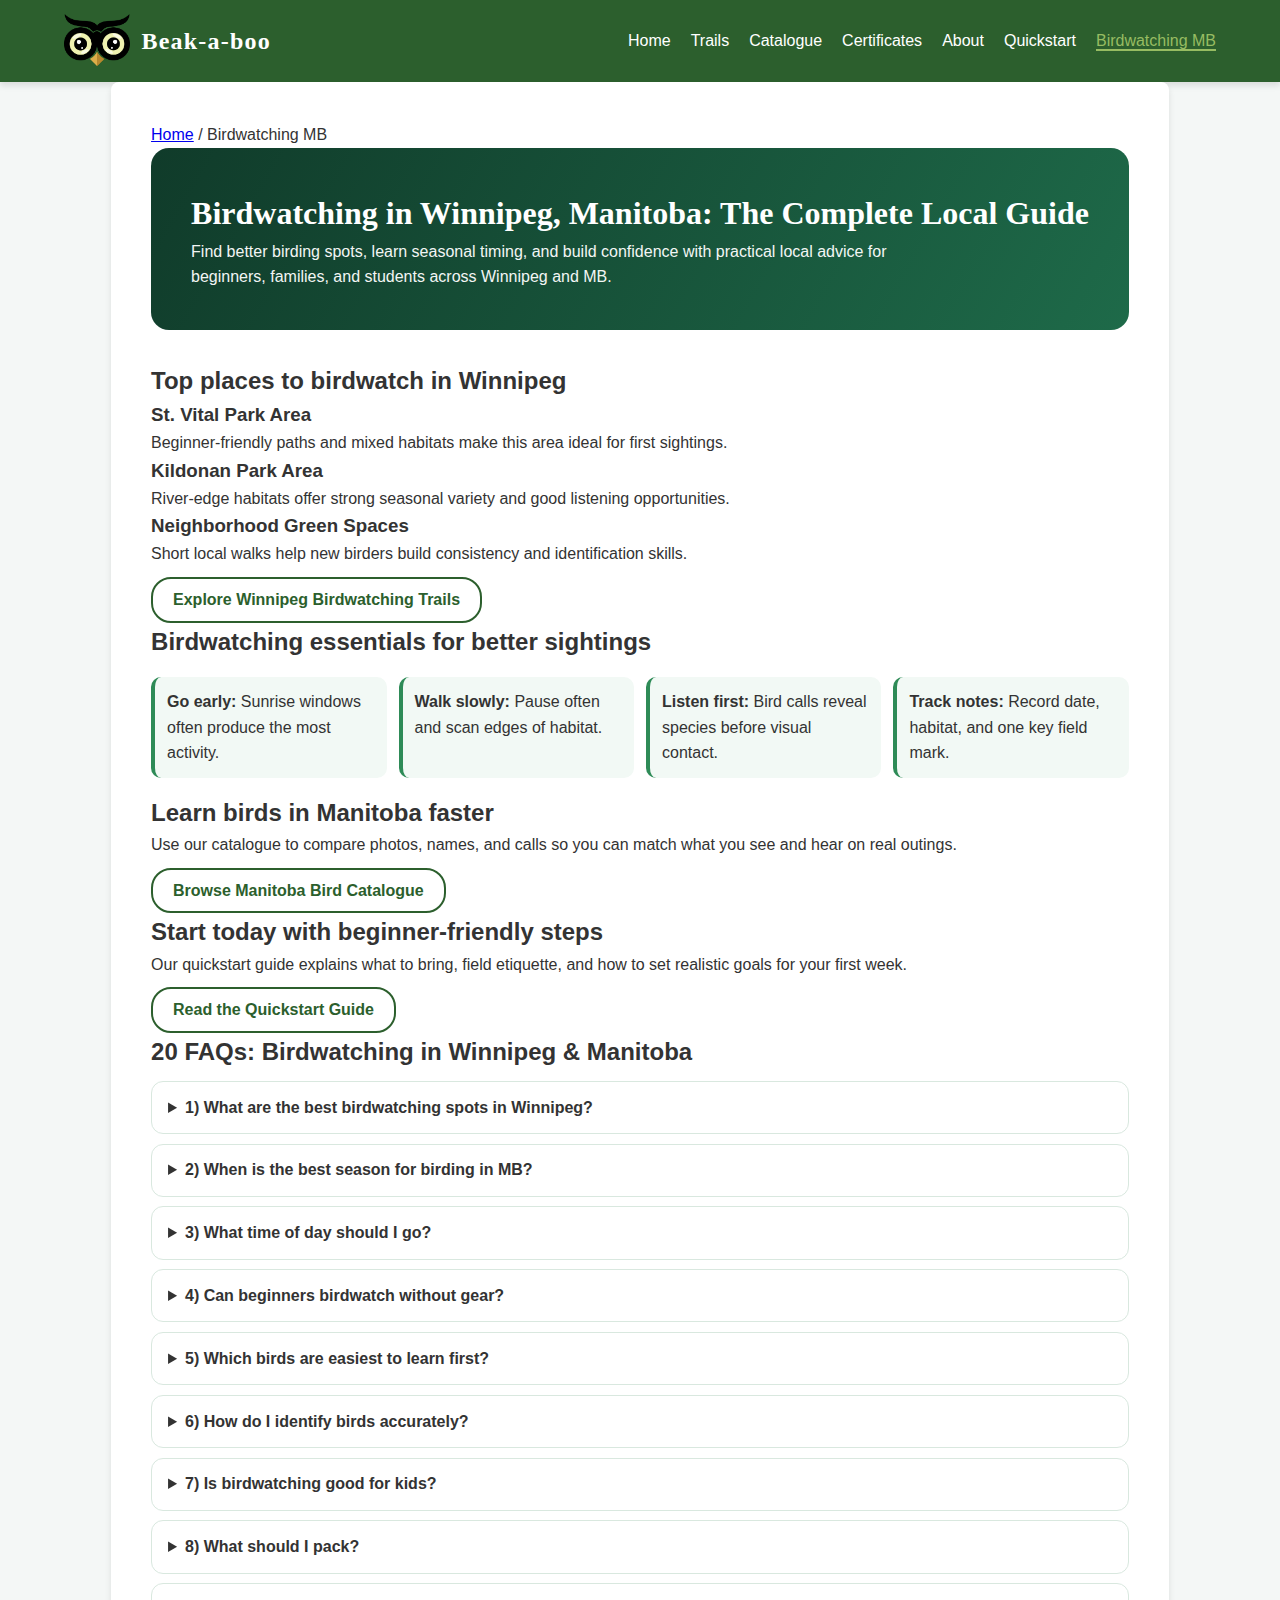
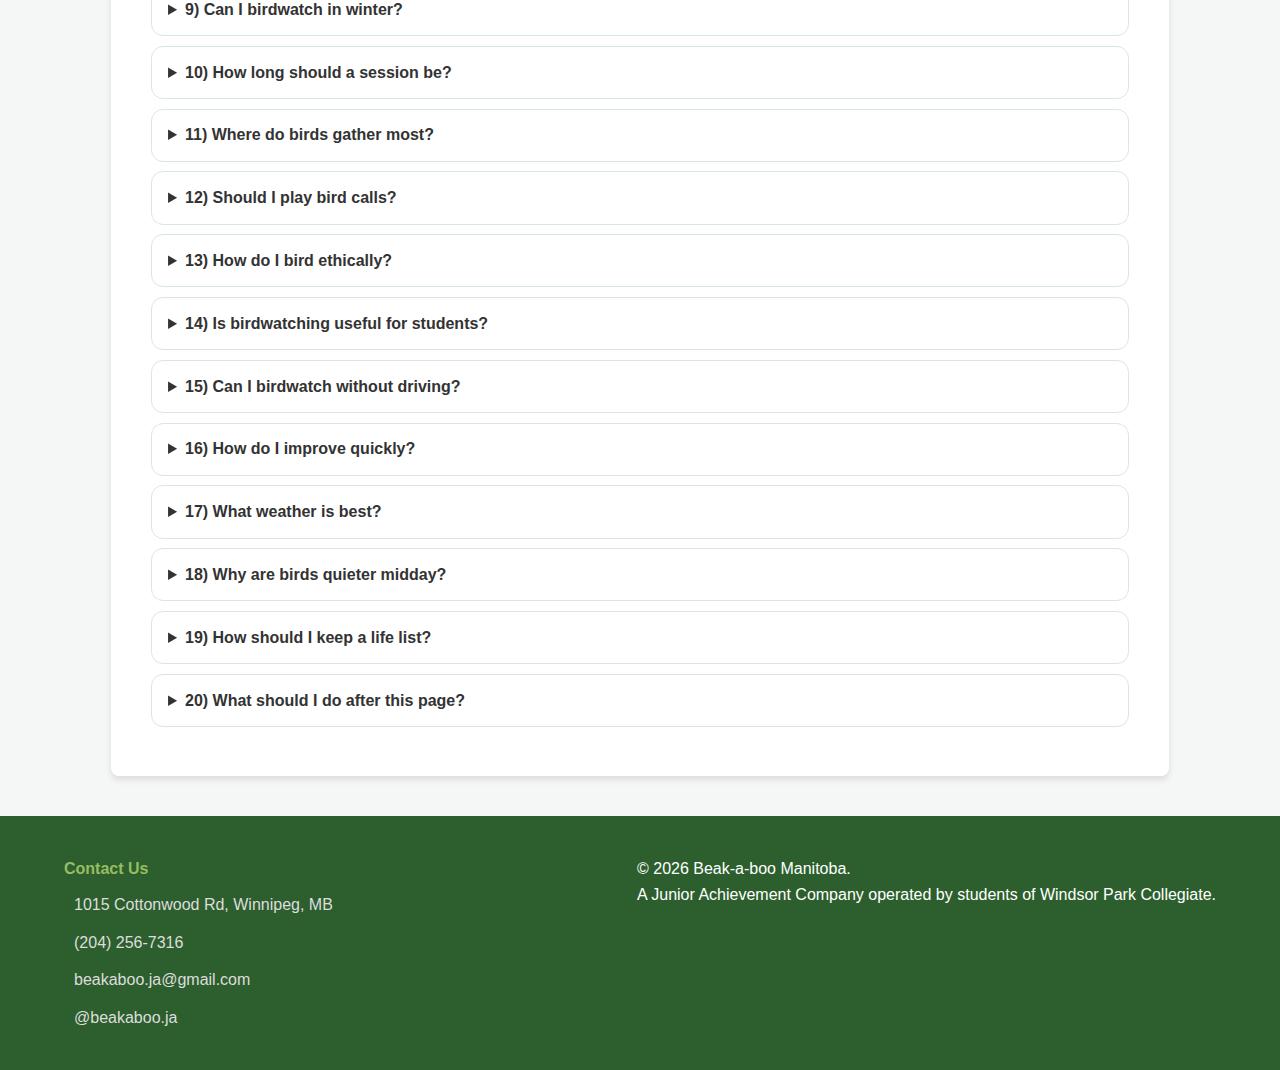
<file: birdwatching-mb/index.html>
<!DOCTYPE html>
<html lang="en">
<head>
    <meta charset="UTF-8">
    <meta name="viewport" content="width=device-width, initial-scale=1.0">
    <title>Birdwatching Winnipeg, Manitoba (MB) Guide | Best Birding Spots, Seasons & Tips</title>
    <meta name="description" content="The ultimate Winnipeg and Manitoba birdwatching guide: top birding spots, seasonal timing, beginner gear checklist, ethics, safety, and 20 expert FAQs to help you find more birds.">
    <link rel="canonical" href="https://beakaboo.ca/birdwatching-mb/">
    <meta name="robots" content="index, follow, max-image-preview:large, max-snippet:-1, max-video-preview:-1">
    <meta name="keywords" content="birdwatching Winnipeg, birdwatching Manitoba, birding MB, Winnipeg birding spots, best birdwatching trails Winnipeg, beginner birdwatching Manitoba, birds in Winnipeg">

    <meta property="og:type" content="website">
    <meta property="og:title" content="Birdwatching Winnipeg & Manitoba: Complete Local Guide">
    <meta property="og:description" content="Explore the best places to birdwatch in Winnipeg, learn what to bring, when to go, and how to spot birds faster with local tips and FAQs.">
    <meta property="og:url" content="https://beakaboo.ca/birdwatching-mb/">
    <meta property="og:image" content="https://beakaboo.ca/assets/images/hero-owl.jpg">

    <meta name="twitter:card" content="summary_large_image">
    <meta name="twitter:title" content="Birdwatching Winnipeg, MB | Complete Beginner-to-Intermediate Guide">
    <meta name="twitter:description" content="Plan better birding days in Winnipeg and Manitoba with local spots, migration timing, and practical field tips.">
    <meta name="twitter:image" content="https://beakaboo.ca/assets/images/hero-owl.jpg">

    <link rel="preconnect" href="https://fonts.googleapis.com">
    <link rel="preconnect" href="https://fonts.gstatic.com" crossorigin>
    <link rel="stylesheet" href="../assets/css/style.css">
    <link href="https://fonts.googleapis.com/css2?family=Roboto:wght@400;500;700&family=Playfair+Display:wght@400;700&display=swap" rel="stylesheet">
    <link rel="stylesheet" href="https://cdnjs.cloudflare.com/ajax/libs/font-awesome/6.0.0/css/all.min.css">
    <link rel="icon" type="image/png" href="../assets/images/logo.png">

    <script type="application/ld+json">{"@context":"https://schema.org","@type":"CollectionPage","name":"Birdwatching Winnipeg & Manitoba Guide","url":"https://beakaboo.ca/birdwatching-mb/","description":"Comprehensive local guide to birdwatching in Winnipeg and Manitoba.","isPartOf":{"@type":"WebSite","name":"Beak-a-boo","url":"https://beakaboo.ca/"},"about":{"@type":"Place","name":"Winnipeg, Manitoba"}}</script>
    <script type="application/ld+json">{"@context":"https://schema.org","@type":"BreadcrumbList","itemListElement":[{"@type":"ListItem","position":1,"name":"Home","item":"https://beakaboo.ca/"},{"@type":"ListItem","position":2,"name":"Birdwatching MB","item":"https://beakaboo.ca/birdwatching-mb/"}]}</script>
    <script type="application/ld+json">{"@context":"https://schema.org","@type":"FAQPage","mainEntity":[
      {"@type":"Question","name":"What are the best birdwatching spots in Winnipeg?","acceptedAnswer":{"@type":"Answer","text":"Popular starting points include St. Vital Park, Kildonan Park, and other riverside or mixed-habitat city green spaces."}},
      {"@type":"Question","name":"When is peak birdwatching season in Manitoba?","acceptedAnswer":{"@type":"Answer","text":"Spring and fall migration typically offer the highest variety of species, while summer is great for learning local residents."}},
      {"@type":"Question","name":"What time of day is best for birdwatching?","acceptedAnswer":{"@type":"Answer","text":"Early morning is usually best because birds are most active and vocal soon after sunrise."}},
      {"@type":"Question","name":"Do I need binoculars to start birdwatching?","acceptedAnswer":{"@type":"Answer","text":"No. You can start with your eyes and ears, then add entry-level binoculars as you build confidence."}},
      {"@type":"Question","name":"Which birds are common for beginners in Winnipeg?","acceptedAnswer":{"@type":"Answer","text":"Beginners often spot robins, sparrows, chickadees, blackbirds, geese, ducks, and gulls depending on habitat and season."}},
      {"@type":"Question","name":"How can I identify birds more accurately?","acceptedAnswer":{"@type":"Answer","text":"Use size, shape, behavior, habitat, and call together rather than relying on color alone."}},
      {"@type":"Question","name":"Is birdwatching family-friendly?","acceptedAnswer":{"@type":"Answer","text":"Yes. Short, quiet park walks with simple goals are ideal for children and new birders."}},
      {"@type":"Question","name":"What should I bring on a birdwatching walk?","acceptedAnswer":{"@type":"Answer","text":"Comfortable shoes, weather-appropriate layers, water, a notebook, and optional binoculars."}},
      {"@type":"Question","name":"Can I birdwatch in winter in Manitoba?","acceptedAnswer":{"@type":"Answer","text":"Yes. Winter birding can be rewarding, with hardy resident species and fewer crowds."}},
      {"@type":"Question","name":"How long should a beginner birding session be?","acceptedAnswer":{"@type":"Answer","text":"Start with 20 to 45 minutes to stay focused and make learning enjoyable."}},
      {"@type":"Question","name":"What habitats should I look for in Winnipeg?","acceptedAnswer":{"@type":"Answer","text":"Look for edges between trees, open grass, and water where species diversity is often higher."}},
      {"@type":"Question","name":"Should I use bird calls to attract birds?","acceptedAnswer":{"@type":"Answer","text":"Use caution and avoid overuse, especially during nesting season, to minimize stress on wildlife."}},
      {"@type":"Question","name":"How do I bird ethically?","acceptedAnswer":{"@type":"Answer","text":"Keep distance from nests, stay on marked paths, minimize noise, and never feed wild birds processed food."}},
      {"@type":"Question","name":"Is birdwatching good for student learning?","acceptedAnswer":{"@type":"Answer","text":"Yes. It supports observation skills, patience, environmental awareness, and field-note practice."}},
      {"@type":"Question","name":"Can I birdwatch without a car in Winnipeg?","acceptedAnswer":{"@type":"Answer","text":"Yes. Many parks and neighborhood green spaces are accessible for short local sessions."}},
      {"@type":"Question","name":"How do I improve at birding quickly?","acceptedAnswer":{"@type":"Answer","text":"Visit the same spots regularly and learn a few common species deeply before adding rarer birds."}},
      {"@type":"Question","name":"What weather is best for birdwatching?","acceptedAnswer":{"@type":"Answer","text":"Calm, mild mornings are typically best; strong winds and heavy rain can reduce visible activity."}},
      {"@type":"Question","name":"Why do birds seem quieter midday?","acceptedAnswer":{"@type":"Answer","text":"Many species reduce activity in brighter, warmer hours and become more active again later."}},
      {"@type":"Question","name":"How do beginners keep a bird list?","acceptedAnswer":{"@type":"Answer","text":"Record date, place, habitat, and one field mark for each sighting to improve retention."}},
      {"@type":"Question","name":"Where can I continue learning after this guide?","acceptedAnswer":{"@type":"Answer","text":"Use Beak-a-boo trails, catalogue, and quickstart pages for practical next steps in Manitoba birding."}}
    ]}</script>
    <style>
      .mb-hero{background:linear-gradient(120deg,#103b2a,#1e6a49);color:#fff;padding:2.5rem;border-radius:18px;margin-bottom:2rem}
      .mb-hero p{opacity:.95;max-width:760px}
      .faq-grid details{background:#fff;border:1px solid #d9e8df;border-radius:12px;padding:.8rem 1rem;margin:.6rem 0}
      .faq-grid summary{font-weight:700;cursor:pointer}
      .pill-grid{display:grid;grid-template-columns:repeat(auto-fit,minmax(210px,1fr));gap:12px;margin:1rem 0}
      .pill{background:#f2f9f5;border-left:4px solid #2e8b57;padding:12px;border-radius:10px}
    </style>
</head>
<body>
    <a class="skip-link" href="#main-content">Skip to main content</a>
    <header>
        <div class="logo"><img src="../assets/images/logo.png" alt="Beak-a-boo Logo" class="logo-img">Beak-a-boo</div>
        <nav aria-label="Primary">
            <ul class="nav-links">
                <li><a href="../">Home</a></li><li><a href="../trails/">Trails</a></li><li><a href="../catalogue/">Catalogue</a></li><li><a href="../certificates/">Certificates</a></li><li><a href="../about/">About</a></li><li><a href="../quickstart/">Quickstart</a></li><li><a href="../birdwatching-mb/" class="active">Birdwatching MB</a></li>
            </ul>
        </nav>
    </header>
    <main id="main-content" class="content-section seo-landing">
        <p class="crumbs"><a href="../">Home</a> / Birdwatching MB</p>
        <section class="mb-hero">
          <h1 class="playfair-font">Birdwatching in Winnipeg, Manitoba: The Complete Local Guide</h1>
          <p>Find better birding spots, learn seasonal timing, and build confidence with practical local advice for beginners, families, and students across Winnipeg and MB.</p>
        </section>

        <section>
          <h2>Top places to birdwatch in Winnipeg</h2>
          <div class="local-grid">
            <article class="local-card"><h3>St. Vital Park Area</h3><p>Beginner-friendly paths and mixed habitats make this area ideal for first sightings.</p></article>
            <article class="local-card"><h3>Kildonan Park Area</h3><p>River-edge habitats offer strong seasonal variety and good listening opportunities.</p></article>
            <article class="local-card"><h3>Neighborhood Green Spaces</h3><p>Short local walks help new birders build consistency and identification skills.</p></article>
          </div>
          <p><a href="../trails/" class="btn-secondary">Explore Winnipeg Birdwatching Trails</a></p>
        </section>

        <section><h2>Birdwatching essentials for better sightings</h2>
          <div class="pill-grid"><div class="pill"><strong>Go early:</strong> Sunrise windows often produce the most activity.</div><div class="pill"><strong>Walk slowly:</strong> Pause often and scan edges of habitat.</div><div class="pill"><strong>Listen first:</strong> Bird calls reveal species before visual contact.</div><div class="pill"><strong>Track notes:</strong> Record date, habitat, and one key field mark.</div></div>
        </section>

        <section><h2>Learn birds in Manitoba faster</h2><p>Use our catalogue to compare photos, names, and calls so you can match what you see and hear on real outings.</p><p><a href="../catalogue/" class="btn-secondary">Browse Manitoba Bird Catalogue</a></p></section>
        <section><h2>Start today with beginner-friendly steps</h2><p>Our quickstart guide explains what to bring, field etiquette, and how to set realistic goals for your first week.</p><p><a href="../quickstart/" class="btn-secondary">Read the Quickstart Guide</a></p></section>

        <section class="faq-grid" aria-label="Birdwatching Winnipeg FAQs">
          <h2>20 FAQs: Birdwatching in Winnipeg & Manitoba</h2>
          <details><summary>1) What are the best birdwatching spots in Winnipeg?</summary><p>St. Vital Park, Kildonan Park, and nearby mixed-habitat green spaces are strong options.</p></details>
          <details><summary>2) When is the best season for birding in MB?</summary><p>Spring and fall migrations are best for variety; summer is excellent for beginners.</p></details>
          <details><summary>3) What time of day should I go?</summary><p>Early morning usually provides the highest activity and most calls.</p></details>
          <details><summary>4) Can beginners birdwatch without gear?</summary><p>Yes—start with eyes and ears, then add binoculars later.</p></details>
          <details><summary>5) Which birds are easiest to learn first?</summary><p>Start with common local birds like robins, sparrows, geese, ducks, and chickadees.</p></details>
          <details><summary>6) How do I identify birds accurately?</summary><p>Use shape, size, habitat, behavior, and voice together.</p></details>
          <details><summary>7) Is birdwatching good for kids?</summary><p>Yes. Keep outings short, quiet, and focused on 3–5 target birds.</p></details>
          <details><summary>8) What should I pack?</summary><p>Comfortable shoes, layers, water, notebook, and optional binoculars.</p></details>
          <details><summary>9) Can I birdwatch in winter?</summary><p>Absolutely. Winter birding can still be very productive in Manitoba.</p></details>
          <details><summary>10) How long should a session be?</summary><p>20 to 45 minutes is ideal for beginners.</p></details>
          <details><summary>11) Where do birds gather most?</summary><p>Edges of water, shrubs, and trees often produce the most sightings.</p></details>
          <details><summary>12) Should I play bird calls?</summary><p>Use sparingly and avoid overuse to reduce stress on birds.</p></details>
          <details><summary>13) How do I bird ethically?</summary><p>Keep distance from nests, stay on paths, and avoid disturbing habitat.</p></details>
          <details><summary>14) Is birdwatching useful for students?</summary><p>It strengthens observation, patience, and field-note skills.</p></details>
          <details><summary>15) Can I birdwatch without driving?</summary><p>Yes. Many local Winnipeg spots are suitable for quick neighborhood visits.</p></details>
          <details><summary>16) How do I improve quickly?</summary><p>Repeat the same trail weekly and master common species first.</p></details>
          <details><summary>17) What weather is best?</summary><p>Calm, mild mornings usually outperform windy or rainy periods.</p></details>
          <details><summary>18) Why are birds quieter midday?</summary><p>Many species reduce activity during brighter, warmer hours.</p></details>
          <details><summary>19) How should I keep a life list?</summary><p>Track date, location, habitat, and one confirming field mark per sighting.</p></details>
          <details><summary>20) What should I do after this page?</summary><p>Use our Trails, Catalogue, and Quickstart sections to keep progressing.</p></details>
        </section>
    </main>
    <footer><div class="footer-content"><div class="footer-section contact"><h4>Contact Us</h4><div class="contact-links"><a href="https://maps.app.goo.gl/Lw7CaeraoMKw8FSv7" target="_blank" rel="noopener"><i class="fa-solid fa-map-marker-alt"></i> 1015 Cottonwood Rd, Winnipeg, MB</a><a href="tel:2042567316"><i class="fa-solid fa-phone"></i> (204) 256-7316</a><a href="mailto:beakaboo.ja@gmail.com"><i class="fa-solid fa-envelope"></i> beakaboo.ja@gmail.com</a><a href="https://www.instagram.com/beakaboo.ja/" target="_blank" rel="noopener"><i class="fa-brands fa-instagram"></i> @beakaboo.ja</a></div></div><div class="footer-section ja-info"><p>© 2026 Beak-a-boo Manitoba.</p><p>A Junior Achievement Company operated by students of Windsor Park Collegiate.</p></div></div></footer>
</body>
</html>
</file>
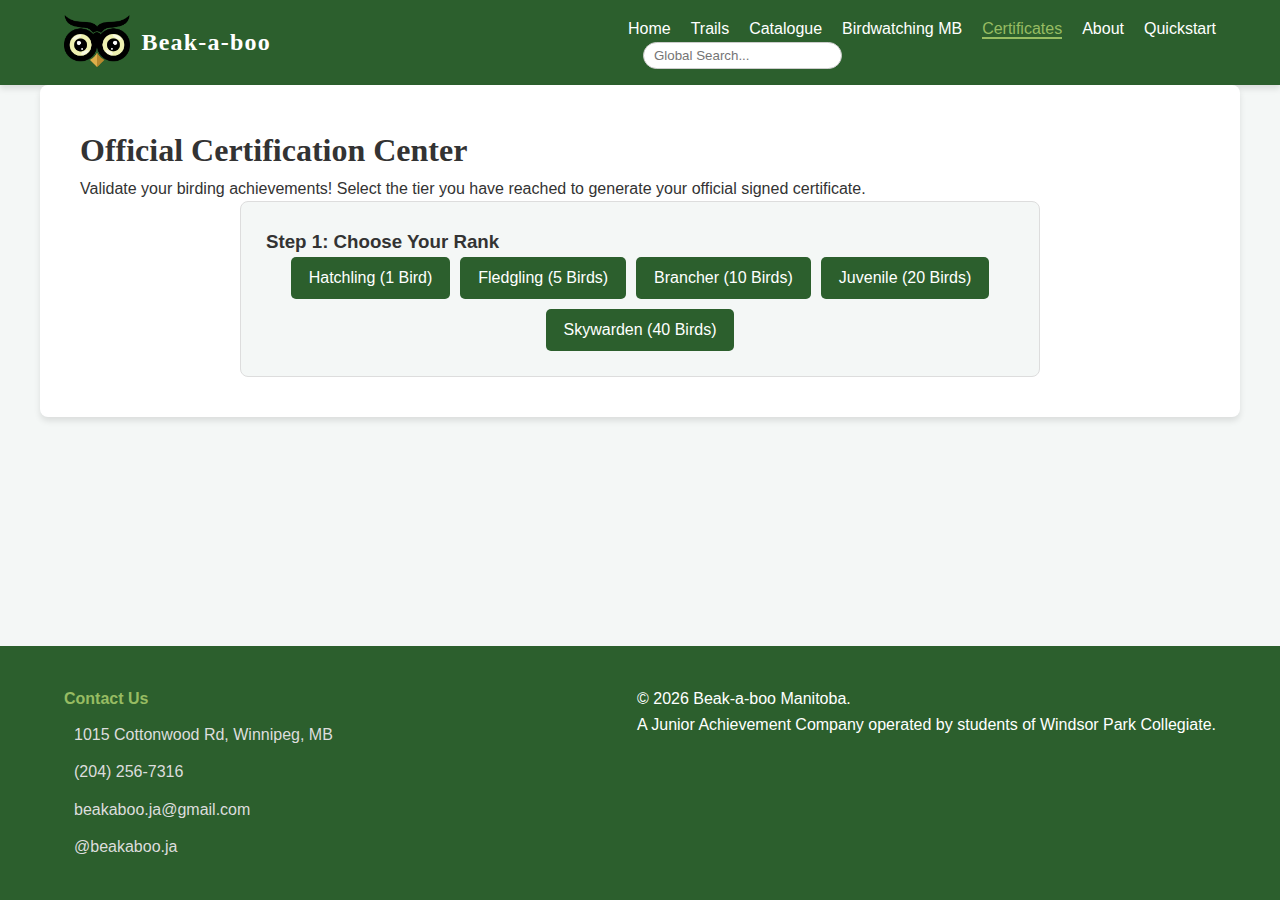
<file: certificates/index.html>
<!DOCTYPE html>
<html lang="en">
<head>
    <meta charset="UTF-8">
    <meta name="viewport" content="width=device-width, initial-scale=1.0">
    <meta name="description" content="Generate a personalized Beak-a-boo certificate as you complete birdwatching milestones from hatchling to skywarden.">
    <link rel="canonical" href="https://beakaboo.ca/certificates/">
    <title>Birdwatching Certificates | Beak-a-boo</title>
    <meta property="og:type" content="website">
    <meta property="og:title" content="Birdwatching Certificates | Beak-a-boo">
    <meta property="og:description" content="Generate a personalized Beak-a-boo certificate as you complete birdwatching milestones from hatchling to skywarden.">
    <meta property="og:url" content="https://beakaboo.ca/certificates/">
    <meta property="og:image" content="https://beakaboo.ca/assets/images/logo.png">
    <meta name="twitter:card" content="summary_large_image">
    <meta name="twitter:title" content="Birdwatching Certificates | Beak-a-boo">
    <meta name="twitter:description" content="Generate a personalized Beak-a-boo certificate as you complete birdwatching milestones from hatchling to skywarden.">
    <meta name="twitter:image" content="https://beakaboo.ca/assets/images/logo.png">
    <link rel="preconnect" href="https://fonts.googleapis.com">
    <link rel="preconnect" href="https://fonts.gstatic.com" crossorigin>
    <link rel="stylesheet" href="../assets/css/style.css">
    <link href="https://fonts.googleapis.com/css2?family=Cinzel+Decorative:wght@700&family=Great+Vibes&family=Playfair+Display:wght@400;700&family=Roboto:wght@400;500&display=swap" rel="stylesheet">
    <link rel="stylesheet" href="https://cdnjs.cloudflare.com/ajax/libs/font-awesome/6.0.0/css/all.min.css">
    <script src="../assets/js/birds.js" defer></script>
    <link rel="manifest" href="../manifest.json">
    <link rel="icon" type="image/png" href="../assets/images/logo.png">
    <link rel="apple-touch-icon" href="../assets/images/logo.png">
    <script defer data-domain="beakaboo.ca" src="https://plausible.io/js/script.js"></script>
</head>
<body>
    <a class="skip-link" href="#main-content">Skip to main content</a>

    <header>
        <div class="logo">
            <img src="../assets/images/logo.png" alt="Beak-a-boo Logo" class="logo-img">
            Beak-a-boo
        </div>
        <nav aria-label="Primary">
                        <ul class="nav-links">
                <li><a href="../">Home</a></li>
                <li><a href="../trails/">Trails</a></li>
                <li><a href="../catalogue/">Catalogue</a></li>
                <li><a href="../birdwatching-mb/">Birdwatching MB</a></li>
                <li><a href="../certificates/" class="active">Certificates</a></li>
                <li><a href="../about/">About</a></li>
                <li><a href="../quickstart/">Quickstart</a></li>
            </ul>
        </nav>
        
        
        


        
    </header>

    <main id="main-content">
        <section class="content-section certificate-page">
            <h1 class="playfair-font">Official Certification Center</h1>
            <p class="intro-text">Validate your birding achievements! Select the tier you have reached to generate your official signed certificate.</p>
            
            <div class="steps-container">
                <div class="step-box">
                    <h3>Step 1: Choose Your Rank</h3>
                    <div class="certificate-buttons">
                        <button class="cert-btn" data-cert-type="Hatchling">Hatchling (1 Bird)</button>
                        <button class="cert-btn" data-cert-type="Fledgling">Fledgling (5 Birds)</button>
                        <button class="cert-btn" data-cert-type="Brancher">Brancher (10 Birds)</button>
                        <button class="cert-btn" data-cert-type="Juvenile">Juvenile (20 Birds)</button>
                        <button class="cert-btn" data-cert-type="Skywarden">Skywarden (40 Birds)</button>
                    </div>
                </div>

                <div id="cert-oath-area" class="step-box hidden fade-in">
                    <h3>Step 2: The Birder's Oath</h3>
                    <p class="oath-text">
                        "I, <span id="oath-name-placeholder">[Your Name]</span>, do solemnly swear that I have honestly spotted and identified the required birds in the wild."
                    </p>
                    
                    <div class="input-group">
                        <label for="user-name-input">Enter Your Full Name:</label>
                        <input type="text" id="user-name-input" placeholder="e.g. Jane Doe" maxlength="32">
                    </div>

                    <div id="hatchling-prompt" class="input-group hidden">
                        <label for="hatchling-bird-select">Which bird was your first find?</label>
                        <select id="hatchling-bird-select">
                            </select>
                    </div>

                    <div id="error-message" class="error-msg"></div>
                    
                    <button id="oath-confirm-btn" class="cta-button">Generate Certificate</button>
                </div>
            </div>

            <div class="canvas-container">
                <canvas id="certificate-canvas" class="hidden"></canvas>
                <div id="download-container" class="download-container hidden">
                    <button id="btn-download" class="btn-download"><i class="fa-solid fa-download"></i> Download Certificate</button>
                </div>
            </div>
        </section>
    </main>

    <footer>
        <div class="footer-content">
            <div class="footer-section contact">
                <h4>Contact Us</h4>
                <div class="contact-links">
                    <a href="https://maps.app.goo.gl/Lw7CaeraoMKw8FSv7" target="_blank" rel="noopener"><i class="fa-solid fa-map-marker-alt"></i> 1015 Cottonwood Rd, Winnipeg, MB</a>
                    <a href="tel:2042567316"><i class="fa-solid fa-phone"></i> (204) 256-7316</a>
                    <a href="mailto:beakaboo.ja@gmail.com"><i class="fa-solid fa-envelope"></i> beakaboo.ja@gmail.com</a>
                    <a href="https://www.instagram.com/beakaboo.ja/" target="_blank" rel="noopener"><i class="fa-brands fa-instagram"></i> @beakaboo.ja</a>
                </div>
            </div>
            <div class="footer-section ja-info">
                <p>© 2026 Beak-a-boo Manitoba.</p>
                <p>A Junior Achievement Company operated by students of Windsor Park Collegiate.</p>
            </div>
        </div>
    </footer>

    <script src="../assets/js/script.js" defer></script>
    <script src="https://cdnjs.cloudflare.com/ajax/libs/gsap/3.12.2/gsap.min.js"></script>
    <script>
if ('serviceWorker' in navigator) {
  window.addEventListener('load', function() {
    navigator.serviceWorker.register('/sw.js').then(function(registration) {
      console.log('ServiceWorker registration successful');
    });
  });
}
</script>
    <script src="https://cdn.jsdelivr.net/npm/canvas-confetti@1.6.0/dist/confetti.browser.min.js"></script>
</body>
</html>
</file>
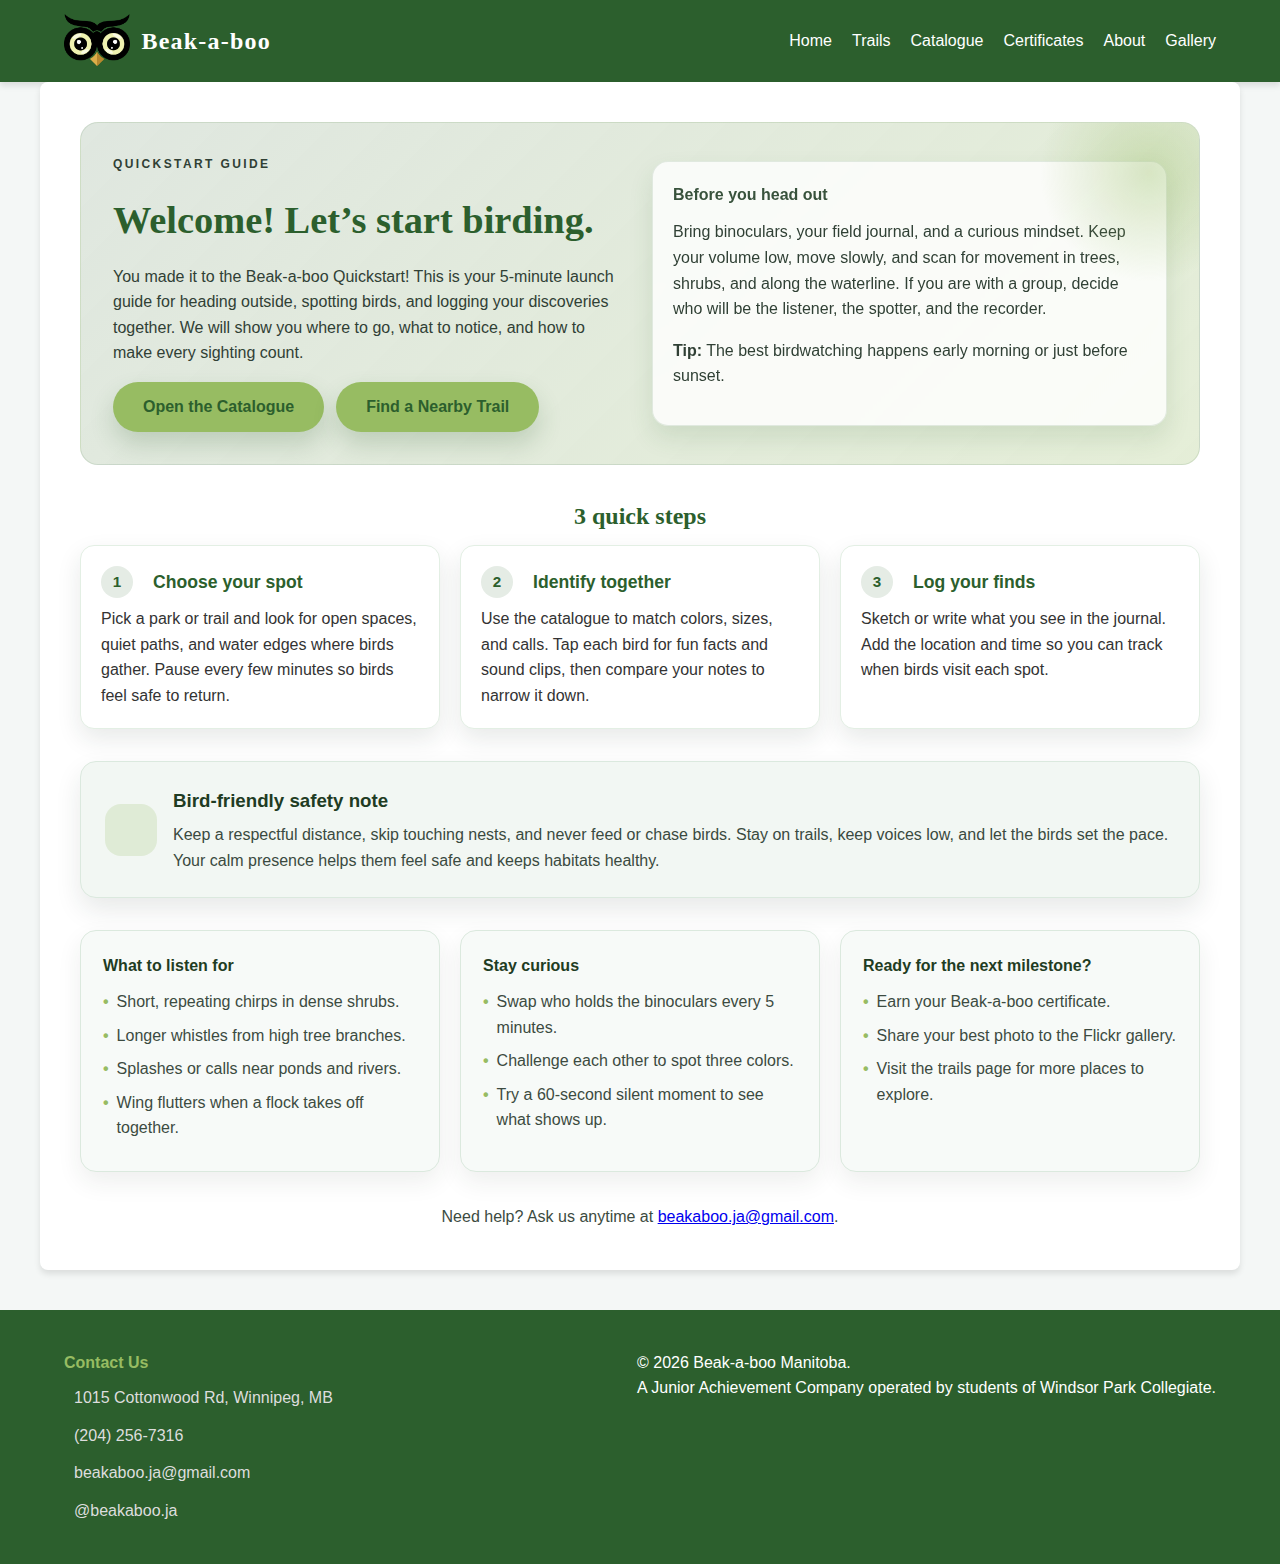
<file: quickstart/index.html>
<!DOCTYPE html>
<html lang="en">
<head>
    <meta charset="UTF-8">
    <meta name="viewport" content="width=device-width, initial-scale=1.0">
    <meta name="description" content="Use this 5-minute quickstart to begin birdwatching with kids, identify local species, and log sightings confidently.">
    <link rel="canonical" href="https://beakaboo.ca/quickstart/">
    <title>Quickstart Guide | Beak-a-boo Birdwatching</title>
    <meta property="og:type" content="website">
    <meta property="og:title" content="Quickstart Guide | Beak-a-boo Birdwatching">
    <meta property="og:description" content="Use this 5-minute quickstart to begin birdwatching with kids, identify local species, and log sightings confidently.">
    <meta property="og:url" content="https://beakaboo.ca/quickstart/">
    <meta property="og:image" content="https://beakaboo.ca/assets/images/logo.png">
    <meta name="twitter:card" content="summary_large_image">
    <meta name="twitter:title" content="Quickstart Guide | Beak-a-boo Birdwatching">
    <meta name="twitter:description" content="Use this 5-minute quickstart to begin birdwatching with kids, identify local species, and log sightings confidently.">
    <meta name="twitter:image" content="https://beakaboo.ca/assets/images/logo.png">
    <link rel="preconnect" href="https://fonts.googleapis.com">
    <link rel="preconnect" href="https://fonts.gstatic.com" crossorigin>
    <link rel="stylesheet" href="../assets/css/style.css">
    <link href="https://fonts.googleapis.com/css2?family=Roboto:wght@400;500;700&family=Playfair+Display:wght@400;700&display=swap" rel="stylesheet">
    <link rel="stylesheet" href="https://cdnjs.cloudflare.com/ajax/libs/font-awesome/6.0.0/css/all.min.css">
    <link rel="manifest" href="../manifest.json">
    <link rel="icon" type="image/png" href="../assets/images/logo.png">
    <link rel="apple-touch-icon" href="../assets/images/logo.png">
</head>
<body>
    <a class="skip-link" href="#main-content">Skip to main content</a>

    <header>
        <div class="logo">
            <img src="../assets/images/logo.png" alt="Beak-a-boo Logo" class="logo-img">
            Beak-a-boo
        </div>
        <nav aria-label="Primary">
            <ul class="nav-links">
                <li><a href="../">Home</a></li>
                <li><a href="../trails/">Trails</a></li>
                <li><a href="../catalogue/">Catalogue</a></li>
                <li><a href="../certificates/">Certificates</a></li>
                <li><a href="../about/">About</a></li>
                <li><a href="https://www.flickr.com/groups/14879687@N25/pool/#" target="_blank" rel="noopener">Gallery <i class="fa-brands fa-flickr"></i></a></li>
            </ul>
        </nav>
    </header>

    <main id="main-content">
        <section class="content-section quickstart-section">
            <div class="quickstart-hero">
                <div>
                    <p class="quickstart-eyebrow">Quickstart Guide</p>
                    <h1 class="playfair-font">Welcome! Let’s start birding.</h1>
                    <p>
                        You made it to the Beak-a-boo Quickstart! This is your 5-minute launch guide for heading outside, spotting birds, and logging
                        your discoveries together. We will show
                        you where to go, what to notice, and how to make every sighting count.
                    </p>
                    <div class="quickstart-actions">
                        <a class="cta-button" href="../catalogue/">Open the Catalogue</a>
                        <a class="cta-button" href="../trails/">Find a Nearby Trail</a>
                    </div>
                </div>
                <div class="quickstart-tip-card">
                    <p class="section-subtitle">Before you head out</p>
                    <p>
                        Bring binoculars, your field journal, and a curious mindset. Keep your volume low, move slowly, and scan for movement in trees,
                        shrubs, and along the waterline. If you are with a group, decide who will be the listener, the spotter, and the recorder.
                    </p>
                    <p>
                        <strong>Tip:</strong> The best birdwatching happens early morning or just before sunset.
                    </p>
                </div>
            </div>

            <div>
                <h2 class="section-title playfair-font">3 quick steps</h2>
                <div class="quickstart-steps">
                    <div class="quickstart-step">
                        <h3><span class="quickstart-step-number">1</span><i class="fa-solid fa-location-dot"></i> Choose your spot</h3>
                        <p>Pick a park or trail and look for open spaces, quiet paths, and water edges where birds gather. Pause every few minutes so birds feel safe to return.</p>
                    </div>
                    <div class="quickstart-step">
                        <h3><span class="quickstart-step-number">2</span><i class="fa-solid fa-binoculars"></i> Identify together</h3>
                        <p>Use the catalogue to match colors, sizes, and calls. Tap each bird for fun facts and sound clips, then compare your notes to narrow it down.</p>
                    </div>
                    <div class="quickstart-step">
                        <h3><span class="quickstart-step-number">3</span><i class="fa-solid fa-book-open"></i> Log your finds</h3>
                        <p>Sketch or write what you see in the journal. Add the location and time so you can track when birds visit each spot.</p>
                    </div>
                </div>
            </div>

            <div class="quickstart-warning">
                <div class="quickstart-warning-icon">
                    <i class="fa-solid fa-shield-heart"></i>
                </div>
                <div>
                    <h3>Bird-friendly safety note</h3>
                    <p>
                        Keep a respectful distance, skip touching nests, and never feed or chase birds. Stay on trails, keep voices low, and let the birds
                        set the pace. Your calm presence helps them feel safe and keeps habitats healthy.
                    </p>
                </div>
            </div>

            <div class="quickstart-cards">
                <div class="quickstart-card">
                    <h4>What to listen for</h4>
                    <ul>
                        <li>Short, repeating chirps in dense shrubs.</li>
                        <li>Longer whistles from high tree branches.</li>
                        <li>Splashes or calls near ponds and rivers.</li>
                        <li>Wing flutters when a flock takes off together.</li>
                    </ul>
                </div>
                <div class="quickstart-card">
                    <h4>Stay curious</h4>
                    <ul>
                        <li>Swap who holds the binoculars every 5 minutes.</li>
                        <li>Challenge each other to spot three colors.</li>
                        <li>Try a 60-second silent moment to see what shows up.</li>
                    </ul>
                </div>
                <div class="quickstart-card">
                    <h4>Ready for the next milestone?</h4>
                    <ul>
                        <li>Earn your Beak-a-boo certificate.</li>
                        <li>Share your best photo to the Flickr gallery.</li>
                        <li>Visit the trails page for more places to explore.</li>
                    </ul>
                </div>
            </div>

            <p class="quickstart-footer">Need help? Ask us anytime at <a href="mailto:beakaboo.ja@gmail.com">beakaboo.ja@gmail.com</a>.</p>
        </section>
    </main>

    <footer>
        <div class="footer-content">
            <div class="footer-section contact">
                <h4>Contact Us</h4>
                <div class="contact-links">
                    <a href="https://maps.app.goo.gl/Lw7CaeraoMKw8FSv7" target="_blank" rel="noopener"><i class="fa-solid fa-map-marker-alt"></i> 1015 Cottonwood Rd, Winnipeg, MB</a>
                    <a href="tel:2042567316"><i class="fa-solid fa-phone"></i> (204) 256-7316</a>
                    <a href="mailto:beakaboo.ja@gmail.com"><i class="fa-solid fa-envelope"></i> beakaboo.ja@gmail.com</a>
                    <a href="https://www.instagram.com/beakaboo.ja/" target="_blank" rel="noopener"><i class="fa-brands fa-instagram"></i> @beakaboo.ja</a>
                </div>
            </div>
            <div class="footer-section ja-info">
                <p>© 2026 Beak-a-boo Manitoba.</p>
                <p>A Junior Achievement Company operated by students of Windsor Park Collegiate.</p>
            </div>
        </div>
    </footer>
    <script src="https://cdnjs.cloudflare.com/ajax/libs/gsap/3.12.2/gsap.min.js"></script>
    <script>
if ('serviceWorker' in navigator) {
  window.addEventListener('load', function() {
    navigator.serviceWorker.register('/sw.js').then(function(registration) {
      console.log('ServiceWorker registration successful');
    });
  });
}
</script>
</body>
</html>
</file>
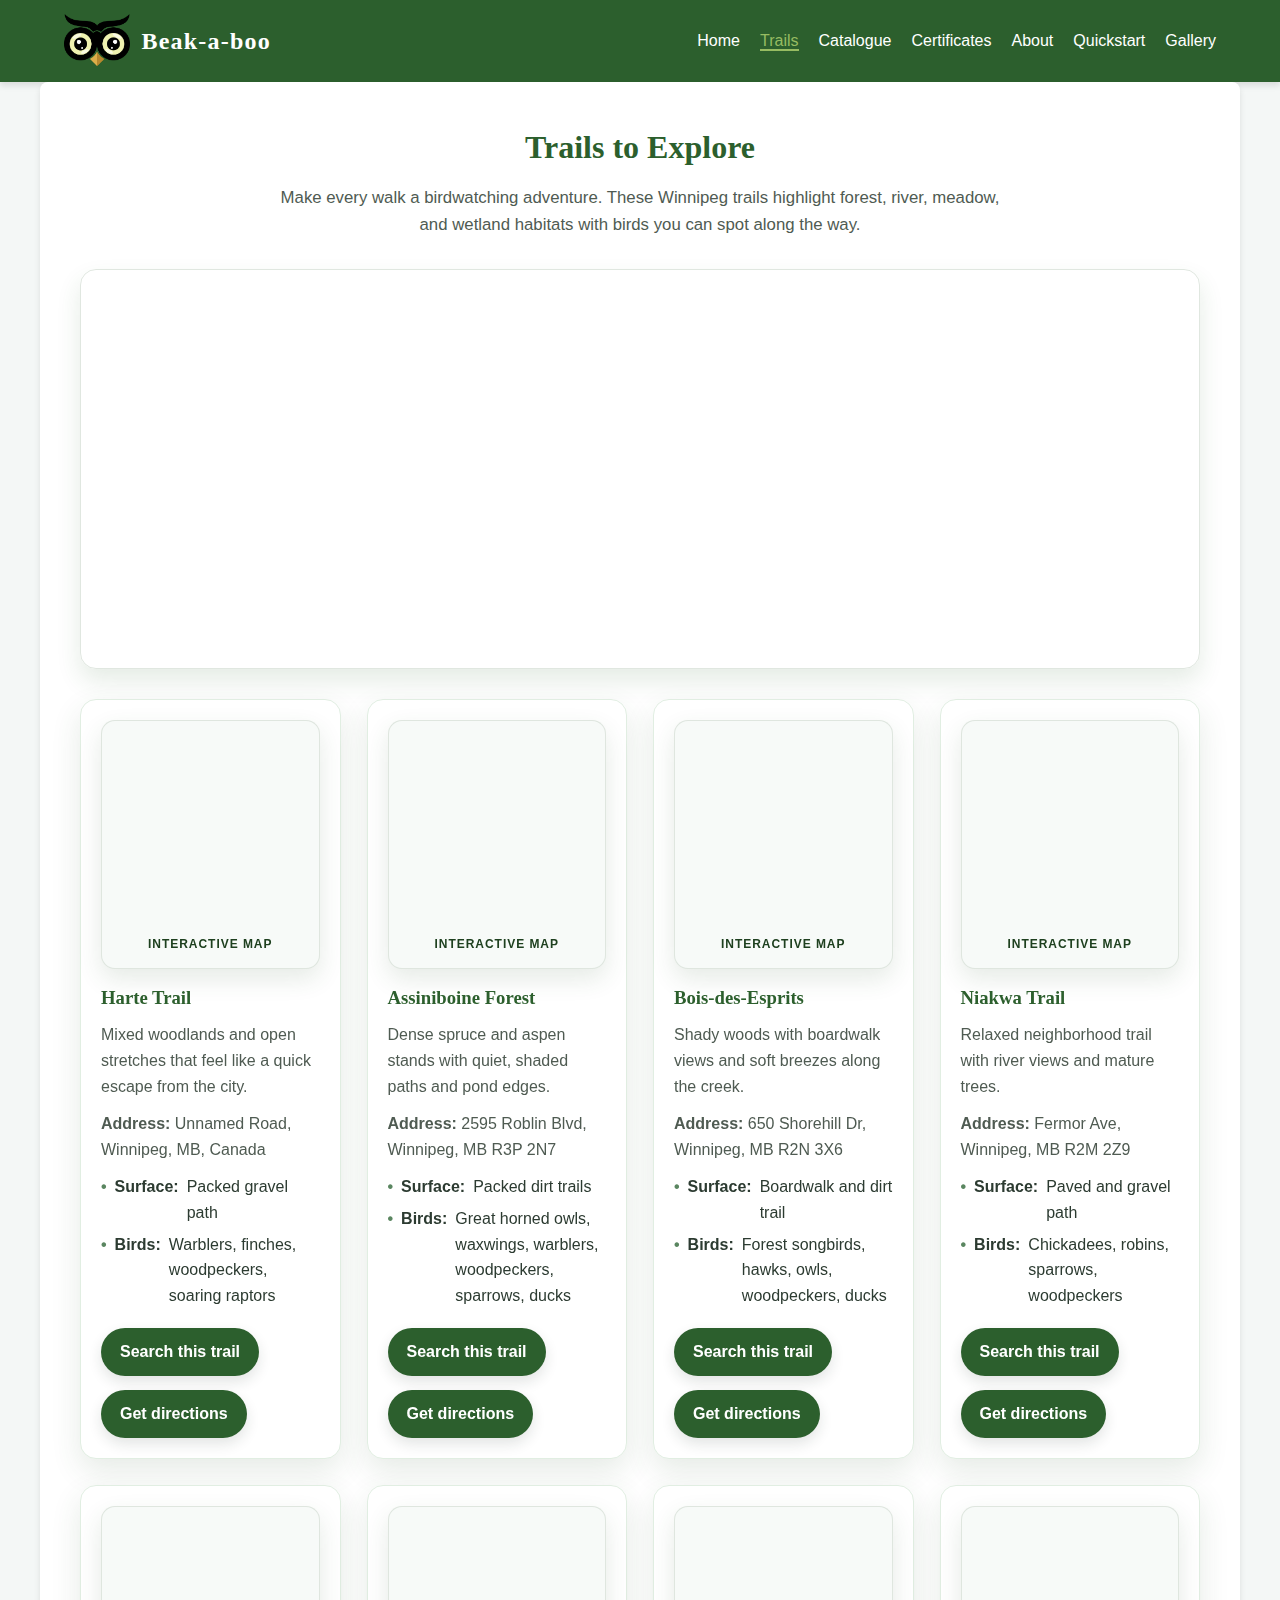
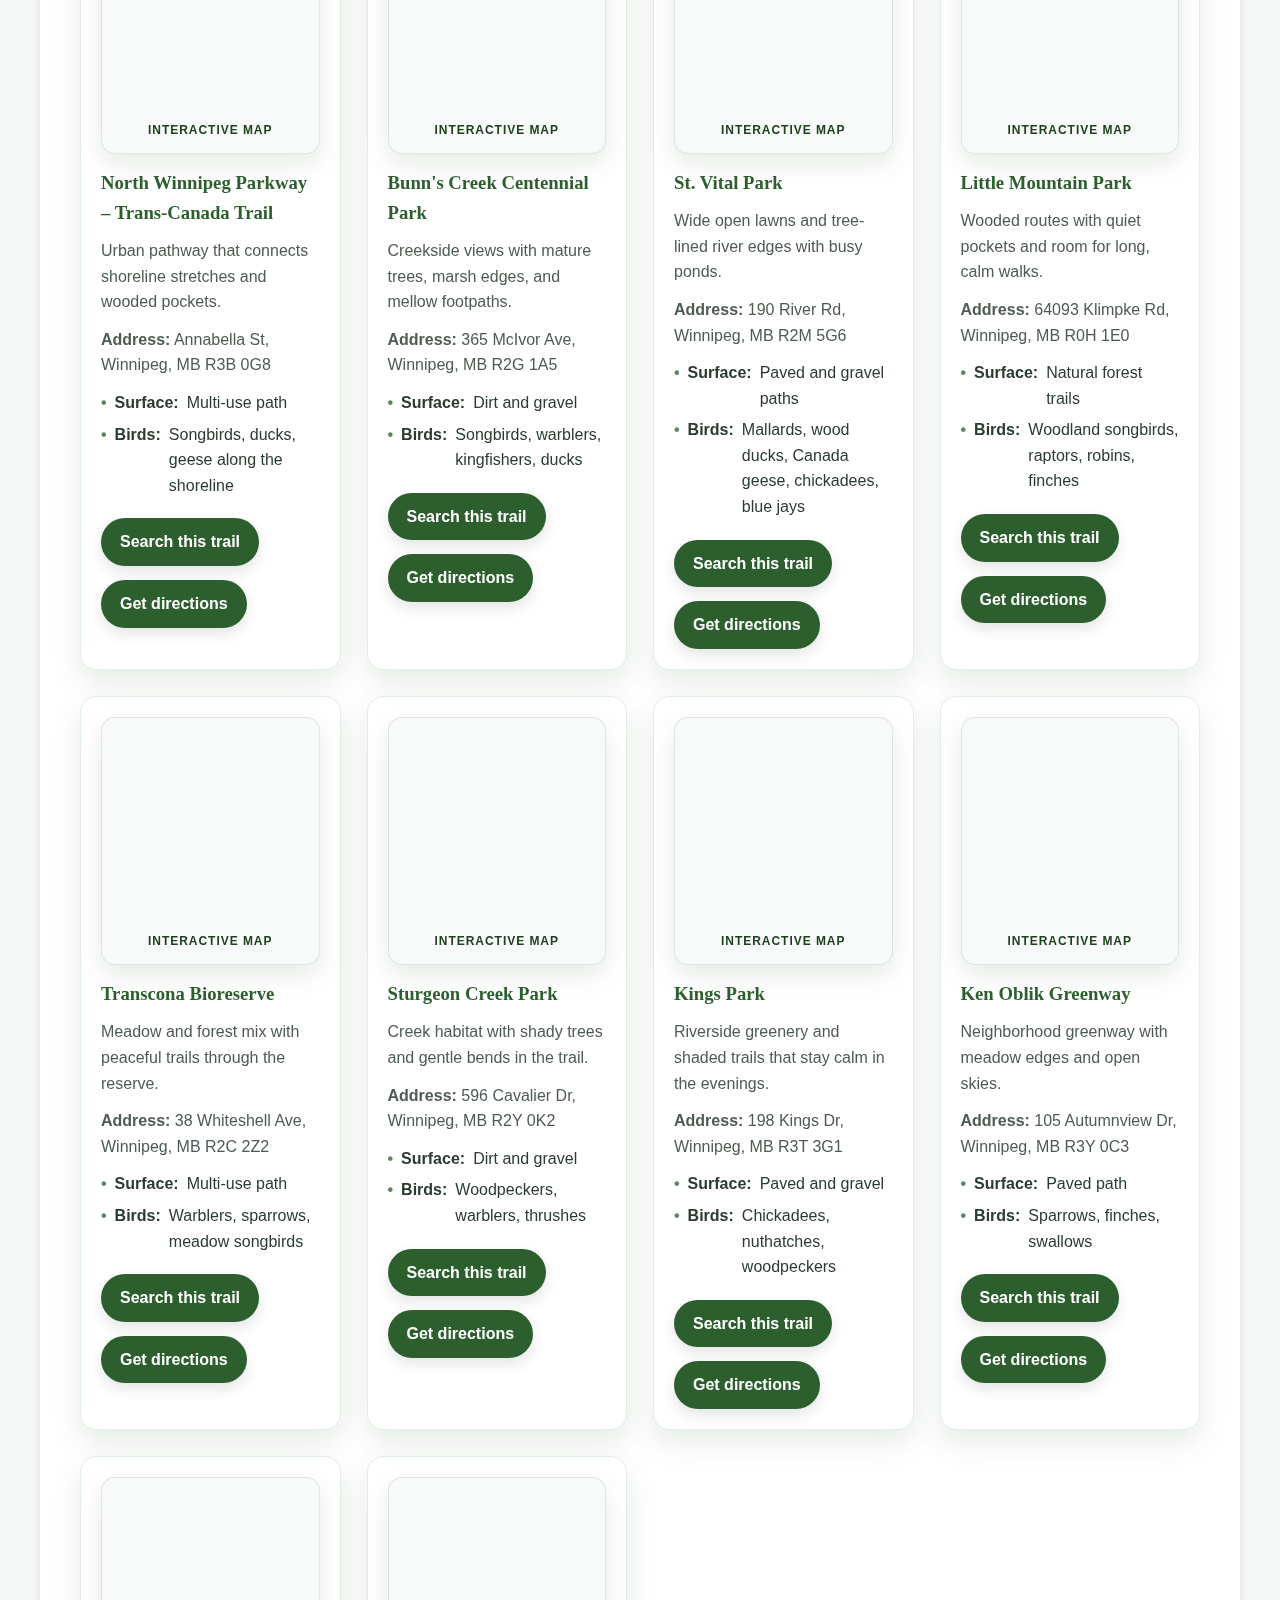
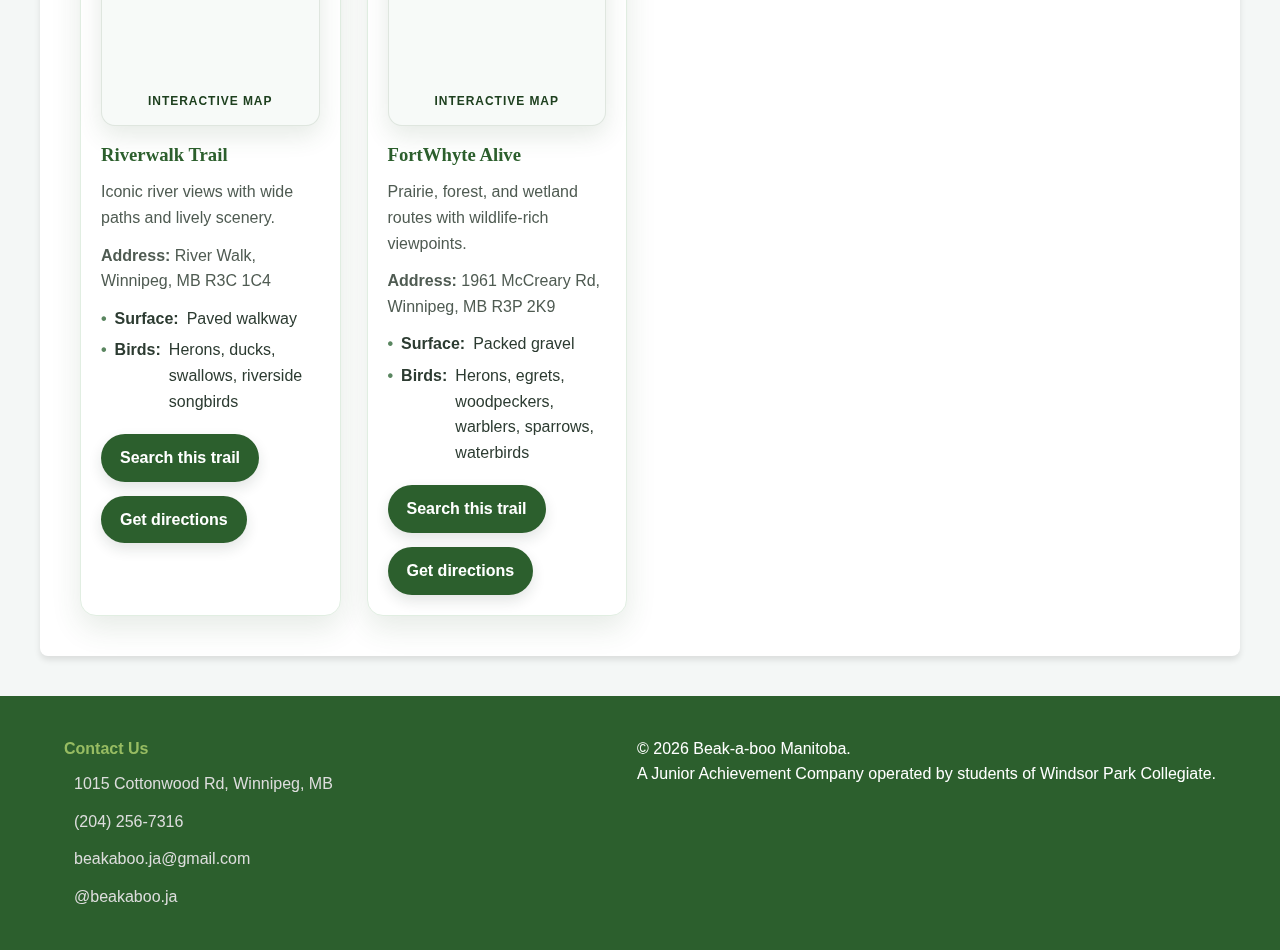
<file: trails/index.html>
<!DOCTYPE html>
<html lang="en">
<head>
    <meta charset="UTF-8">
    <meta name="viewport" content="width=device-width, initial-scale=1.0">
    <meta name="description" content="Find bird-friendly Winnipeg trails with maps, habitat notes, and species tips to plan your next family outing.">
    <link rel="canonical" href="https://beakaboo.ca/trails/">
    <title>Winnipeg Birdwatching Trails | Beak-a-boo</title>
    <meta property="og:type" content="website">
    <meta property="og:title" content="Winnipeg Birdwatching Trails | Beak-a-boo">
    <meta property="og:description" content="Find bird-friendly Winnipeg trails with maps, habitat notes, and species tips to plan your next family outing.">
    <meta property="og:url" content="https://beakaboo.ca/trails/">
    <meta property="og:image" content="https://beakaboo.ca/assets/images/logo.png">
    <meta name="twitter:card" content="summary_large_image">
    <meta name="twitter:title" content="Winnipeg Birdwatching Trails | Beak-a-boo">
    <meta name="twitter:description" content="Find bird-friendly Winnipeg trails with maps, habitat notes, and species tips to plan your next family outing.">
    <meta name="twitter:image" content="https://beakaboo.ca/assets/images/logo.png">
    <link rel="preconnect" href="https://fonts.googleapis.com">
    <link rel="preconnect" href="https://fonts.gstatic.com" crossorigin>
    <link rel="stylesheet" href="../assets/css/style.css">
    <link href="https://fonts.googleapis.com/css2?family=Roboto:wght@400;500;700&family=Playfair+Display:wght@400;700&display=swap" rel="stylesheet">
    <link rel="stylesheet" href="https://cdnjs.cloudflare.com/ajax/libs/font-awesome/6.0.0/css/all.min.css">
    <link rel="manifest" href="../manifest.json">
    <link rel="stylesheet" href="https://unpkg.com/leaflet@1.9.4/dist/leaflet.css" />
    <link rel="icon" type="image/png" href="../assets/images/logo.png">
    <link rel="apple-touch-icon" href="../assets/images/logo.png">
</head>
<body>
    <a class="skip-link" href="#main-content">Skip to main content</a>

    <header>
        <div class="logo">
            <img src="../assets/images/logo.png" alt="Beak-a-boo Logo" class="logo-img">
            Beak-a-boo
        </div>
        <nav aria-label="Primary">
            <ul class="nav-links">
                <li><a href="../">Home</a></li>
                <li><a href="../trails/" class="active">Trails</a></li>
                <li><a href="../catalogue/">Catalogue</a></li>
                <li><a href="../certificates/">Certificates</a></li>
                <li><a href="../about/">About</a></li>
                <li><a href="../quickstart/">Quickstart</a></li>
                <li><a href="https://www.flickr.com/groups/14879687@N25/pool/#" target="_blank" rel="noopener">Gallery <i class="fa-brands fa-flickr"></i></a></li>
            </ul>
        </nav>
    </header>

    <main id="main-content">
        <section class="content-section trails-section">
            <div class="trails-header">
                <h1 class="section-title playfair-font">Trails to Explore</h1>
                <p class="section-intro">
                    Make every walk a birdwatching adventure. These Winnipeg trails highlight forest, river, meadow,
                    and wetland habitats with birds you can spot along the way.
                </p>
            </div>
            
            <div id="trails-main-map" style="height: 400px; width: 100%; border-radius: 16px; margin-bottom: 30px; border: 1px solid rgba(44, 95, 45, 0.15); box-shadow: 0 12px 24px rgba(44, 95, 45, 0.12); z-index: 1;"></div>
<div class="trails-card" style="display:none;">
                <div class="trails-map">
                    <iframe
                        title="Seine River Greenway Trail map"
                        src="https://www.google.com/maps/embed?pb=!1m18!1m12!1m3!1d2573.6098963555683!2d-97.08617082347911!3d49.830996771480486!2m3!1f0!2f0!3f0!3m2!1i1024!2i768!4f13.1!3m3!1m2!1s0x52ea764d1cced2c9%3A0xa8b0481dd8515cd9!2sSeine%20River%20Greenway%E2%80%99s%20Trail!5e0!3m2!1sen!2sca!4v1768766749821!5m2!1sen!2sca"
                        allowfullscreen=""
                        loading="lazy"
                        referrerpolicy="no-referrer-when-downgrade">
                    </iframe>
                    <span class="trails-map-label">Interactive Map</span>
                </div>
                <div class="trails-details">
                    <h2 class="playfair-font">Seine River Greenway</h2>
                    <p>
                        Follow the river corridor for calm water views and shaded stretches. It is stroller-accessible,
                        includes picnic benches, and has gentle elevation changes. Bring your Beak-a-boo kit to log
                        sightings and compare notes with the catalogue.
                    </p>
                    <p><strong>Address:</strong> 650 Shorehill Dr, Winnipeg, MB R2M 5B1</p>
                    <ul>
                        <li><strong>Surface:</strong> Packed gravel</li>
                        <li><strong>Best season:</strong> Spring through early fall</li>
                        <li><strong>Birds:</strong> Ducks, geese, warblers, red-winged blackbirds, chickadees</li>
                    </ul>
                    <a class="trail-search" href="https://www.google.com/search?q=Seine+River+Greenway+Trail+Winnipeg+Manitoba" target="_blank" rel="noopener">Search this trail</a>
                    <a class="trail-search" href="https://www.google.com/maps/search/?api=1&query=Seine+River+Greenway+Trail+650+Shorehill+Dr+Winnipeg+MB" target="_blank" rel="noopener">Get directions</a>
                </div>
            </div>
            <div class="trails-grid">
                <article class="trail-mini-card">
                    <div class="trails-map">
                        <iframe
                            title="Harte Trail map"
                            src="https://www.google.com/maps/embed?pb=!1m18!1m12!1m3!1d2572.8861514125865!2d-97.26039712347833!3d49.84459667148281!2m3!1f0!2f0!3f0!3m2!1i1024!2i768!4f13.1!3m3!1m2!1s0x52ea0bdc2f97b577%3A0x83aef5dbd132ff73!2sHarte%20Trail!5e0!3m2!1sen!2sca!4v1768782029590!5m2!1sen!2sca"
                            allowfullscreen=""
                            loading="lazy"
                            referrerpolicy="no-referrer-when-downgrade">
                        </iframe>
                        <span class="trails-map-label">Interactive Map</span>
                    </div>
                    <h3 class="playfair-font">Harte Trail</h3>
                    <p>Mixed woodlands and open stretches that feel like a quick escape from the city.</p>
                    <p><strong>Address:</strong> Unnamed Road, Winnipeg, MB, Canada</p>
                    <ul>
                        <li><strong>Surface:</strong> Packed gravel path</li>
                        <li><strong>Birds:</strong> Warblers, finches, woodpeckers, soaring raptors</li>
                    </ul>
                    <a class="trail-search" href="https://www.google.com/search?q=Harte+Trail+Winnipeg+Manitoba" target="_blank" rel="noopener">Search this trail</a>
                    <a class="trail-search" href="https://www.google.com/maps/search/?api=1&query=Harte+Trail+Winnipeg+MB" target="_blank" rel="noopener">Get directions</a>
                </article>
                <article class="trail-mini-card">
                    <div class="trails-map">
                        <iframe
                            title="Assiniboine Forest map"
                            src="https://www.google.com/maps/embed?pb=!1m18!1m12!1m3!1d2572.3638542769845!2d-97.24512072347775!3d49.854409471484416!2m3!1f0!2f0!3f0!3m2!1i1024!2i768!4f13.1!3m3!1m2!1s0x52ea0b4aca33d2cb%3A0x587b4a24b13ca4bd!2sAssiniboine%20Forest!5e0!3m2!1sen!2sca!4v1768782049583!5m2!1sen!2sca"
                            allowfullscreen=""
                            loading="lazy"
                            referrerpolicy="no-referrer-when-downgrade">
                        </iframe>
                        <span class="trails-map-label">Interactive Map</span>
                    </div>
                    <h3 class="playfair-font">Assiniboine Forest</h3>
                    <p>Dense spruce and aspen stands with quiet, shaded paths and pond edges.</p>
                    <p><strong>Address:</strong> 2595 Roblin Blvd, Winnipeg, MB R3P 2N7</p>
                    <ul>
                        <li><strong>Surface:</strong> Packed dirt trails</li>
                        <li><strong>Birds:</strong> Great horned owls, waxwings, warblers, woodpeckers, sparrows, ducks</li>
                    </ul>
                    <a class="trail-search" href="https://www.google.com/search?q=Assiniboine+Forest+Winnipeg+Manitoba" target="_blank" rel="noopener">Search this trail</a>
                    <a class="trail-search" href="https://www.google.com/maps/search/?api=1&query=Assiniboine+Forest+2595+Roblin+Blvd+Winnipeg+MB" target="_blank" rel="noopener">Get directions</a>
                </article>
                <article class="trail-mini-card">
                    <div class="trails-map">
                        <iframe
                            title="Bois-des-Esprits map"
                            src="https://www.google.com/maps/embed?pb=!1m18!1m12!1m3!1d2574.044459993578!2d-97.08202912347961!3d49.82282957147913!2m3!1f0!2f0!3f0!3m2!1i1024!2i768!4f13.1!3m3!1m2!1s0x52ea76355b72ef2b%3A0xce22e2ceb30d5869!2sBois-des-Esprits!5e0!3m2!1sen!2sca!4v1768782073443!5m2!1sen!2sca"
                            allowfullscreen=""
                            loading="lazy"
                            referrerpolicy="no-referrer-when-downgrade">
                        </iframe>
                        <span class="trails-map-label">Interactive Map</span>
                    </div>
                    <h3 class="playfair-font">Bois-des-Esprits</h3>
                    <p>Shady woods with boardwalk views and soft breezes along the creek.</p>
                    <p><strong>Address:</strong> 650 Shorehill Dr, Winnipeg, MB R2N 3X6</p>
                    <ul>
                        <li><strong>Surface:</strong> Boardwalk and dirt trail</li>
                        <li><strong>Birds:</strong> Forest songbirds, hawks, owls, woodpeckers, ducks</li>
                    </ul>
                    <a class="trail-search" href="https://www.google.com/search?q=Bois-des-Esprits+Trail+Winnipeg+Manitoba" target="_blank" rel="noopener">Search this trail</a>
                    <a class="trail-search" href="https://www.google.com/maps/search/?api=1&query=Bois-des-Esprits+650+Shorehill+Dr+Winnipeg+MB" target="_blank" rel="noopener">Get directions</a>
                </article>
                <article class="trail-mini-card">
                    <div class="trails-map">
                        <iframe
                            title="Niakwa Trail map"
                            src="https://www.google.com/maps/embed?pb=!1m18!1m12!1m3!1d2572.1772678386847!2d-97.10237752347754!3d49.85791467148514!2m3!1f0!2f0!3f0!3m2!1i1024!2i768!4f13.1!3m3!1m2!1s0x52ea76e5e2567631%3A0x27b3e53d97b37d85!2sNiakwa%20Trail!5e0!3m2!1sen!2sca!4v1768782089610!5m2!1sen!2sca"
                            allowfullscreen=""
                            loading="lazy"
                            referrerpolicy="no-referrer-when-downgrade">
                        </iframe>
                        <span class="trails-map-label">Interactive Map</span>
                    </div>
                    <h3 class="playfair-font">Niakwa Trail</h3>
                    <p>Relaxed neighborhood trail with river views and mature trees.</p>
                    <p><strong>Address:</strong> Fermor Ave, Winnipeg, MB R2M 2Z9</p>
                    <ul>
                        <li><strong>Surface:</strong> Paved and gravel path</li>
                        <li><strong>Birds:</strong> Chickadees, robins, sparrows, woodpeckers</li>
                    </ul>
                    <a class="trail-search" href="https://www.google.com/search?q=Niakwa+Trail+Winnipeg+Manitoba" target="_blank" rel="noopener">Search this trail</a>
                    <a class="trail-search" href="https://www.google.com/maps/search/?api=1&query=Niakwa+Trail+Fermor+Ave+Winnipeg+MB" target="_blank" rel="noopener">Get directions</a>
                </article>
                <article class="trail-mini-card">
                    <div class="trails-map">
                        <iframe
                            title="North Winnipeg Parkway – Trans-Canada Trail map"
                            src="https://www.google.com/maps/embed?pb=!1m18!1m12!1m3!1d2569.849569210605!2d-97.12855702347497!3d49.90162747149246!2m3!1f0!2f0!3f0!3m2!1i1024!2i768!4f13.1!3m3!1m2!1s0x52ea713f284a90ff%3A0x143bb5b65557cf78!2sNorth%20Winnipeg%20Parkway%20-%20Trans-Canada%20Trail!5e0!3m2!1sen!2sca!4v1768782107794!5m2!1sen!2sca"
                            allowfullscreen=""
                            loading="lazy"
                            referrerpolicy="no-referrer-when-downgrade">
                        </iframe>
                        <span class="trails-map-label">Interactive Map</span>
                    </div>
                    <h3 class="playfair-font">North Winnipeg Parkway – Trans-Canada Trail</h3>
                    <p>Urban pathway that connects shoreline stretches and wooded pockets.</p>
                    <p><strong>Address:</strong> Annabella St, Winnipeg, MB R3B 0G8</p>
                    <ul>
                        <li><strong>Surface:</strong> Multi-use path</li>
                        <li><strong>Birds:</strong> Songbirds, ducks, geese along the shoreline</li>
                    </ul>
                    <a class="trail-search" href="https://www.google.com/search?q=North+Winnipeg+Parkway+Trans-Canada+Trail" target="_blank" rel="noopener">Search this trail</a>
                    <a class="trail-search" href="https://www.google.com/maps/search/?api=1&query=North+Winnipeg+Parkway+Trans-Canada+Trail+Annabella+St+Winnipeg+MB" target="_blank" rel="noopener">Get directions</a>
                </article>
                <article class="trail-mini-card">
                    <div class="trails-map">
                        <iframe
                            title="Bunn's Creek Centennial Park map"
                            src="https://www.google.com/maps/embed?pb=!1m18!1m12!1m3!1d2567.341827557588!2d-97.0607029234722!3d49.94868997150064!2m3!1f0!2f0!3f0!3m2!1i1024!2i768!4f13.1!3m3!1m2!1s0x52ea7aa02265cd21%3A0xf5e5a1dd384e5e5c!2sBunn%27s%20Creek%20Centennial%20Park!5e0!3m2!1sen!2sca!4v1768782150241!5m2!1sen!2sca"
                            allowfullscreen=""
                            loading="lazy"
                            referrerpolicy="no-referrer-when-downgrade">
                        </iframe>
                        <span class="trails-map-label">Interactive Map</span>
                    </div>
                    <h3 class="playfair-font">Bunn's Creek Centennial Park</h3>
                    <p>Creekside views with mature trees, marsh edges, and mellow footpaths.</p>
                    <p><strong>Address:</strong> 365 McIvor Ave, Winnipeg, MB R2G 1A5</p>
                    <ul>
                        <li><strong>Surface:</strong> Dirt and gravel</li>
                        <li><strong>Birds:</strong> Songbirds, warblers, kingfishers, ducks</li>
                    </ul>
                    <a class="trail-search" href="https://www.google.com/search?q=Bunn%27s+Creek+Centennial+Park+Winnipeg+Manitoba" target="_blank" rel="noopener">Search this trail</a>
                    <a class="trail-search" href="https://www.google.com/maps/search/?api=1&query=Bunn%27s+Creek+Centennial+Park+365+McIvor+Ave+Winnipeg+MB" target="_blank" rel="noopener">Get directions</a>
                </article>
                <article class="trail-mini-card">
                    <div class="trails-map">
                        <iframe
                            title="St. Vital Park map"
                            src="https://www.google.com/maps/embed?pb=!1m18!1m12!1m3!1d10294.769446286587!2d-97.14791337778487!3d49.82944699368124!2m3!1f0!2f0!3f0!3m2!1i1024!2i768!4f13.1!3m3!1m2!1s0x52ea75da3f610df7%3A0xaa5e7c6ef54a6db4!2sSt.%20Vital%20Park!5e0!3m2!1sen!2sca!4v1768782167999!5m2!1sen!2sca"
                            allowfullscreen=""
                            loading="lazy"
                            referrerpolicy="no-referrer-when-downgrade">
                        </iframe>
                        <span class="trails-map-label">Interactive Map</span>
                    </div>
                    <h3 class="playfair-font">St. Vital Park</h3>
                    <p>Wide open lawns and tree-lined river edges with busy ponds.</p>
                    <p><strong>Address:</strong> 190 River Rd, Winnipeg, MB R2M 5G6</p>
                    <ul>
                        <li><strong>Surface:</strong> Paved and gravel paths</li>
                        <li><strong>Birds:</strong> Mallards, wood ducks, Canada geese, chickadees, blue jays</li>
                    </ul>
                    <a class="trail-search" href="https://www.google.com/search?q=St.+Vital+Park+Winnipeg+Manitoba" target="_blank" rel="noopener">Search this trail</a>
                    <a class="trail-search" href="https://www.google.com/maps/search/?api=1&query=St.+Vital+Park+190+River+Rd+Winnipeg+MB" target="_blank" rel="noopener">Get directions</a>
                </article>
                <article class="trail-mini-card">
                    <div class="trails-map">
                        <iframe
                            title="Little Mountain Park map"
                            src="https://www.google.com/maps/embed?pb=!1m18!1m12!1m3!1d2567.0207701815857!2d-97.25428102347186!3d49.95471287150179!2m3!1f0!2f0!3f0!3m2!1i1024!2i768!4f13.1!3m3!1m2!1s0x52ea6d5f4cbaafff%3A0x9e3e1d9503da5b09!2sLittle%20Mountain%20Park!5e0!3m2!1sen!2sca!4v1768782188205!5m2!1sen!2sca"
                            allowfullscreen=""
                            loading="lazy"
                            referrerpolicy="no-referrer-when-downgrade">
                        </iframe>
                        <span class="trails-map-label">Interactive Map</span>
                    </div>
                    <h3 class="playfair-font">Little Mountain Park</h3>
                    <p>Wooded routes with quiet pockets and room for long, calm walks.</p>
                    <p><strong>Address:</strong> 64093 Klimpke Rd, Winnipeg, MB R0H 1E0</p>
                    <ul>
                        <li><strong>Surface:</strong> Natural forest trails</li>
                        <li><strong>Birds:</strong> Woodland songbirds, raptors, robins, finches</li>
                    </ul>
                    <a class="trail-search" href="https://www.google.com/search?q=Little+Mountain+Park+Winnipeg+Manitoba" target="_blank" rel="noopener">Search this trail</a>
                    <a class="trail-search" href="https://www.google.com/maps/search/?api=1&query=Little+Mountain+Park+64093+Klimpke+Rd+Winnipeg+MB" target="_blank" rel="noopener">Get directions</a>
                </article>
                <article class="trail-mini-card">
                    <div class="trails-map">
                        <iframe
                            title="Transcona Bioreserve map"
                            src="https://www.google.com/maps/embed?pb=!1m18!1m12!1m3!1d2569.3442705081643!2d-97.01301222347446!3d49.9111129714942!2m3!1f0!2f0!3f0!3m2!1i1024!2i768!4f13.1!3m3!1m2!1s0x52ea7a48155c5073%3A0xb0ddc8d520c3feff!2sTranscona%20Bioreserve!5e0!3m2!1sen!2sca!4v1768782207785!5m2!1sen!2sca"
                            allowfullscreen=""
                            loading="lazy"
                            referrerpolicy="no-referrer-when-downgrade">
                        </iframe>
                        <span class="trails-map-label">Interactive Map</span>
                    </div>
                    <h3 class="playfair-font">Transcona Bioreserve</h3>
                    <p>Meadow and forest mix with peaceful trails through the reserve.</p>
                    <p><strong>Address:</strong> 38 Whiteshell Ave, Winnipeg, MB R2C 2Z2</p>
                    <ul>
                        <li><strong>Surface:</strong> Multi-use path</li>
                        <li><strong>Birds:</strong> Warblers, sparrows, meadow songbirds</li>
                    </ul>
                    <a class="trail-search" href="https://www.google.com/search?q=Transcona+Bioreserve+Winnipeg+Manitoba" target="_blank" rel="noopener">Search this trail</a>
                    <a class="trail-search" href="https://www.google.com/maps/search/?api=1&query=Transcona+Bioreserve+38+Whiteshell+Ave+Winnipeg+MB" target="_blank" rel="noopener">Get directions</a>
                </article>
                <article class="trail-mini-card">
                    <div class="trails-map">
                        <iframe
                            title="Sturgeon Creek Park map"
                            src="https://www.google.com/maps/embed?pb=!1m18!1m12!1m3!1d10282.187560982375!2d-97.29433217772944!3d49.888535143842425!2m3!1f0!2f0!3f0!3m2!1i1024!2i768!4f13.1!3m3!1m2!1s0x52ea0c922fc4c44b%3A0xf0cb23c6d5c2b894!2sSturgeon%20Creek%20Park!5e0!3m2!1sen!2sca!4v1768782234367!5m2!1sen!2sca"
                            allowfullscreen=""
                            loading="lazy"
                            referrerpolicy="no-referrer-when-downgrade">
                        </iframe>
                        <span class="trails-map-label">Interactive Map</span>
                    </div>
                    <h3 class="playfair-font">Sturgeon Creek Park</h3>
                    <p>Creek habitat with shady trees and gentle bends in the trail.</p>
                    <p><strong>Address:</strong> 596 Cavalier Dr, Winnipeg, MB R2Y 0K2</p>
                    <ul>
                        <li><strong>Surface:</strong> Dirt and gravel</li>
                        <li><strong>Birds:</strong> Woodpeckers, warblers, thrushes</li>
                    </ul>
                    <a class="trail-search" href="https://www.google.com/search?q=Sturgeon+Creek+Park+Winnipeg+Manitoba" target="_blank" rel="noopener">Search this trail</a>
                    <a class="trail-search" href="https://www.google.com/maps/search/?api=1&query=Sturgeon+Creek+Park+596+Cavalier+Dr+Winnipeg+MB" target="_blank" rel="noopener">Get directions</a>
                </article>
                <article class="trail-mini-card">
                    <div class="trails-map">
                        <iframe
                            title="Kings Park map"
                            src="https://www.google.com/maps/embed?pb=!1m18!1m12!1m3!1d207.09803858898587!2d-97.12485492074747!3d49.798932116752425!2m3!1f0!2f0!3f0!3m2!1i1024!2i768!4f13.1!3m3!1m2!1s0x52c1df5a5cdcda8b%3A0xe7e98095d67bca53!2sKings%20Park!5e0!3m2!1sen!2sca!4v1768782256822!5m2!1sen!2sca"
                            allowfullscreen=""
                            loading="lazy"
                            referrerpolicy="no-referrer-when-downgrade">
                        </iframe>
                        <span class="trails-map-label">Interactive Map</span>
                    </div>
                    <h3 class="playfair-font">Kings Park</h3>
                    <p>Riverside greenery and shaded trails that stay calm in the evenings.</p>
                    <p><strong>Address:</strong> 198 Kings Dr, Winnipeg, MB R3T 3G1</p>
                    <ul>
                        <li><strong>Surface:</strong> Paved and gravel</li>
                        <li><strong>Birds:</strong> Chickadees, nuthatches, woodpeckers</li>
                    </ul>
                    <a class="trail-search" href="https://www.google.com/search?q=Kings+Park+Winnipeg+Manitoba" target="_blank" rel="noopener">Search this trail</a>
                    <a class="trail-search" href="https://www.google.com/maps/search/?api=1&query=Kings+Park+198+Kings+Dr+Winnipeg+MB" target="_blank" rel="noopener">Get directions</a>
                </article>
                <article class="trail-mini-card">
                    <div class="trails-map">
                        <iframe
                            title="Ken Oblik Greenway map"
                            src="https://www.google.com/maps/embed?pb=!1m18!1m12!1m3!1d161.00255728257437!2d-97.18033849479838!3d49.78529547539026!2m3!1f0!2f0!3f0!3m2!1i1024!2i768!4f13.1!3m3!1m2!1s0x52c1df9b13fae6fb%3A0xf48e9f1e9fcd8ae4!2sKen%20Oblik%20Greenway!5e0!3m2!1sen!2sca!4v1768782275805!5m2!1sen!2sca"
                            allowfullscreen=""
                            loading="lazy"
                            referrerpolicy="no-referrer-when-downgrade">
                        </iframe>
                        <span class="trails-map-label">Interactive Map</span>
                    </div>
                    <h3 class="playfair-font">Ken Oblik Greenway</h3>
                    <p>Neighborhood greenway with meadow edges and open skies.</p>
                    <p><strong>Address:</strong> 105 Autumnview Dr, Winnipeg, MB R3Y 0C3</p>
                    <ul>
                        <li><strong>Surface:</strong> Paved path</li>
                        <li><strong>Birds:</strong> Sparrows, finches, swallows</li>
                    </ul>
                    <a class="trail-search" href="https://www.google.com/search?q=Ken+Oblik+Greenway+Winnipeg+Manitoba" target="_blank" rel="noopener">Search this trail</a>
                    <a class="trail-search" href="https://www.google.com/maps/search/?api=1&query=Ken+Oblik+Greenway+105+Autumnview+Dr+Winnipeg+MB" target="_blank" rel="noopener">Get directions</a>
                </article>
                <article class="trail-mini-card">
                    <div class="trails-map">
                        <iframe
                            title="Riverwalk Trail map"
                            src="https://www.google.com/maps/embed?pb=!1m18!1m12!1m3!1d388.2065539102251!2d-97.13615435626832!3d49.88540077695575!2m3!1f0!2f0!3f0!3m2!1i1024!2i768!4f13.1!3m3!1m2!1s0x52ea71524812f43b%3A0x6d19b9b9ce1d91e7!2sRiverwalk%20Trail!5e0!3m2!1sen!2sca!4v1768782294899!5m2!1sen!2sca"
                            allowfullscreen=""
                            loading="lazy"
                            referrerpolicy="no-referrer-when-downgrade">
                        </iframe>
                        <span class="trails-map-label">Interactive Map</span>
                    </div>
                    <h3 class="playfair-font">Riverwalk Trail</h3>
                    <p>Iconic river views with wide paths and lively scenery.</p>
                    <p><strong>Address:</strong> River Walk, Winnipeg, MB R3C 1C4</p>
                    <ul>
                        <li><strong>Surface:</strong> Paved walkway</li>
                        <li><strong>Birds:</strong> Herons, ducks, swallows, riverside songbirds</li>
                    </ul>
                    <a class="trail-search" href="https://www.google.com/search?q=Riverwalk+Trail+Winnipeg+Manitoba" target="_blank" rel="noopener">Search this trail</a>
                    <a class="trail-search" href="https://www.google.com/maps/search/?api=1&query=Riverwalk+Trail+Winnipeg+MB" target="_blank" rel="noopener">Get directions</a>
                </article>
                <article class="trail-mini-card">
                    <div class="trails-map">
                        <iframe
                            title="FortWhyte Alive map"
                            src="https://www.google.com/maps/embed?pb=!1m18!1m12!1m3!1d160.88576636440558!2d-97.22505182272313!3d49.82042747346487!2m3!1f0!2f0!3f0!3m2!1i1024!2i768!4f13.1!3m3!1m2!1s0x52ea0aca567d5383%3A0x9a7c2ca3e84df632!2sFortWhyte%20Alive!5e0!3m2!1sen!2sca!4v1768782318985!5m2!1sen!2sca"
                            allowfullscreen=""
                            loading="lazy"
                            referrerpolicy="no-referrer-when-downgrade">
                        </iframe>
                        <span class="trails-map-label">Interactive Map</span>
                    </div>
                    <h3 class="playfair-font">FortWhyte Alive</h3>
                    <p>Prairie, forest, and wetland routes with wildlife-rich viewpoints.</p>
                    <p><strong>Address:</strong> 1961 McCreary Rd, Winnipeg, MB R3P 2K9</p>
                    <ul>
                        <li><strong>Surface:</strong> Packed gravel</li>
                        <li><strong>Birds:</strong> Herons, egrets, woodpeckers, warblers, sparrows, waterbirds</li>
                    </ul>
                    <a class="trail-search" href="https://www.google.com/search?q=FortWhyte+Alive+Winnipeg+Manitoba" target="_blank" rel="noopener">Search this trail</a>
                    <a class="trail-search" href="https://www.google.com/maps/search/?api=1&query=FortWhyte+Alive+1961+McCreary+Rd+Winnipeg+MB" target="_blank" rel="noopener">Get directions</a>
                </article>
            </div>
        </section>
    </main>

    <footer>
        <div class="footer-content">
            <div class="footer-section contact">
                <h4>Contact Us</h4>
                <div class="contact-links">
                    <a href="https://maps.app.goo.gl/Lw7CaeraoMKw8FSv7" target="_blank" rel="noopener"><i class="fa-solid fa-map-marker-alt"></i> 1015 Cottonwood Rd, Winnipeg, MB</a>
                    <a href="tel:2042567316"><i class="fa-solid fa-phone"></i> (204) 256-7316</a>
                    <a href="mailto:beakaboo.ja@gmail.com"><i class="fa-solid fa-envelope"></i> beakaboo.ja@gmail.com</a>
                    <a href="https://www.instagram.com/beakaboo.ja/" target="_blank" rel="noopener"><i class="fa-brands fa-instagram"></i> @beakaboo.ja</a>
                </div>
            </div>
            <div class="footer-section ja-info">
                <p>© 2026 Beak-a-boo Manitoba.</p>
                <p>A Junior Achievement Company operated by students of Windsor Park Collegiate.</p>
            </div>
        </div>
    </footer>
    <script src="https://cdnjs.cloudflare.com/ajax/libs/gsap/3.12.2/gsap.min.js"></script>
    <script>
if ('serviceWorker' in navigator) {
  window.addEventListener('load', function() {
    navigator.serviceWorker.register('/sw.js').then(function(registration) {
      console.log('ServiceWorker registration successful');
    });
  });
}
</script>
    <script src="https://unpkg.com/leaflet@1.9.4/dist/leaflet.js"></script>

    <script>
        document.addEventListener('DOMContentLoaded', () => {
            // Initialize Leaflet map
            const map = L.map('trails-main-map').setView([49.85, -97.15], 11);

            L.tileLayer('https://{s}.basemaps.cartocdn.com/rastertiles/voyager/{z}/{x}/{y}{r}.png', {
                attribution: '&copy; <a href="https://www.openstreetmap.org/copyright">OpenStreetMap</a> contributors &copy; <a href="https://carto.com/attributions">CARTO</a>',
                subdomains: 'abcd',
                maxZoom: 20
            }).addTo(map);

            const trailLocations = [
                { name: "Seine River Greenway", lat: 49.8309, lng: -97.0861 },
                { name: "Harte Trail", lat: 49.8445, lng: -97.2603 },
                { name: "Assiniboine Forest", lat: 49.8544, lng: -97.2451 },
                { name: "Bois-des-Esprits", lat: 49.8228, lng: -97.0820 },
                { name: "Niakwa Trail", lat: 49.8579, lng: -97.1023 },
                { name: "North Winnipeg Parkway", lat: 49.9016, lng: -97.1285 },
                { name: "Bunn's Creek", lat: 49.9486, lng: -97.0607 },
                { name: "St. Vital Park", lat: 49.8294, lng: -97.1479 },
                { name: "Little Mountain Park", lat: 49.9547, lng: -97.2542 },
                { name: "Transcona Bioreserve", lat: 49.9111, lng: -97.0130 },
                { name: "Sturgeon Creek Park", lat: 49.8885, lng: -97.2943 },
                { name: "Kings Park", lat: 49.7989, lng: -97.1248 },
                { name: "FortWhyte Alive", lat: 49.8204, lng: -97.2250 }
            ];

            const customIcon = L.divIcon({
                className: 'custom-pin',
                html: '<i class="fa-solid fa-location-dot" style="color: #2c5f2d; font-size: 24px; text-shadow: 0 2px 4px rgba(0,0,0,0.3);"></i>',
                iconSize: [24, 24],
                iconAnchor: [12, 24]
            });

            trailLocations.forEach(loc => {
                L.marker([loc.lat, loc.lng], {icon: customIcon}).addTo(map)
                    .bindPopup(`<b>${loc.name}</b><br>Great for birdwatching.`);
            });
            
            // GSAP Animations
            if (typeof gsap !== 'undefined') {
                gsap.from("#trails-main-map", { duration: 1, y: 50, opacity: 0, ease: "power3.out", delay: 0.2 });
                gsap.from(".trail-mini-card", { duration: 0.8, y: 30, opacity: 0, stagger: 0.1, ease: "back.out(1.7)", delay: 0.5 });
            }
        });
    </script>

</body>
</html>
</file>
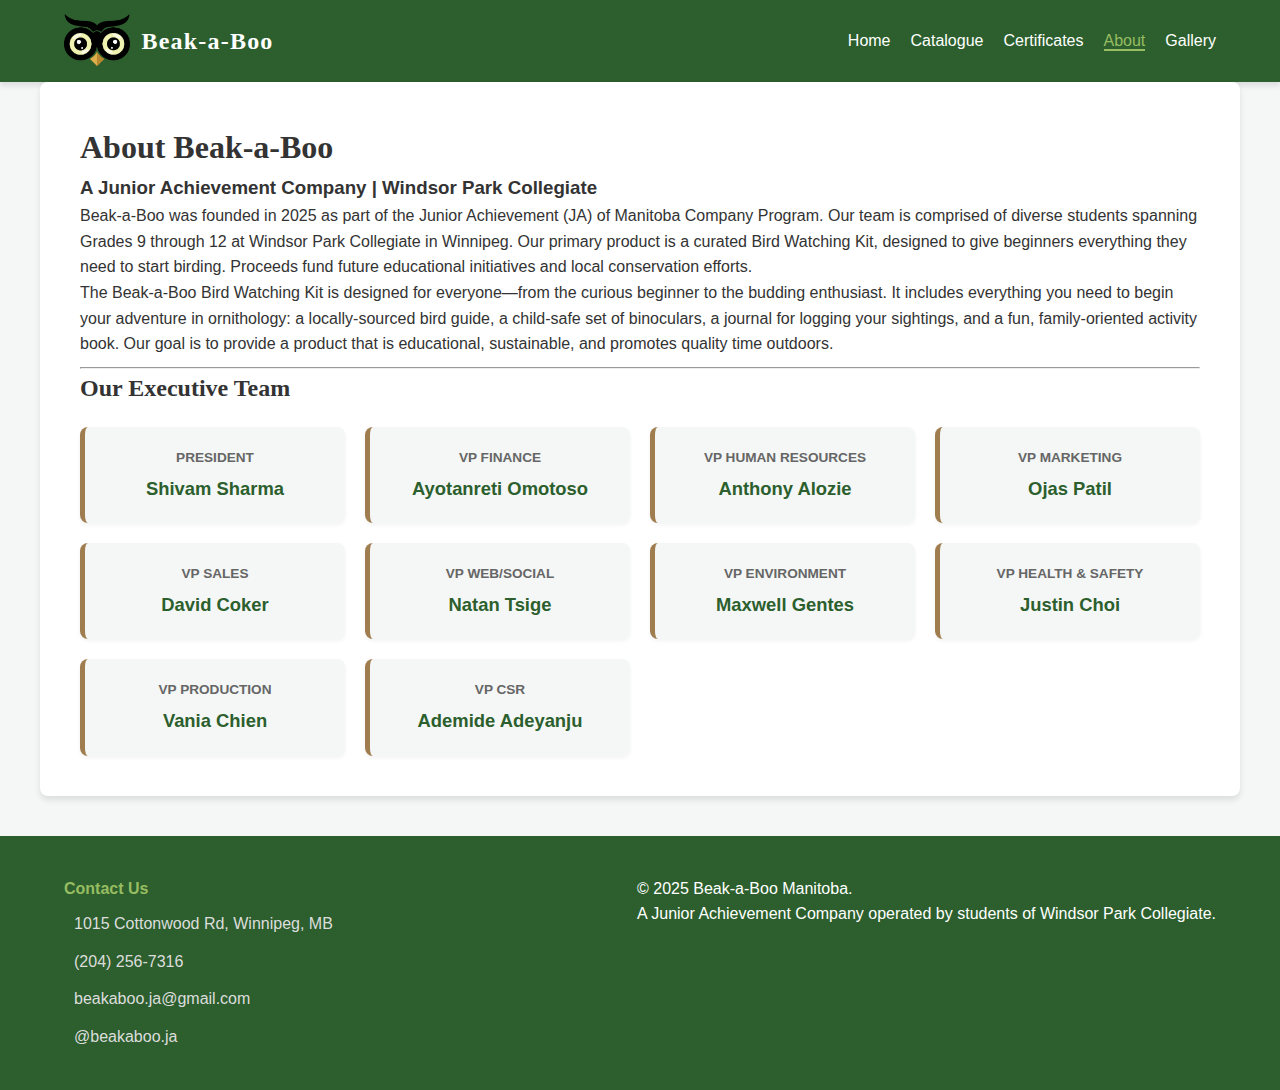
<file: about.html>
<!DOCTYPE html>
<html lang="en">
<head>
    <meta charset="UTF-8">
    <meta name="viewport" content="width=device-width, initial-scale=1.0">
    <title>About Us | Beak-a-Boo</title>
    <link rel="stylesheet" href="style.css">
    <link href="https://fonts.googleapis.com/css2?family=Roboto:wght@400;500;700&family=Playfair+Display:wght@400;700&display=swap" rel="stylesheet">
    <link rel="stylesheet" href="https://cdnjs.cloudflare.com/ajax/libs/font-awesome/6.0.0/css/all.min.css">
</head>
<body>

    <header>
        <div class="logo">
            <img src="logo.png" alt="Beak-a-Boo Logo" class="logo-img">
            Beak-a-Boo
        </div>
        <nav>
            <ul class="nav-links">
                <li><a href="index.html">Home</a></li>
                <li><a href="catalogue.html">Catalogue</a></li>
                <li><a href="certificates.html">Certificates</a></li>
                <li><a href="about.html" class="active">About</a></li>
                <li><a href="https://www.flickr.com/groups/14879687@N25/pool/#" target="_blank">Gallery <i class="fa-brands fa-flickr"></i></a></li>
            </ul>
        </nav>
    </header>

    <main>
        <section class="content-section about-section">
            <h1 class="playfair-font">About Beak-a-Boo</h1>
            <h3 class="ja-subtitle">A Junior Achievement Company | Windsor Park Collegiate</h3>
            
            <div class="about-grid">
                <div class="about-text">
                    <p>
                        Beak-a-Boo was founded in 2025 as part of the Junior Achievement (JA) of Manitoba Company Program. Our team is comprised of diverse students spanning Grades 9 through 12 at Windsor Park Collegiate in Winnipeg. Our primary product is a curated Bird Watching Kit, designed to give beginners everything they need to start birding. Proceeds fund future educational initiatives and local conservation efforts.
                    </p>
                    <p>
                        The Beak-a-Boo Bird Watching Kit is designed for everyone—from the curious beginner to the budding enthusiast. It includes everything you need to begin your adventure in ornithology: a locally-sourced bird guide, a child-safe set of binoculars, a journal for logging your sightings, and a fun, family-oriented activity book. Our goal is to provide a product that is educational, sustainable, and promotes quality time outdoors.
                    </p>
                </div>
            </div>

            <hr class="separator">

            <h2 class="playfair-font">Our Executive Team</h2>
            <div class="executive-grid">
                <div class="exec-card">
                    <div class="role">President</div>
                    <div class="name">Shivam Sharma</div>
                </div>
                <div class="exec-card">
                    <div class="role">VP Finance</div>
                    <div class="name">Ayotanreti Omotoso</div>
                </div>
                <div class="exec-card">
                    <div class="role">VP Human Resources</div>
                    <div class="name">Anthony Alozie</div>
                </div>
                <div class="exec-card">
                    <div class="role">VP Marketing</div>
                    <div class="name">Ojas Patil</div>
                </div>
                <div class="exec-card">
                    <div class="role">VP Sales</div>
                    <div class="name">David Coker</div>
                </div>
                <div class="exec-card">
                    <div class="role">VP Web/Social</div>
                    <div class="name">Natan Tsige</div>
                </div>
                <div class="exec-card">
                    <div class="role">VP Environment</div>
                    <div class="name">Maxwell Gentes</div>
                </div>
                <div class="exec-card">
                    <div class="role">VP Health & Safety</div>
                    <div class="name">Justin Choi</div>
                </div>
                <div class="exec-card">
                    <div class="role">VP Production</div>
                    <div class="name">Vania Chien</div>
                </div>
                <div class="exec-card">
                    <div class="role">VP CSR</div>
                    <div class="name">Ademide Adeyanju</div>
                </div>
            </div>
        </section>
    </main>

    <footer>
        <div class="footer-content">
            <div class="footer-section contact">
                <h4>Contact Us</h4>
                <div class="contact-links">
                    <a href="https://goo.gl/maps/PlaceHolder" target="_blank"><i class="fa-solid fa-map-marker-alt"></i> 1015 Cottonwood Rd, Winnipeg, MB</a>
                    <a href="tel:2042567316"><i class="fa-solid fa-phone"></i> (204) 256-7316</a>
                    <a href="mailto:beakaboo.ja@gmail.com"><i class="fa-solid fa-envelope"></i> beakaboo.ja@gmail.com</a>
                    <a href="https://www.instagram.com/beakaboo.ja/" target="_blank"><i class="fa-brands fa-instagram"></i> @beakaboo.ja</a>
                </div>
            </div>
            <div class="footer-section ja-info">
                <p>© 2025 Beak-a-Boo Manitoba.</p>
                <p>A Junior Achievement Company operated by students of Windsor Park Collegiate.</p>
            </div>
        </div>
    </footer>
</body>
</html>
</file>
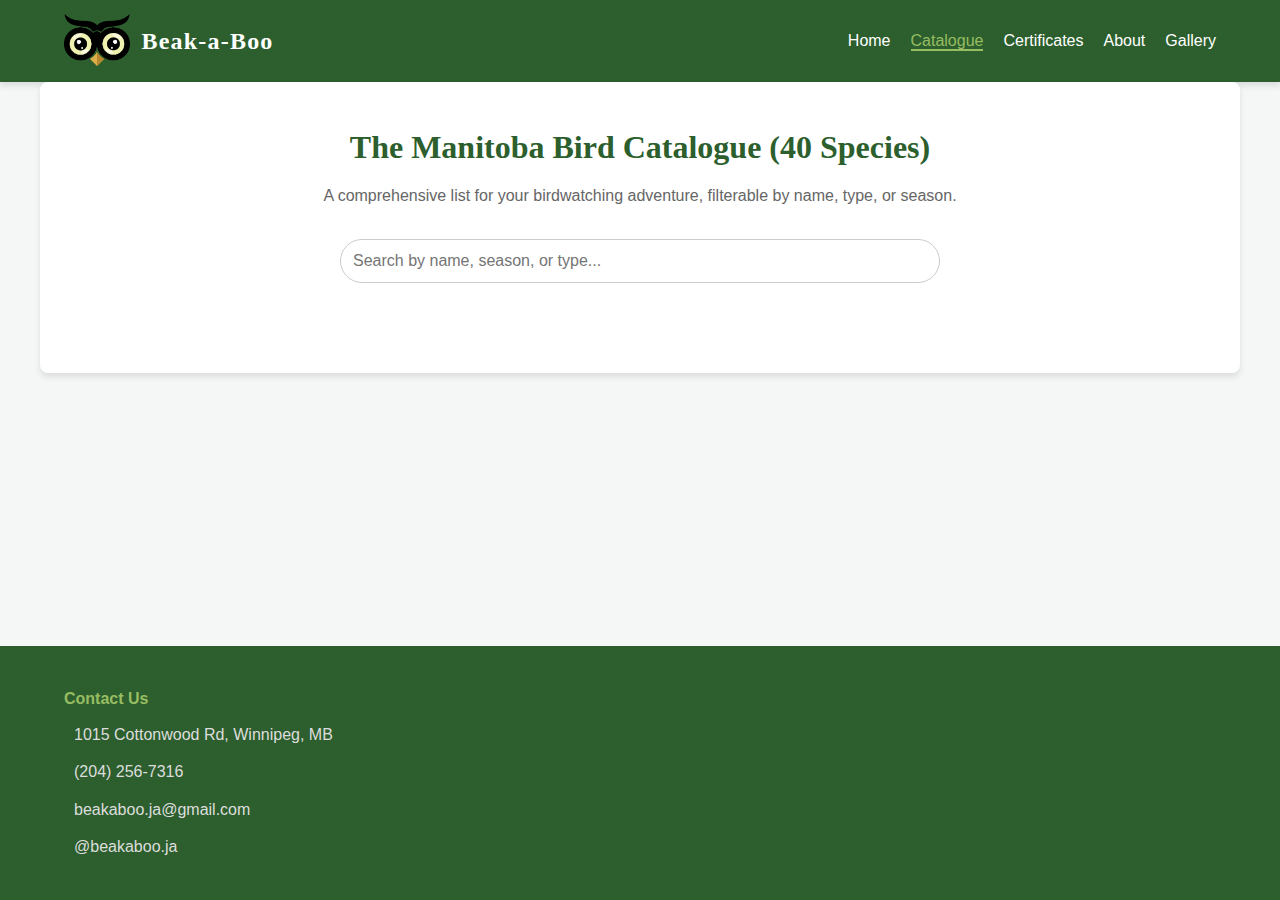
<file: catalogue.html>
<!DOCTYPE html>
<html lang="en">
<head>
    <meta charset="UTF-8">
    <meta name="viewport" content="width=device-width, initial-scale=1.0">
    <title>Bird Catalogue | Beak-a-Boo</title>
    <link rel="stylesheet" href="style.css">
    <link href="https://fonts.googleapis.com/css2?family=Roboto:wght@400;500;700&family=Playfair+Display:wght@400;700&display=swap" rel="stylesheet">
    <link rel="stylesheet" href="https://cdnjs.cloudflare.com/ajax/libs/font-awesome/6.0.0/css/all.min.css">
    
    <script>
    const birdsData = [
      { "id": 1, "Common_Name": "Black-capped Chickadee", "Scientific_Name": "Poecile atricapillus", "Type": "Common", "Season": "Year-round", "Fact": "Famous for its distinctive 'chick-a-dee-dee-dee' call.", "Image": "https://encrypted-tbn0.gstatic.com/images?q=tbn:ANd9GcRVsgFltlwCxanuJIS8Q9dvxx4qdllwjLGuT7tfkS7HsP-Hl19F1tHin3x7B0h3IFuzyxmvxX9VCIX-4verEf0iMr38KbCDQytzosvQGZh6&s=10" },
      { "id": 2, "Common_Name": "American Robin", "Scientific_Name": "Turdus migratorius", "Type": "Common", "Season": "Spring/Summer", "Fact": "Often seen pulling earthworms from the ground.", "Image": "https://encrypted-tbn0.gstatic.com/images?q=tbn:ANd9GcSZrU2lR6V86zMHpXRD32DTjwfqNk-ZkNsZcDBniLtx-DxyV_0C6-xV_v8aaKAL0xi1CrZZZPuwUHFMno14bhZ_YNR38nKMFs18w5y0PGn8_w&s=10" },
      { "id": 3, "Common_Name": "House Sparrow", "Scientific_Name": "Passer domesticus", "Type": "Common", "Season": "Year-round", "Fact": "Aggressive and adaptable, found near humans.", "Image": "https://encrypted-tbn0.gstatic.com/images?q=tbn:ANd9GcSenVyTPz6B9-QT3sTfnlHph2ppJPbrNAkv0Xsn2Yt7H9FH1xja7yfCOr33i-E0f9DcCQnJYP3hIoDaihVP3CFGHnvPnYWgLNCuRA2dppq9VA&s=10" },
      { "id": 4, "Common_Name": "Blue Jay", "Scientific_Name": "Cyanocitta cristata", "Type": "Common", "Season": "Year-round", "Fact": "Known for their intelligence and loud screams.", "Image": "https://encrypted-tbn0.gstatic.com/images?q=tbn:ANd9GcR64uqTayxH-cwSdZNY21Y2k_HFUAVN1WvLwAKd3IpRDmfowfpx6gOWlhdgcPhAUfo8JZ2coNjZ8mYwaipd1owC_CZaR05FUNiqX43nu0XAkw&s=10" },
      { "id": 5, "Common_Name": "Canada Goose", "Scientific_Name": "Branta canadensis", "Type": "Common", "Season": "Spring/Fall", "Fact": "Famous for flying in a V-formation.", "Image": "https://upload.wikimedia.org/wikipedia/commons/4/40/Canada_goose_on_Seedskadee_NWR_%2827826185489%29.jpg" },
      { "id": 6, "Common_Name": "Mallard Duck", "Scientific_Name": "Anas platyrhynchos", "Type": "Common", "Season": "Spring/Summer", "Fact": "The ancestor of most domestic ducks.", "Image": "https://encrypted-tbn0.gstatic.com/images?q=tbn:ANd9GcScgmTtBWxyk66TGra6jnTL1rAK1wGvgwr0qA&s" },
      { "id": 7, "Common_Name": "Downy Woodpecker", "Scientific_Name": "Dryobates pubescens", "Type": "Common", "Season": "Year-round", "Fact": "Uses its stiff tail feathers for support against trees.", "Image": "https://encrypted-tbn0.gstatic.com/images?q=tbn:ANd9GcQ98bBVGDaapiA8GuDppHTN59hpNjgRp47mLpDXPRJFJ40zoWDk8ADbJwXJL6nW5iaXomhySiofI69PqlRo2Ex61QZY7HyXqUzW7vlozw&s=10" },
      { "id": 8, "Common_Name": "European Starling", "Scientific_Name": "Sturnus vulgaris", "Type": "Common", "Season": "Year-round", "Fact": "Can mimic the sounds of other birds and alarms.", "Image": "https://www.allaboutbirds.org/guide/assets/photo/303928891-480px.jpg" },
      { "id": 9, "Common_Name": "Red-winged Blackbird", "Scientific_Name": "Agelaius phoeniceus", "Type": "Common", "Season": "Spring/Summer", "Fact": "Fiercely defends nests, even against humans.", "Image": "https://encrypted-tbn0.gstatic.com/images?q=tbn:ANd9GcSdLXG0jLBhpI18ZI9z0Q3j60d1YxArLpci9f9-qj-lki4qRyHEQ7jsf5rzkoSvU-UzFmC9Tzm4HTREIpWC4LJ6K1xKi4APXnOLGchc38VzJQ&s=10" },
      { "id": 10, "Common_Name": "Northern Cardinal", "Scientific_Name": "Cardinalis cardinalis", "Type": "Common", "Season": "Year-round", "Fact": "Males are bright red; females are pale brown.", "Image": "https://encrypted-tbn0.gstatic.com/images?q=tbn:ANd9GcRNr0I2WaLAafJ86hvQKC-33uSIf8VVplBAJpJqwYHFaR0GrLo5qb8X89Ojb9h_dydaIZWzg-eHBt7llgWLWyy2shnhOZZ-XVSKoO9kmOW57w&s=10" },
      { "id": 11, "Common_Name": "Common Grackle", "Scientific_Name": "Quiscalus quiscula", "Type": "Common", "Season": "Spring/Summer", "Fact": "Known for iridescent bodies and golden eyes.", "Image": "https://encrypted-tbn0.gstatic.com/images?q=tbn:ANd9GcST1BMcECDYex56Q7QBEZ9XJ4TPZ5DCp_OKcCGnIvsS9mOFjPi_eI4mZWymI5Kn8gOGfEDYZMe2pET9-s7gXcu0bKRRSLiocppDh7R1xsA_&s=10" },
      { "id": 12, "Common_Name": "Mourning Dove", "Scientific_Name": "Zenaida macroura", "Type": "Common", "Season": "Spring/Summer", "Fact": "Their wings make a whistling sound when taking off.", "Image": "PLACEHOLDER" },
      { "id": 13, "Common_Name": "American Crow", "Scientific_Name": "Corvus brachyrhynchos", "Type": "Common", "Season": "Year-round", "Fact": "Incredibly intelligent and can solve puzzles.", "Image": "https://s7d1.scene7.com/is/image/isp/wabamericancrow-p5?qlt=100&wid=900&ts=1759154679675&$ImageComponent$&fit=constrain" },
      { "id": 14, "Common_Name": "White-breasted Nuthatch", "Scientific_Name": "Sitta carolinensis", "Type": "Common", "Season": "Year-round", "Fact": "Often climbs down tree trunks head-first.", "Image": "https://encrypted-tbn0.gstatic.com/images?q=tbn:ANd9GcSgAZxMdo4Xmf_EYpFYuxuXpaMne0xjVR8rNklpXDelX4rKKJyjM0nNMxl3EyzjPEifWH0-QFdDD57IzqD0CkFVDBfEV_qGZI090EouW5on&s=10" },
      { "id": 15, "Common_Name": "Dark-eyed Junco", "Scientific_Name": "Junco hyemalis", "Type": "Common", "Season": "Winter", "Fact": "Nicknamed 'Snowbirds' as they appear in winter.", "Image": "PLACEHOLDER" },
      { "id": 16, "Common_Name": "Boreal Chickadee", "Scientific_Name": "Poecile hudsonicus", "Type": "Common", "Season": "Year-round", "Fact": "Hardier than its black-capped cousin.", "Image": "PLACEHOLDER" },
      { "id": 17, "Common_Name": "Chipping Sparrow", "Scientific_Name": "Spizella passerina", "Type": "Common", "Season": "Spring/Summer", "Fact": "Has a distinct rusty cap and a trilling song.", "Image": "PLACEHOLDER" },
      { "id": 18, "Common_Name": "Baltimore Oriole", "Scientific_Name": "Icterus galbula", "Type": "Common", "Season": "Spring/Summer", "Fact": "Weaves intricate hanging bag nests.", "Image": "https://encrypted-tbn0.gstatic.com/images?q=tbn:ANd9GcQxyplzztyefcvZjbSbKYeC0wqGea3ROfQKtpc27XCDwKeZrdOmJ1zFAQxm6cOIsyDBW0Ay0G4JJ_NrQSuBFEpAOafogEvs612YtIbNmqA&s=10" },
      { "id": 19, "Common_Name": "Ruby-throated Hummingbird", "Scientific_Name": "Archilochus colubris", "Type": "Common", "Season": "Summer", "Fact": "The only hummingbird that breeds in eastern North America.", "Image": "https://www.allaboutbirds.org/guide/assets/og/635892363-1200px.jpg" },
      { "id": 20, "Common_Name": "Great Grey Owl", "Scientific_Name": "Strix nebulosa", "Type": "Common", "Season": "Year-round", "Fact": "Manitoba's Provincial Bird. The largest owl by length.", "Image": "https://encrypted-tbn0.gstatic.com/images?q=tbn:ANd9GcQPpQSsofMb7tccBZy3XMhot5sGYvBuJFKSqwQkIAYCcyfcrJMf3BbPHqDRpLx2DgE-cVjI1aP9wk8bvbnrRp9k_wnCapzY_VDKW9eXJg&s=10" },
      { "id": 21, "Common_Name": "Warbling Vireo", "Scientific_Name": "Vireo gilvus", "Type": "Rare", "Season": "Spring/Summer", "Fact": "Known for a long, complex, warbling song.", "Image": "https://encrypted-tbn0.gstatic.com/images?q=tbn:ANd9GcRAp7lL6cRwGhNwwHdCAOtegp-sy8d5lj8yXIa2pSZ7s80SEDW5VfKClmChiT3KCwtIPDGxF9j0gHjdr8b4HXiiu36cBQVFFA2D0L7dwA&s=10" },
      { "id": 22, "Common_Name": "Piping Plover", "Scientific_Name": "Charadrius melodus", "Type": "Rare", "Season": "Spring/Summer", "Fact": "Endangered shorebird nesting on sandy beaches.", "Image": "https://encrypted-tbn0.gstatic.com/images?q=tbn:ANd9GcQGYELpcSXhASn_DygAzzyR5Htr3nygTeyNeqwrKU-AVUGO742PZHxu4cF5z6oMrYS07d9lIUk-_ek__2J8neePlTvcWvpPg54ln4HTeg&s=10" },
      { "id": 23, "Common_Name": "Loggerhead Shrike", "Scientific_Name": "Lanius ludovicianus", "Type": "Rare", "Season": "Spring/Summer", "Fact": "Impales prey on thorns or barbed wire.", "Image": "https://encrypted-tbn0.gstatic.com/images?q=tbn:ANd9GcRWmJFMo8G3calUH_l549S-aQWGCj_uGsCs0eq-DvwjzSwuBxEcLdNs3pacV1kFJkQR7EMORb17FDA9LX-lrbwc8hx2mIe2Z2EeBu8leYg&s=10" },
      { "id": 24, "Common_Name": "Eared Grebe", "Scientific_Name": "Podiceps nigricollis", "Type": "Rare", "Season": "Spring/Summer", "Fact": "Has golden 'ears' (feathers) behind its eyes.", "Image": "https://www.allaboutbirds.org/guide/assets/photo/305504571-480px.jpg" },
      { "id": 25, "Common_Name": "Western Meadowlark", "Scientific_Name": "Sturnella neglecta", "Type": "Rare", "Season": "Spring/Summer", "Fact": "Known for its beautiful, flute-like song.", "Image": "https://sandiegobirdspot.com/wp-content/gallery/western-meadowlark/T3A7151-DxO_DeepPRIME-3.jpg" },
      { "id": 26, "Common_Name": "Smith's Longspur", "Scientific_Name": "Calcarius pictus", "Type": "Rare", "Season": "Summer", "Fact": "Breeds near the treeline in northern Canada.", "Image": "https://encrypted-tbn0.gstatic.com/images?q=tbn:ANd9GcQESkt_NKh2fetpuJjcvHDX57gNmoEM1_FCLHPGb1QHVMXETGNaxko1sjtz1KGrsCkOvoo&usqp=CAU" },
      { "id": 27, "Common_Name": "Ferruginous Hawk", "Scientific_Name": "Buteo regalis", "Type": "Rare", "Season": "Spring/Summer", "Fact": "The largest hawk in North America.", "Image": "https://www.allaboutbirds.org/guide/assets/og/75352151-1200px.jpg" },
      { "id": 28, "Common_Name": "Yellow-billed Cuckoo", "Scientific_Name": "Coccyzus americanus", "Type": "Rare", "Season": "Summer", "Fact": "Called the 'Rain Crow' for calling before storms.", "Image": "https://upload.wikimedia.org/wikipedia/commons/a/aa/Yellow-billed_cuckoo_%2842690%29.jpg" },
      { "id": 29, "Common_Name": "Prothonotary Warbler", "Scientific_Name": "Protonotaria citrea", "Type": "Rare", "Season": "Spring/Summer", "Fact": "Nests in cavities in standing water swamps.", "Image": "https://encrypted-tbn0.gstatic.com/images?q=tbn:ANd9GcQLte-4uJO9WN7yeVg_ubzpuMgojYh76LiENFPQCBFsb3jS_wxHb_dQlmX7A5AoEiDyVs_GzdinUPTq4qVUAhcNZIlx_9wOXyTf7jpDyjUYoQ&s=10" },
      { "id": 30, "Common_Name": "Least Bittern", "Scientific_Name": "Ixobrychus exilis", "Type": "Rare", "Season": "Spring/Summer", "Fact": "A tiny heron that hides in dense reeds.", "Image": "https://www.allaboutbirds.org/guide/assets/photo/304476671-480px.jpg" },
      { "id": 31, "Common_Name": "Say's Phoebe", "Scientific_Name": "Sayornis saya", "Type": "Rare", "Season": "Spring/Summer", "Fact": "Prefers dry, open country and badlands.", "Image": "https://upload.wikimedia.org/wikipedia/commons/8/85/Sayornis_saya_GNP_01.jpg" },
      { "id": 32, "Common_Name": "Great Egret", "Scientific_Name": "Ardea alba", "Type": "Rare", "Season": "Spring/Summer", "Fact": "A large, elegant white heron.", "Image": "https://encrypted-tbn0.gstatic.com/images?q=tbn:ANd9GcTG2TqTyZ8j-6KlZzAf9Z-MaqLVoBOS7CV1lKr58EuRMe_BBx_dQaUUJZuLeTAnNZGkjAVrpLblP61PORRLI__WQGEzWAh_D3IaV8rUrQ&s=10" },
      { "id": 33, "Common_Name": "King Rail", "Scientific_Name": "Rallus elegans", "Type": "Rare", "Season": "Summer", "Fact": "The largest North American rail.", "Image": "https://encrypted-tbn0.gstatic.com/images?q=tbn:ANd9GcSB2EwHJro9PTNuKEu1W28ICyY8-W5bISDaKwWOAZOel0BGf1fjJfLizWHmXsUZDI3mcuAT712HfU6jjNquTWlCobKeII3GXg2kfsA9TxU&s=10" },
      { "id": 34, "Common_Name": "Red-headed Woodpecker", "Scientific_Name": "Melanerpes erythrocephalus", "Type": "Rare", "Season": "Spring/Summer", "Fact": "One of the few woodpeckers that catches insects in air.", "Image": "https://encrypted-tbn0.gstatic.com/images?q=tbn:ANd9GcSMyOdABzYtm7QGQ7SwDOJBBtzMoCzWKs3SV4sWjmyO5pIfh4_kNHWdSmrALV5THUNULnJR6qDeKUtPzyg2-FQZZR4-PFg_lh7jYRadsA&s=10" },
      { "id": 35, "Common_Name": "Long-billed Curlew", "Scientific_Name": "Numenius americanus", "Type": "Rare", "Season": "Spring/Summer", "Fact": "Has a ridiculously long, down-curved bill.", "Image": "https://encrypted-tbn0.gstatic.com/images?q=tbn:ANd9GcTJ5Ix_DiXeLcap5RZSCRBfDOsxC-Q6jOpZoaJG3bf1hPUB3LX5r18EYWggTlx7cwbfOsMAKG4BMvl5s_hOAs7QjMapmEdmFk-rYA1J3w&s=10" },
      { "id": 36, "Common_Name": "Ivory Gull", "Scientific_Name": "Pagophila eburnea", "Type": "Ultra Rare", "Season": "Winter", "Fact": "Pure white gull of the high Arctic.", "Image": "https://encrypted-tbn0.gstatic.com/images?q=tbn:ANd9GcRgYRbu40b2WIXwsmMSennOEh8RnxXrORjrWDzoQ0BoMRSN5nHQ-bi5Hur9qkvLp7jVaxk28JfcLnwQIy7PJHwmQlKOGLrz45Hs2Be3Hw&s=10" },
      { "id": 37, "Common_Name": "Gyrfalcon", "Scientific_Name": "Falco rusticolus", "Type": "Ultra Rare", "Season": "Winter", "Fact": "The largest falcon in the world.", "Image": "https://encrypted-tbn0.gstatic.com/images?q=tbn:ANd9GcRDvd7O3GZB82aPodJC-tAaqR_Mn-S3dSoK36ask8xm1DRDzTcKsuIWcpRvyWkAi5er5m7m5edBAiJlvgjS_pkAkflwh7S0IU_7HQBN370&s=10" },
      { "id": 38, "Common_Name": "Whooping Crane", "Scientific_Name": "Grus americana", "Type": "Ultra Rare", "Season": "Migration", "Fact": "One of the rarest birds in North America.", "Image": "https://encrypted-tbn0.gstatic.com/images?q=tbn:ANd9GcSQAfzifwmZfEg3UKup1IT6WZ6My1otkAS0ctDuKtbTxyBa7Llv2lc_001UNQjPW9rB0P9ffUo95yfCx8H30BSyZt35YEum_u77CQrxmA&s=10" },
      { "id": 39, "Common_Name": "Ross's Gull", "Scientific_Name": "Rhodostethia rosea", "Type": "Ultra Rare", "Season": "Winter", "Fact": "Known for having pinkish underparts.", "Image": "https://encrypted-tbn0.gstatic.com/images?q=tbn:ANd9GcQ9XgF0uY7ElkmsLAC-gZLZryOR7QqLRHbkytl2Tr6X9a30Vcz_Tdrt4GnQg5A4ICIf5eT5swg0h7LKuTCHKFhRuZ-E5ftuVQvOAvWP8Q&s=10" },
      { "id": 40, "Common_Name": "Kirtland's Warbler", "Scientific_Name": "Setophaga kirtlandii", "Type": "Ultra Rare", "Season": "Summer", "Fact": "Nests only in young jack pine forests.", "Image": "https://www.allaboutbirds.org/guide/assets/photo/297030851-480px.jpg" }
    ];
    </script>
</head>
<body>

    <header>
        <div class="logo">
            <img src="logo.png" alt="Beak-a-Boo Logo" class="logo-img">
            Beak-a-Boo
        </div>
        <nav>
            <ul class="nav-links">
                <li><a href="index.html">Home</a></li>
                <li><a href="catalogue.html" class="active">Catalogue</a></li>
                <li><a href="certificates.html">Certificates</a></li>
                <li><a href="about.html">About</a></li>
                <li><a href="https://www.flickr.com/groups/14879687@N25/pool/#" target="_blank">Gallery <i class="fa-brands fa-flickr"></i></a></li>
            </ul>
        </nav>
    </header>

    <main>
        <section class="content-section">
            <h1 class="section-title playfair-font">The Manitoba Bird Catalogue (40 Species)</h1>
            <p class="section-subtitle">A comprehensive list for your birdwatching adventure, filterable by name, type, or season.</p>

            <div class="search-bar">
                <input type="text" id="catalogue-search" placeholder="Search by name, season, or type...">
            </div>
            
            <div id="catalogue-grid">
                </div>
        </section>
    </main>

    <footer>
        <div class="footer-content">
            <div class="footer-section contact">
                <h4>Contact Us</h4>
                <div class="contact-links">
                    <a href="https://goo.gl/maps/PlaceHolder" target="_blank"><i class="fa-solid fa-map-marker-alt"></i> 1015 Cottonwood Rd, Winnipeg, MB</a>
                    <a href="tel:2042567316"><i class="fa-solid fa-phone"></i> (204) 256-7316</a>
                    <a href="mailto:beakaboo.ja@gmail.com"><i class="fa-solid fa-envelope"></i> beakaboo.ja@gmail.com</a>
                    <a href="https://www.instagram.com/beakaboo.ja/" target="_blank"><i class="fa-brands fa-instagram"></i> @beakaboo.ja</a>
                </div>
            </div>
            <div class="footer-section ja-info">
</file>
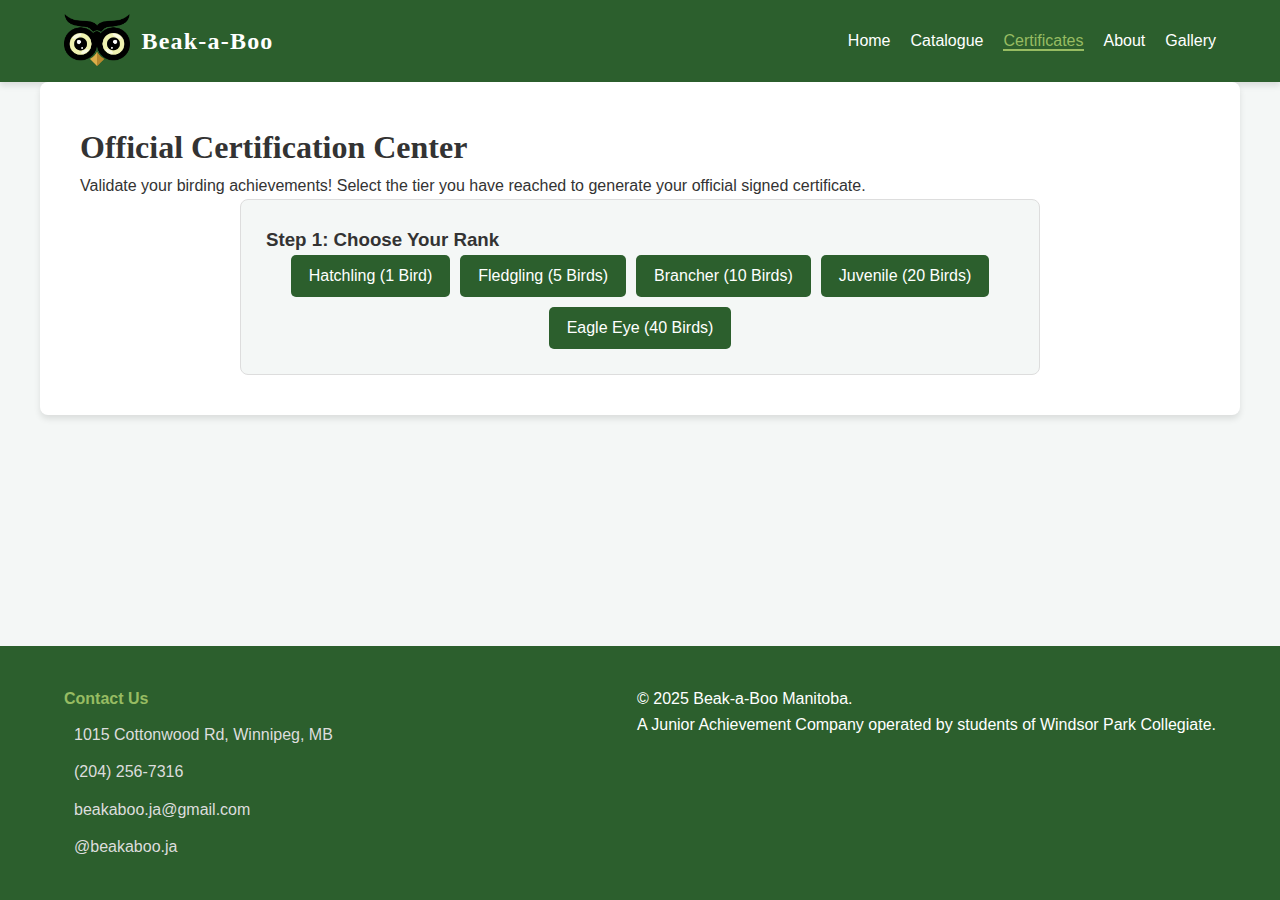
<file: certificates.html>
<!DOCTYPE html>
<html lang="en">
<head>
    <meta charset="UTF-8">
    <meta name="viewport" content="width=device-width, initial-scale=1.0">
    <title>Certificates | Beak-a-Boo</title>
    <link rel="stylesheet" href="style.css">
    <link href="https://fonts.googleapis.com/css2?family=Cinzel+Decorative:wght@700&family=Great+Vibes&family=Playfair+Display:wght@400;700&family=Roboto:wght@400;500&display=swap" rel="stylesheet">
    <link rel="stylesheet" href="https://cdnjs.cloudflare.com/ajax/libs/font-awesome/6.0.0/css/all.min.css">
    <script>
    const birdsData = [
      { "id": 1, "Common_Name": "Black-capped Chickadee", "Scientific_Name": "Poecile atricapillus", "Type": "Common", "Season": "Year-round", "Fact": "Famous for its distinctive 'chick-a-dee-dee-dee' call.", "Image": "https://encrypted-tbn0.gstatic.com/images?q=tbn:ANd9GcRVsgFltlwCxanuJIS8Q9dvxx4qdllwjLGuT7tfkS7HsP-Hl19F1tHin3x7B0h3IFuzyxmvxX9VCIX-4verEf0iMr38KbCDQytzosvQGZh6&s=10" },
      { "id": 2, "Common_Name": "American Robin", "Scientific_Name": "Turdus migratorius", "Type": "Common", "Season": "Spring/Summer", "Fact": "Often seen pulling earthworms from the ground.", "Image": "https://encrypted-tbn0.gstatic.com/images?q=tbn:ANd9GcSZrU2lR6V86zMHpXRD32DTjwfqNk-ZkNsZcDBniLtx-DxyV_0C6-xV_v8aaKAL0xi1CrZZZPuwUHFMno14bhZ_YNR38nKMFs18w5y0PGn8_w&s=10" },
      { "id": 3, "Common_Name": "House Sparrow", "Scientific_Name": "Passer domesticus", "Type": "Common", "Season": "Year-round", "Fact": "Aggressive and adaptable, found near humans.", "Image": "https://encrypted-tbn0.gstatic.com/images?q=tbn:ANd9GcSenVyTPz6B9-QT3sTfnlHph2ppJPbrNAkv0Xsn2Yt7H9FH1xja7yfCOr33i-E0f9DcCQnJYP3hIoDaihVP3CFGHnvPnYWgLNCuRA2dppq9VA&s=10" },
      { "id": 4, "Common_Name": "Blue Jay", "Scientific_Name": "Cyanocitta cristata", "Type": "Common", "Season": "Year-round", "Fact": "Known for their intelligence and loud screams.", "Image": "https://encrypted-tbn0.gstatic.com/images?q=tbn:ANd9GcR64uqTayxH-cwSdZNY21Y2k_HFUAVN1WvLwAKd3IpRDmfowfpx6gOWlhdgcPhAUfo8JZ2coNjZ8mYwaipd1owC_CZaR05FUNiqX43nu0XAkw&s=10" },
      { "id": 5, "Common_Name": "Canada Goose", "Scientific_Name": "Branta canadensis", "Type": "Common", "Season": "Spring/Fall", "Fact": "Famous for flying in a V-formation.", "Image": "https://upload.wikimedia.org/wikipedia/commons/4/40/Canada_goose_on_Seedskadee_NWR_%2827826185489%29.jpg" },
      { "id": 6, "Common_Name": "Mallard Duck", "Scientific_Name": "Anas platyrhynchos", "Type": "Common", "Season": "Spring/Summer", "Fact": "The ancestor of most domestic ducks.", "Image": "https://encrypted-tbn0.gstatic.com/images?q=tbn:ANd9GcScgmTtBWxyk66TGra6jnTL1rAK1wGvgwr0qA&s" },
      { "id": 7, "Common_Name": "Downy Woodpecker", "Scientific_Name": "Dryobates pubescens", "Type": "Common", "Season": "Year-round", "Fact": "Uses its stiff tail feathers for support against trees.", "Image": "https://encrypted-tbn0.gstatic.com/images?q=tbn:ANd9GcQ98bBVGDaapiA8GuDppHTN59hpNjgRp47mLpDXPRJFJ40zoWDk8ADbJwXJL6nW5iaXomhySiofI69PqlRo2Ex61QZY7HyXqUzW7vlozw&s=10" },
      { "id": 8, "Common_Name": "European Starling", "Scientific_Name": "Sturnus vulgaris", "Type": "Common", "Season": "Year-round", "Fact": "Can mimic the sounds of other birds and alarms.", "Image": "https://www.allaboutbirds.org/guide/assets/photo/303928891-480px.jpg" },
      { "id": 9, "Common_Name": "Red-winged Blackbird", "Scientific_Name": "Agelaius phoeniceus", "Type": "Common", "Season": "Spring/Summer", "Fact": "Fiercely defends nests, even against humans.", "Image": "https://gardenandgun.com/wp-content/uploads/2025/01/AdobeStock_319024362-1100x733.jpeg" },
      { "id": 10, "Common_Name": "Northern Cardinal", "Scientific_Name": "Cardinalis cardinalis", "Type": "Common", "Season": "Year-round", "Fact": "Males are bright red; females are pale brown.", "Image": "https://encrypted-tbn0.gstatic.com/images?q=tbn:ANd9GcRNr0I2WaLAafJ86hvQKC-33uSIf8VVplBAJpJqwYHFaR0GrLo5qb8X89Ojb9h_dydaIZWzg-eHBt7llgWLWyy2shnhOZZ-XVSKoO9kmOW57w&s=10" },
      { "id": 11, "Common_Name": "Common Grackle", "Scientific_Name": "Quiscalus quiscula", "Type": "Common", "Season": "Spring/Summer", "Fact": "Known for iridescent bodies and golden eyes.", "Image": "https://encrypted-tbn0.gstatic.com/images?q=tbn:ANd9GcST1BMcECDYex56Q7QBEZ9XJ4TPZ5DCp_OKcCGnIvsS9mOFjPi_eI4mZWymI5Kn8gOGfEDYZMe2pET9-s7gXcu0bKRRSLiocppDh7R1xsA_&s=10" },
      { "id": 12, "Common_Name": "Mourning Dove", "Scientific_Name": "Zenaida macroura", "Type": "Common", "Season": "Spring/Summer", "Fact": "Their wings make a whistling sound when taking off.", "Image": "https://www.allaboutbirds.org/guide/assets/og/528129461-1200px.jpg" },
      { "id": 13, "Common_Name": "American Crow", "Scientific_Name": "Corvus brachyrhynchos", "Type": "Common", "Season": "Year-round", "Fact": "Incredibly intelligent and can solve puzzles.", "Image": "https://encrypted-tbn0.gstatic.com/images?q=tbn:ANd9GcQv2V-HBrzAIwpIujk-IHl0oD309SN7XWeNPg&s" },
      { "id": 14, "Common_Name": "White-breasted Nuthatch", "Scientific_Name": "Sitta carolinensis", "Type": "Common", "Season": "Year-round", "Fact": "Often climbs down tree trunks head-first.", "Image": "https://encrypted-tbn0.gstatic.com/images?q=tbn:ANd9GcSgAZxMdo4Xmf_EYpFYuxuXpaMne0xjVR8rNklpXDelX4rKKJyjM0nNMxl3EyzjPEifWH0-QFdDD57IzqD0CkFVDBfEV_qGZI090EouW5on&s=10" },
      { "id": 15, "Common_Name": "Dark-eyed Junco", "Scientific_Name": "Junco hyemalis", "Type": "Common", "Season": "Winter", "Fact": "Nicknamed 'Snowbirds' as they appear in winter.", "Image": "https://encrypted-tbn0.gstatic.com/images?q=tbn:ANd9GcSU06ghOnDLBoQeWe56daUQrlHKgkmpYJzdVbdbG7a_Un9xtt3NNmisLILNvT8N-O_DK1GvXiYkkhYpTN_PPtqIYCvDeI-e_bqC006IBw&s=10" },
      { "id": 16, "Common_Name": "Boreal Chickadee", "Scientific_Name": "Poecile hudsonicus", "Type": "Common", "Season": "Year-round", "Fact": "Hardier than its black-capped cousin.", "Image": "https://encrypted-tbn0.gstatic.com/images?q=tbn:ANd9GcR1PL0X2jZN2n6W4zs0eGFVOEWjx1L0kwYo-SIPlJkOVT2Cq5YNiXJlHqpcCtQjAb-mPjZ9yM2X-dbxP4Fz6WcMoNTnyFIwG2qScwhA7X4&s=10" },
      { "id": 17, "Common_Name": "Chipping Sparrow", "Scientific_Name": "Spizella passerina", "Type": "Common", "Season": "Spring/Summer", "Fact": "Has a distinct rusty cap and a trilling song.", "Image": "https://encrypted-tbn0.gstatic.com/images?q=tbn:ANd9GcSCZjvzJDHumOwx8q2EhO95FP3gHAC4fP4n0hYxMsc9H48UUaS1jRvyNCvVFg57_uhYYSlQRsUG3Qb1VCaiwJSEAf796PaNs-MhS-v4vHk&s=10" },
      { "id": 18, "Common_Name": "Baltimore Oriole", "Scientific_Name": "Icterus galbula", "Type": "Common", "Season": "Spring/Summer", "Fact": "Weaves intricate hanging bag nests.", "Image": "https://encrypted-tbn0.gstatic.com/images?q=tbn:ANd9GcQxyplzztyefcvZjbSbKYeC0wqGea3ROfQKtpc27XCDwKeZrdOmJ1zFAQxm6cOIsyDBW0Ay0G4JJ_NrQSuBFEpAOafogEvs612YtIbNmqA&s=10" },
      { "id": 19, "Common_Name": "Ruby-throated Hummingbird", "Scientific_Name": "Archilochus colubris", "Type": "Common", "Season": "Summer", "Fact": "The only hummingbird that breeds in eastern North America.", "Image": "https://www.allaboutbirds.org/guide/assets/og/635892363-1200px.jpg" },
      { "id": 20, "Common_Name": "Great Grey Owl", "Scientific_Name": "Strix nebulosa", "Type": "Common", "Season": "Year-round", "Fact": "Manitoba's Provincial Bird. The largest owl by length.", "Image": "https://encrypted-tbn0.gstatic.com/images?q=tbn:ANd9GcQPpQSsofMb7tccBZy3XMhot5sGYvBuJFKSqwQkIAYCcyfcrJMf3BbPHqDRpLx2DgE-cVjI1aP9wk8bvbnrRp9k_wnCapzY_VDKW9eXJg&s=10" },
      { "id": 21, "Common_Name": "Warbling Vireo", "Scientific_Name": "Vireo gilvus", "Type": "Rare", "Season": "Spring/Summer", "Fact": "Known for a long, complex, warbling song.", "Image": "https://encrypted-tbn0.gstatic.com/images?q=tbn:ANd9GcRAp7lL6cRwGhNwwHdCAOtegp-sy8d5lj8yXIa2pSZ7s80SEDW5VfKClmChiT3KCwtIPDGxF9j0gHjdr8b4HXiiu36cBQVFFA2D0L7dwA&s=10" },
      { "id": 22, "Common_Name": "Piping Plover", "Scientific_Name": "Charadrius melodus", "Type": "Rare", "Season": "Spring/Summer", "Fact": "Endangered shorebird nesting on sandy beaches.", "Image": "https://encrypted-tbn0.gstatic.com/images?q=tbn:ANd9GcQGYELpcSXhASn_DygAzzyR5Htr3nygTeyNeqwrKU-AVUGO742PZHxu4cF5z6oMrYS07d9lIUk-_ek__2J8neePlTvcWvpPg54ln4HTeg&s=10" },
      { "id": 23, "Common_Name": "Loggerhead Shrike", "Scientific_Name": "Lanius ludovicianus", "Type": "Rare", "Season": "Spring/Summer", "Fact": "Impales prey on thorns or barbed wire.", "Image": "https://encrypted-tbn0.gstatic.com/images?q=tbn:ANd9GcRWmJFMo8G3calUH_l549S-aQWGCj_uGsCs0eq-DvwjzSwuBxEcLdNs3pacV1kFJkQR7EMORb17FDA9LX-lrbwc8hx2mIe2Z2EeBu8leYg&s=10" },
      { "id": 24, "Common_Name": "Eared Grebe", "Scientific_Name": "Podiceps nigricollis", "Type": "Rare", "Season": "Spring/Summer", "Fact": "Has golden 'ears' (feathers) behind its eyes.", "Image": "https://www.allaboutbirds.org/guide/assets/photo/305504571-480px.jpg" },
      { "id": 25, "Common_Name": "Western Meadowlark", "Scientific_Name": "Sturnella neglecta", "Type": "Rare", "Season": "Spring/Summer", "Fact": "Known for its beautiful, flute-like song.", "Image": "https://encrypted-tbn0.gstatic.com/images?q=tbn:ANd9GcR8f16I3KIevsvy0QcuHbZxzplaUJYYqND_4Ehyu2oEj40kBexj3Ayo95hmyrEuX_ysdHF73XFeRR4UO8okWk4ot_LH9A9bCqDc0QwK-A&s=10" },
      { "id": 26, "Common_Name": "Smith's Longspur", "Scientific_Name": "Calcarius pictus", "Type": "Rare", "Season": "Summer", "Fact": "Breeds near the treeline in northern Canada.", "Image": "https://encrypted-tbn0.gstatic.com/images?q=tbn:ANd9GcRXmSym08bBO_Db7pEvytYsyyO0FjBghLFgpm06nHbIOPvadpdAoOoy-x1vFOXHRwACo5JSx7kOERKv-PcRPj3134Swr5hXW2b6fXCYnA&s=10" },
      { "id": 27, "Common_Name": "Ferruginous Hawk", "Scientific_Name": "Buteo regalis", "Type": "Rare", "Season": "Spring/Summer", "Fact": "The largest hawk in North America.", "Image": "https://encrypted-tbn0.gstatic.com/images?q=tbn:ANd9GcQU5m6-BARKs-eW0lDkQq4VxS3sEYyOJStnvb6jOz0ASJ15H_jSHRmQ4OH5uofiCOA0Gx7g-YyYFRf250U35wnZUD9mPOJT1ZRHFN5vEg&s=10" },
      { "id": 28, "Common_Name": "Yellow-billed Cuckoo", "Scientific_Name": "Coccyzus americanus", "Type": "Rare", "Season": "Summer", "Fact": "Called the 'Rain Crow' for calling before storms.", "Image": "https://encrypted-tbn0.gstatic.com/images?q=tbn:ANd9GcQmkZJ2iQebznxPAVu3PNX-YCDlfoC0AX31_Ke7dORA4rv-XgGHl2K7jpLvKBQhiDtAnG_zan7MFH9BA69OPkUhZaWOsJeX2Y8yOe9mmg&s=10" },
      { "id": 29, "Common_Name": "Prothonotary Warbler", "Scientific_Name": "Protonotaria citrea", "Type": "Rare", "Season": "Spring/Summer", "Fact": "Nests in cavities in standing water swamps.", "Image": "https://upload.wikimedia.org/wikipedia/commons/5/55/Protonotaria-citrea-002_edit.jpg" },
      { "id": 30, "Common_Name": "Least Bittern", "Scientific_Name": "Ixobrychus exilis", "Type": "Rare", "Season": "Spring/Summer", "Fact": "A tiny heron that hides in dense reeds.", "Image": "https://encrypted-tbn0.gstatic.com/images?q=tbn:ANd9GcRKeYAzk8fU_h6uwCkSFS_wO3c2BAqbfErQ2GZ6JBlTjZH0wBbavYpFwi_PHPgOrAuH6hHSWSAB_1nYiQqqLLZK6EQILeVhGdQVtaJxUg&s=10" },
      { "id": 31, "Common_Name": "Say's Phoebe", "Scientific_Name": "Sayornis saya", "Type": "Rare", "Season": "Spring/Summer", "Fact": "Prefers dry, open country and badlands.", "Image": "https://encrypted-tbn0.gstatic.com/images?q=tbn:ANd9GcS6-WOVU6pVuTeOkdKFPkbBgKzcXH3HI9WGilEb1qV-FC9teRgpUKRF9P5HtTRhm8ZEKcR_3dJ3q0lSmzIY5zkOxBYKOFXp56TpW3le8g&s=10" },
      { "id": 32, "Common_Name": "Great Egret", "Scientific_Name": "Ardea alba", "Type": "Rare", "Season": "Spring/Summer", "Fact": "A large, elegant white heron.", "Image": "https://encrypted-tbn0.gstatic.com/images?q=tbn:ANd9GcTG2TqTyZ8j-6KlZzAf9Z-MaqLVoBOS7CV1lKr58EuRMe_BBx_dQaUUJZuLeTAnNZGkjAVrpLblP61PORRLI__WQGEzWAh_D3IaV8rUrQ&s=10" },
      { "id": 33, "Common_Name": "King Rail", "Scientific_Name": "Rallus elegans", "Type": "Rare", "Season": "Summer", "Fact": "The largest North American rail.", "Image": "https://encrypted-tbn0.gstatic.com/images?q=tbn:ANd9GcSB2EwHJro9PTNuKEu1W28ICyY8-W5bISDaKwWOAZOel0BGf1fjJfLizWHmXsUZDI3mcuAT712HfU6jjNquTWlCobKeII3GXg2kfsA9TxU&s=10" },
      { "id": 34, "Common_Name": "Red-headed Woodpecker", "Scientific_Name": "Melanerpes erythrocephalus", "Type": "Rare", "Season": "Spring/Summer", "Fact": "One of the few woodpeckers that catches insects in air.", "Image": "https://encrypted-tbn0.gstatic.com/images?q=tbn:ANd9GcSMyOdABzYtm7QGQ7SwDOJBBtzMoCzWKs3SV4sWjmyO5pIfh4_kNHWdSmrALV5THUNULnJR6qDeKUtPzyg2-FQZZR4-PFg_lh7jYRadsA&s=10" },
      { "id": 35, "Common_Name": "Long-billed Curlew", "Scientific_Name": "Numenius americanus", "Type": "Rare", "Season": "Spring/Summer", "Fact": "Has a ridiculously long, down-curved bill.", "Image": "https://encrypted-tbn0.gstatic.com/images?q=tbn:ANd9GcTJ5Ix_DiXeLcap5RZSCRBfDOsxC-Q6jOpZoaJG3bf1hPUB3LX5r18EYWggTlx7cwbfOsMAKG4BMvl5s_hOAs7QjMapmEdmFk-rYA1J3w&s=10" },
      { "id": 36, "Common_Name": "Ivory Gull", "Scientific_Name": "Pagophila eburnea", "Type": "Ultra Rare", "Season": "Winter", "Fact": "Pure white gull of the high Arctic.", "Image": "https://encrypted-tbn0.gstatic.com/images?q=tbn:ANd9GcRgYRbu40b2WIXwsmMSennOEh8RnxXrORjrWDzoQ0BoMRSN5nHQ-bi5Hur9qkvLp7jVaxk28JfcLnwQIy7PJHwmQlKOGLrz45Hs2Be3Hw&s=10" },
      { "id": 37, "Common_Name": "Gyrfalcon", "Scientific_Name": "Falco rusticolus", "Type": "Ultra Rare", "Season": "Winter", "Fact": "The largest falcon in the world.", "Image": "https://encrypted-tbn0.gstatic.com/images?q=tbn:ANd9GcRDvd7O3GZB82aPodJC-tAaqR_Mn-S3dSoK36ask8xm1DRDzTcKsuIWcpRvyWkAi5er5m7m5edBAiJlvgjS_pkAkflwh7S0IU_7HQBN370&s=10" },
      { "id": 38, "Common_Name": "Whooping Crane", "Scientific_Name": "Grus americana", "Type": "Ultra Rare", "Season": "Migration", "Fact": "One of the rarest birds in North America.", "Image": "https://encrypted-tbn0.gstatic.com/images?q=tbn:ANd9GcSQAfzifwmZfEg3UKup1IT6WZ6My1otkAS0ctDuKtbTxyBa7Llv2lc_001UNQjPW9rB0P9ffUo95yfCx8H30BSyZt35YEum_u77CQrxmA&s=10" },
      { "id": 39, "Common_Name": "Ross's Gull", "Scientific_Name": "Rhodostethia rosea", "Type": "Ultra Rare", "Season": "Winter", "Fact": "Known for having pinkish underparts.", "Image": "https://encrypted-tbn0.gstatic.com/images?q=tbn:ANd9GcQ9XgF0uY7ElkmsLAC-gZLZryOR7QqLRHbkytl2Tr6X9a30Vcz_Tdrt4GnQg5A4ICIf5eT5swg0h7LKuTCHKFhRuZ-E5ftuVQvOAvWP8Q&s=10" },
      { "id": 40, "Common_Name": "Kirtland's Warbler", "Scientific_Name": "Setophaga kirtlandii", "Type": "Ultra Rare", "Season": "Summer", "Fact": "Nests only in young jack pine forests.", "Image": "https://www.allaboutbirds.org/guide/assets/photo/297030851-480px.jpg" }
    ];
    </script>
</head>
<body>

    <header>
        <div class="logo">
            <img src="logo.png" alt="Beak-a-Boo Logo" class="logo-img">
            Beak-a-Boo
        </div>
        <nav>
            <ul class="nav-links">
                <li><a href="index.html">Home</a></li>
                <li><a href="catalogue.html">Catalogue</a></li>
                <li><a href="certificates.html" class="active">Certificates</a></li>
                <li><a href="about.html">About</a></li>
                <li><a href="https://www.flickr.com/groups/14879687@N25/pool/#" target="_blank">Gallery <i class="fa-brands fa-flickr"></i></a></li>
            </ul>
        </nav>
    </header>

    <main>
        <section class="content-section certificate-page">
            <h1 class="playfair-font">Official Certification Center</h1>
            <p class="intro-text">Validate your birding achievements! Select the tier you have reached to generate your official signed certificate.</p>
            
            <div class="steps-container">
                <div class="step-box">
                    <h3>Step 1: Choose Your Rank</h3>
                    <div class="certificate-buttons">
                        <button class="cert-btn" data-cert-type="Hatchling">Hatchling (1 Bird)</button>
                        <button class="cert-btn" data-cert-type="Fledgling">Fledgling (5 Birds)</button>
                        <button class="cert-btn" data-cert-type="Brancher">Brancher (10 Birds)</button>
                        <button class="cert-btn" data-cert-type="Juvenile">Juvenile (20 Birds)</button>
                        <button class="cert-btn" data-cert-type="EagleEye">Eagle Eye (40 Birds)</button>
                    </div>
                </div>

                <div id="cert-oath-area" class="step-box hidden fade-in">
                    <h3>Step 2: The Birder's Oath</h3>
                    <p class="oath-text">
                        "I, <span id="oath-name-placeholder">[Your Name]</span>, do solemnly swear that I have honestly spotted and identified the required birds in the wild."
                    </p>
                    
                    <div class="input-group">
                        <label for="user-name-input">Enter Your Full Name:</label>
                        <input type="text" id="user-name-input" placeholder="e.g. Jane Doe">
                    </div>

                    <div id="hatchling-prompt" class="input-group hidden">
                        <label for="hatchling-bird-select">Which bird was your first find?</label>
                        <select id="hatchling-bird-select">
                            </select>
                    </div>

                    <div id="error-message" class="error-msg"></div>
                    
                    <button id="oath-confirm-btn" class="cta-button">Generate Certificate</button>
                </div>
            </div>

            <div class="canvas-container">
                <canvas id="certificate-canvas" class="hidden"></canvas>
                <div id="download-container" class="download-container hidden">
                    <button id="btn-download" class="btn-download"><i class="fa-solid fa-download"></i> Download Certificate</button>
                </div>
            </div>
        </section>
    </main>

    <footer>
        <div class="footer-content">
            <div class="footer-section contact">
                <h4>Contact Us</h4>
                <div class="contact-links">
                    <a href="https://goo.gl/maps/PlaceHolder" target="_blank"><i class="fa-solid fa-map-marker-alt"></i> 1015 Cottonwood Rd, Winnipeg, MB</a>
                    <a href="tel:2042567316"><i class="fa-solid fa-phone"></i> (204) 256-7316</a>
                    <a href="mailto:beakaboo.ja@gmail.com"><i class="fa-solid fa-envelope"></i> beakaboo.ja@gmail.com</a>
                    <a href="https://www.instagram.com/beakaboo.ja/" target="_blank"><i class="fa-brands fa-instagram"></i> @beakaboo.ja</a>
                </div>
            </div>
            <div class="footer-section ja-info">
                <p>© 2025 Beak-a-Boo Manitoba.</p>
                <p>A Junior Achievement Company operated by students of Windsor Park Collegiate.</p>
            </div>
        </div>
    </footer>

    <script src="script.js"></script>
</body>
</html>
</file>
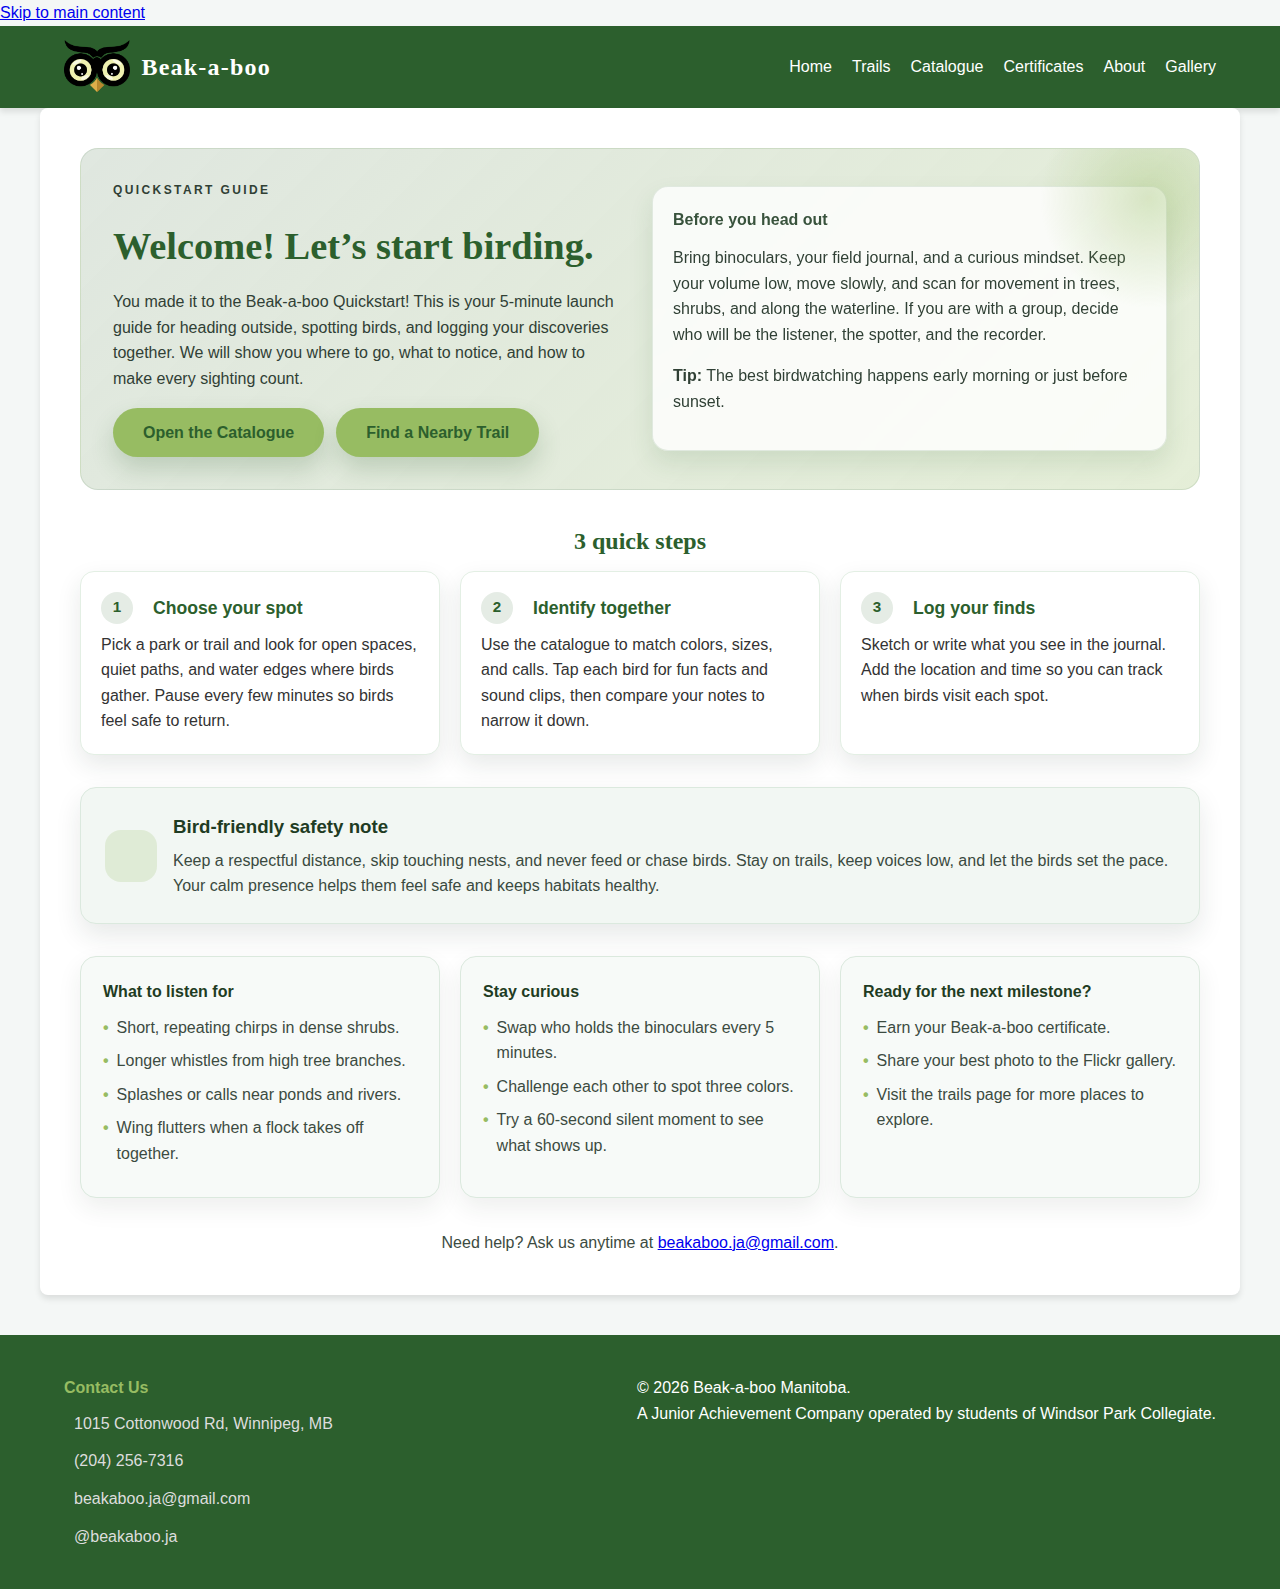
<file: quickstart.html>
<!DOCTYPE html>
<html lang="en">
<head>
    <meta charset="UTF-8">
    <meta name="viewport" content="width=device-width, initial-scale=1.0">
    <meta name="description" content="Use this 5-minute quickstart to begin birdwatching with kids, identify local species, and log sightings confidently.">
    <link rel="canonical" href="https://beakaboo.ca/quickstart.html">
    <title>Quickstart Guide | Beak-a-boo Birdwatching</title>
    <meta property="og:type" content="website">
    <meta property="og:title" content="Quickstart Guide | Beak-a-boo Birdwatching">
    <meta property="og:description" content="Use this 5-minute quickstart to begin birdwatching with kids, identify local species, and log sightings confidently.">
    <meta property="og:url" content="https://beakaboo.ca/quickstart.html">
    <meta property="og:image" content="https://beakaboo.ca/logo.png">
    <meta name="twitter:card" content="summary_large_image">
    <meta name="twitter:title" content="Quickstart Guide | Beak-a-boo Birdwatching">
    <meta name="twitter:description" content="Use this 5-minute quickstart to begin birdwatching with kids, identify local species, and log sightings confidently.">
    <meta name="twitter:image" content="https://beakaboo.ca/logo.png">
    <script>
        (function () {
            const path = window.location.pathname;
            const base = path.includes('/Testing2/') ? '/Testing2/' : '/';
            document.write(`<base href="${base}">`);
        })();
    </script>
    <link rel="preconnect" href="https://fonts.googleapis.com">
    <link rel="preconnect" href="https://fonts.gstatic.com" crossorigin>
    <link rel="stylesheet" href="style.css">
    <link href="https://fonts.googleapis.com/css2?family=Roboto:wght@400;500;700&family=Playfair+Display:wght@400;700&display=swap" rel="stylesheet">
    <link rel="stylesheet" href="https://cdnjs.cloudflare.com/ajax/libs/font-awesome/6.0.0/css/all.min.css">
</head>
<body>
    <a class="skip-link" href="#main-content">Skip to main content</a>

    <header>
        <div class="logo">
            <img src="logo.png" alt="Beak-a-boo Logo" class="logo-img">
            Beak-a-boo
        </div>
        <nav aria-label="Primary">
            <ul class="nav-links">
                <li><a href="index.html">Home</a></li>
                <li><a href="trails/index.html">Trails</a></li>
                <li><a href="catalogue/index.html">Catalogue</a></li>
                <li><a href="certificates/index.html">Certificates</a></li>
                <li><a href="about/index.html">About</a></li>
                <li><a href="https://www.flickr.com/groups/14879687@N25/pool/#" target="_blank" rel="noopener">Gallery <i class="fa-brands fa-flickr"></i></a></li>
            </ul>
        </nav>
    </header>

    <main id="main-content">
        <section class="content-section quickstart-section">
            <div class="quickstart-hero">
                <div>
                    <p class="quickstart-eyebrow">Quickstart Guide</p>
                    <h1 class="playfair-font">Welcome! Let’s start birding.</h1>
                    <p>
                        You made it to the Beak-a-boo Quickstart! This is your 5-minute launch guide for heading outside, spotting birds, and logging
                        your discoveries together. We will show
                        you where to go, what to notice, and how to make every sighting count.
                    </p>
                    <div class="quickstart-actions">
                        <a class="cta-button" href="catalogue/index.html">Open the Catalogue</a>
                        <a class="cta-button" href="trails/index.html">Find a Nearby Trail</a>
                    </div>
                </div>
                <div class="quickstart-tip-card">
                    <p class="section-subtitle">Before you head out</p>
                    <p>
                        Bring binoculars, your field journal, and a curious mindset. Keep your volume low, move slowly, and scan for movement in trees,
                        shrubs, and along the waterline. If you are with a group, decide who will be the listener, the spotter, and the recorder.
                    </p>
                    <p>
                        <strong>Tip:</strong> The best birdwatching happens early morning or just before sunset.
                    </p>
                </div>
            </div>

            <div>
                <h2 class="section-title playfair-font">3 quick steps</h2>
                <div class="quickstart-steps">
                    <div class="quickstart-step">
                        <h3><span class="quickstart-step-number">1</span><i class="fa-solid fa-location-dot"></i> Choose your spot</h3>
                        <p>Pick a park or trail and look for open spaces, quiet paths, and water edges where birds gather. Pause every few minutes so birds feel safe to return.</p>
                    </div>
                    <div class="quickstart-step">
                        <h3><span class="quickstart-step-number">2</span><i class="fa-solid fa-binoculars"></i> Identify together</h3>
                        <p>Use the catalogue to match colors, sizes, and calls. Tap each bird for fun facts and sound clips, then compare your notes to narrow it down.</p>
                    </div>
                    <div class="quickstart-step">
                        <h3><span class="quickstart-step-number">3</span><i class="fa-solid fa-book-open"></i> Log your finds</h3>
                        <p>Sketch or write what you see in the journal. Add the location and time so you can track when birds visit each spot.</p>
                    </div>
                </div>
            </div>

            <div class="quickstart-warning">
                <div class="quickstart-warning-icon">
                    <i class="fa-solid fa-shield-heart"></i>
                </div>
                <div>
                    <h3>Bird-friendly safety note</h3>
                    <p>
                        Keep a respectful distance, skip touching nests, and never feed or chase birds. Stay on trails, keep voices low, and let the birds
                        set the pace. Your calm presence helps them feel safe and keeps habitats healthy.
                    </p>
                </div>
            </div>

            <div class="quickstart-cards">
                <div class="quickstart-card">
                    <h4>What to listen for</h4>
                    <ul>
                        <li>Short, repeating chirps in dense shrubs.</li>
                        <li>Longer whistles from high tree branches.</li>
                        <li>Splashes or calls near ponds and rivers.</li>
                        <li>Wing flutters when a flock takes off together.</li>
                    </ul>
                </div>
                <div class="quickstart-card">
                    <h4>Stay curious</h4>
                    <ul>
                        <li>Swap who holds the binoculars every 5 minutes.</li>
                        <li>Challenge each other to spot three colors.</li>
                        <li>Try a 60-second silent moment to see what shows up.</li>
                    </ul>
                </div>
                <div class="quickstart-card">
                    <h4>Ready for the next milestone?</h4>
                    <ul>
                        <li>Earn your Beak-a-boo certificate.</li>
                        <li>Share your best photo to the Flickr gallery.</li>
                        <li>Visit the trails page for more places to explore.</li>
                    </ul>
                </div>
            </div>

            <p class="quickstart-footer">Need help? Ask us anytime at <a href="mailto:beakaboo.ja@gmail.com">beakaboo.ja@gmail.com</a>.</p>
        </section>
    </main>

    <footer>
        <div class="footer-content">
            <div class="footer-section contact">
                <h4>Contact Us</h4>
                <div class="contact-links">
                    <a href="https://maps.app.goo.gl/Lw7CaeraoMKw8FSv7" target="_blank" rel="noopener"><i class="fa-solid fa-map-marker-alt"></i> 1015 Cottonwood Rd, Winnipeg, MB</a>
                    <a href="tel:2042567316"><i class="fa-solid fa-phone"></i> (204) 256-7316</a>
                    <a href="mailto:beakaboo.ja@gmail.com"><i class="fa-solid fa-envelope"></i> beakaboo.ja@gmail.com</a>
                    <a href="https://www.instagram.com/beakaboo.ja/" target="_blank" rel="noopener"><i class="fa-brands fa-instagram"></i> @beakaboo.ja</a>
                </div>
            </div>
            <div class="footer-section ja-info">
                <p>© 2026 Beak-a-boo Manitoba.</p>
                <p>A Junior Achievement Company operated by students of Windsor Park Collegiate.</p>
            </div>
        </div>
    </footer>
</body>
</html>
</file>
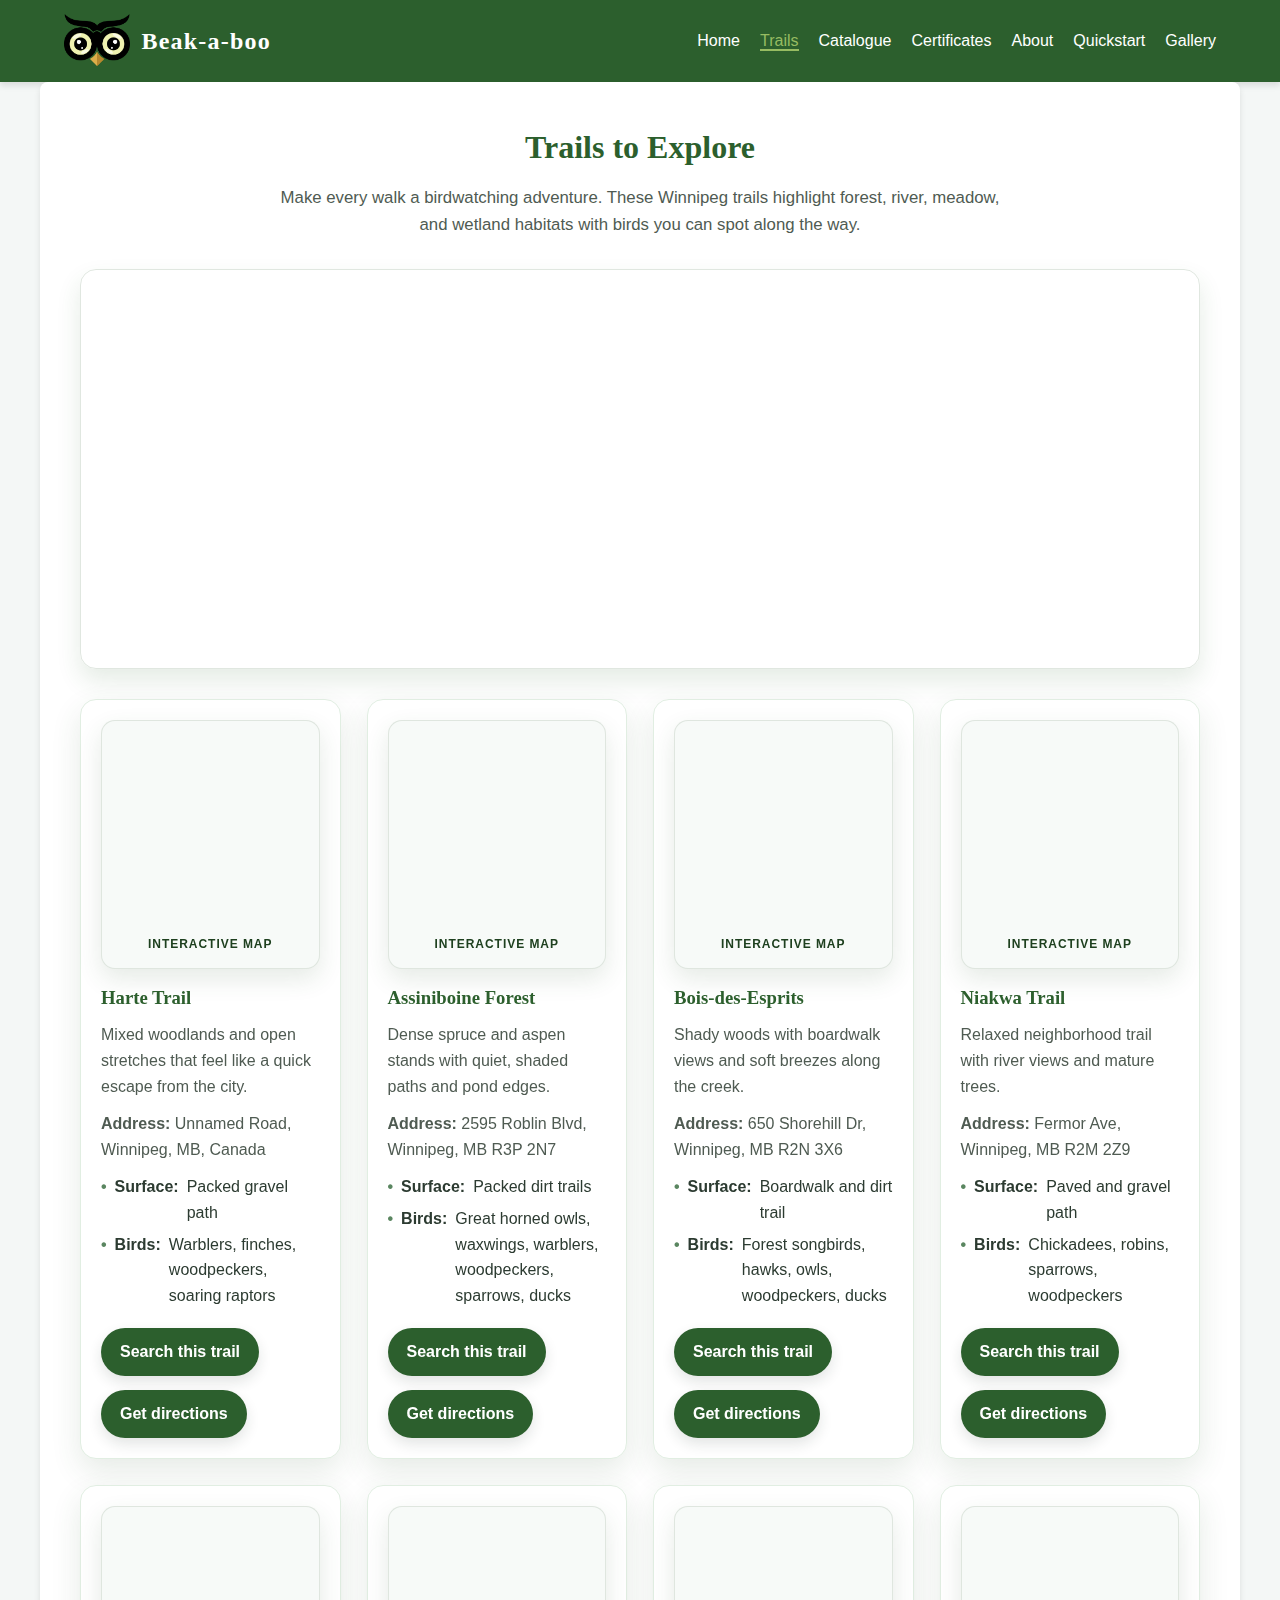
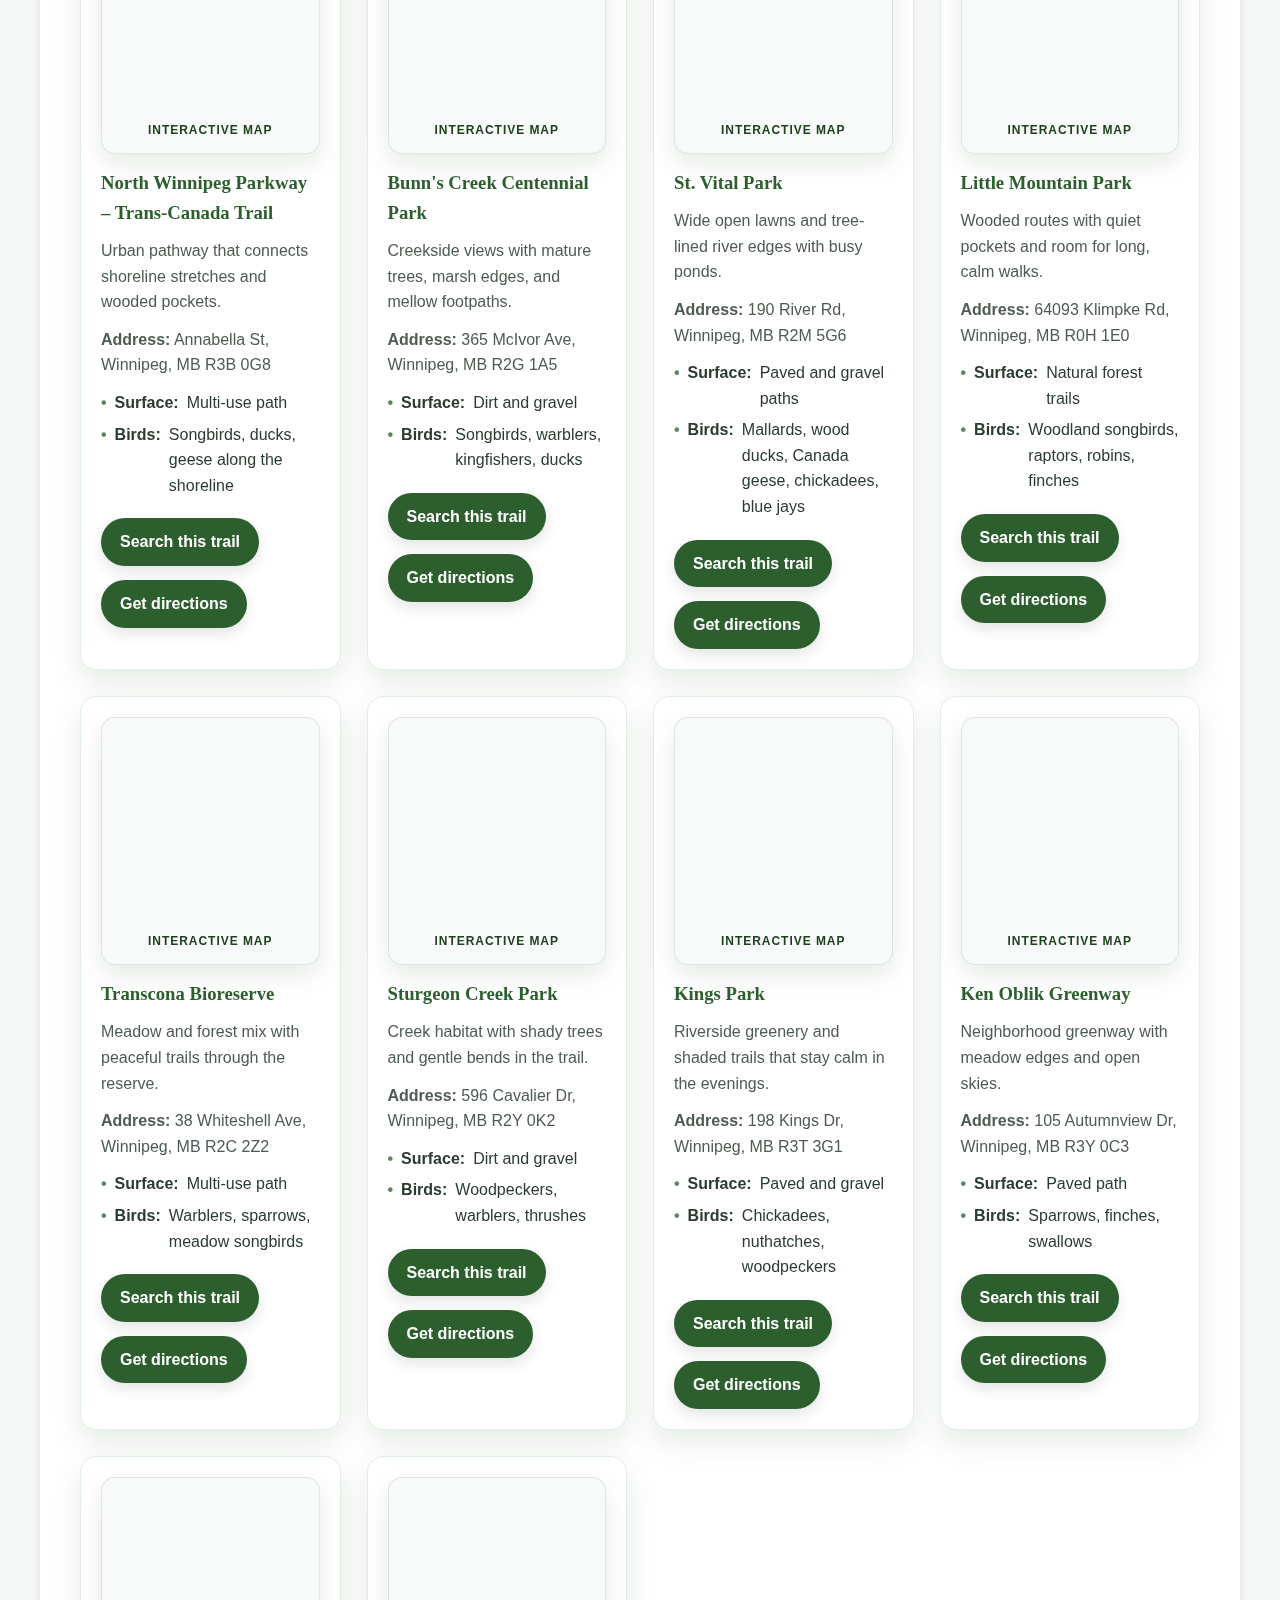
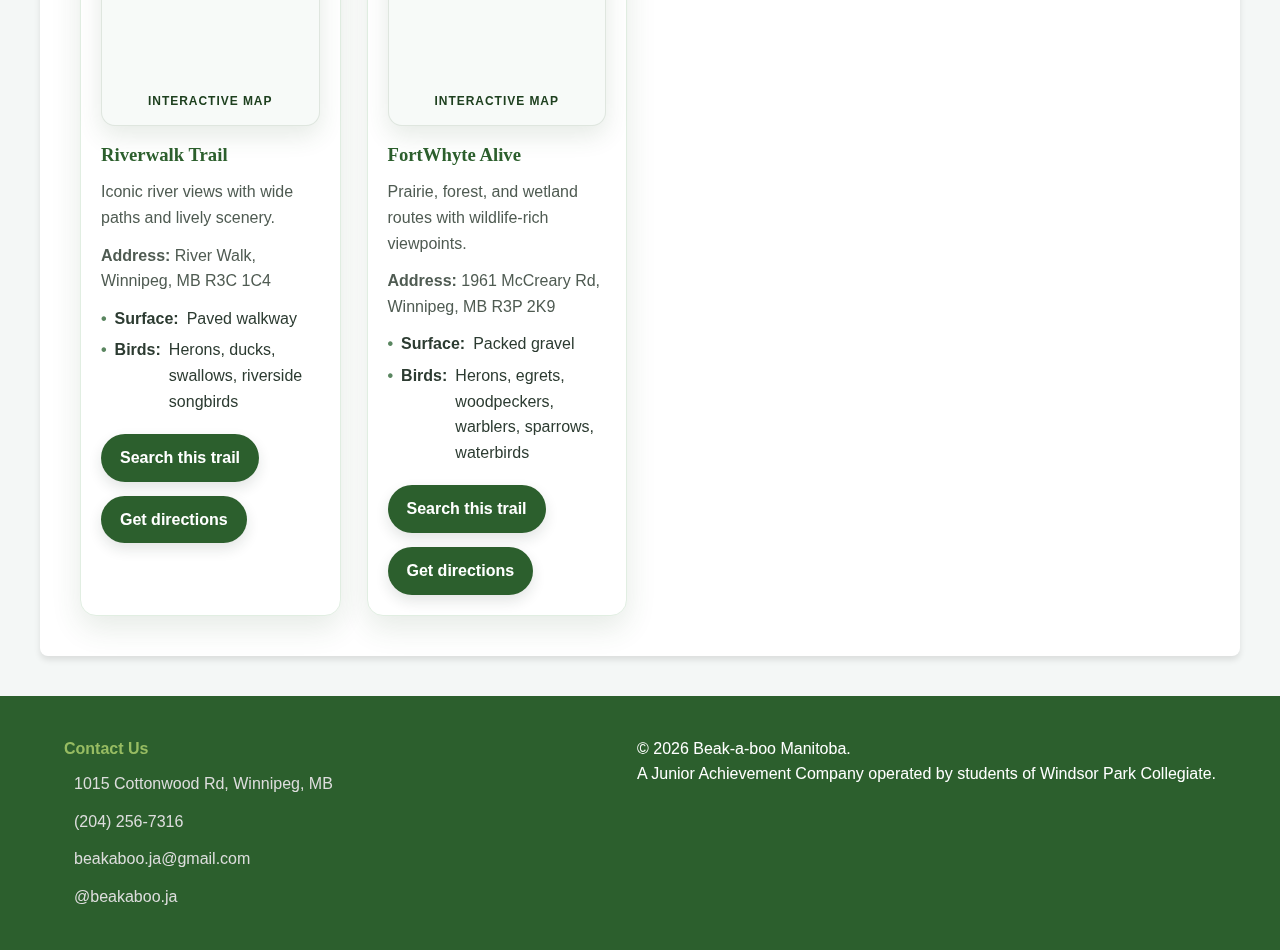
<file: trails.html>
<!DOCTYPE html>
<html lang="en">
<head>
    <meta charset="UTF-8">
    <meta http-equiv="refresh" content="0; url=/trails/">
    <meta name="robots" content="noindex">
    <title>Redirecting to /trails/</title>
    <link rel="canonical" href="/trails/">
</head>
<body>
    <p>If you are not redirected, <a href="/trails/">go to the Trails page</a>.</p>
    <script>
        window.location.replace("/trails/");
    </script>
</body>
</html>
</file>
<file: assets/css/style.css>
/* --- Variables --- */
:root {
    --primary-green: #2c5f2d;
    --secondary-green: #97bc62;
    --accent-brown: #9F7D4F;
    --bg-light: #f4f7f6;
    --bg-white: #ffffff;
    --text-dark: #333333;
    --text-light: #ffffff;
    --font-main: 'Roboto', sans-serif;
    --font-serif: 'Playfair Display', serif;
    --shadow: 0 4px 6px rgba(0, 0, 0, 0.1);
}

/* --- Global --- */
* {
    box-sizing: border-box;
    margin: 0;
    padding: 0;
}

body {
    font-family: var(--font-main);
    background-color: var(--bg-light);
    color: var(--text-dark);
    line-height: 1.6;
    display: flex;
    flex-direction: column;
    min-height: 100vh;
}

.playfair-font { font-family: var(--font-serif); }
.hidden { display: none !important; }

/* --- Header --- */
header {
    background-color: var(--primary-green);
    color: var(--text-light);
    display: flex;
    justify-content: space-between;
    align-items: center;
    padding: 1rem 5%;
    box-shadow: var(--shadow);
    flex-wrap: wrap;
    gap: 12px;
}

.logo {
    font-size: 1.5rem;
    font-weight: 700;
    font-family: var(--font-serif);
    display: flex;
    align-items: center;
    line-height: 1;
    /* FIX: Increase letter spacing for the logo text to prevent visual overlap of 'oo' */
    letter-spacing: 0.05em;
}

.logo-img {
    height: 52px; /* Adjust based on your logo preference */
    width: auto;
    margin-right: 12px;
    margin-top: -2px;
    display: block;
}

.nav-links {
    list-style: none;
    display: flex;
    gap: 20px;
    flex-wrap: wrap;
}

.nav-links a {
    color: var(--text-light);
    text-decoration: none;
    font-weight: 500;
    transition: color 0.3s;
}

.nav-links a:hover, .nav-links a.active {
    color: var(--secondary-green);
    border-bottom: 2px solid var(--secondary-green);
}

/* --- Hero Section --- */
.hero {
    position: relative;
    /* Updated with Great Grey Owl Image */
    background: url('../images/hero-owl.jpg');
    background-size: cover;
    background-position: center 30%;
    color: white;
    text-align: center;
    padding: 80px 20px 160px;
    margin-bottom: 40px;
    min-height: 500px;
    display: flex;
    align-items: flex-start;
    justify-content: center;
}

/* Dark overlay to make text readable */
.hero-overlay {
    position: absolute;
    top: 0; left: 0; width: 100%; height: 100%;
    background: rgba(0, 0, 0, 0.4); /* Darker tint for better contrast */
    z-index: 1;
}

.hero-content {
    position: relative;
    z-index: 2;
    max-width: 800px;
    margin: 0 auto;
    background: rgba(44, 95, 45, 0.65);
    backdrop-filter: blur(10px);
    -webkit-backdrop-filter: blur(10px);
    border: 1px solid rgba(255, 255, 255, 0.15);
    padding: 30px;
    border-radius: 16px;
    box-shadow: 0 8px 32px rgba(0, 0, 0, 0.2);
}

.animate-on-load,
.animate-on-scroll {
    opacity: 0;
    transform: translateY(24px);
    transition: opacity 0.8s ease, transform 0.8s ease;
}

.animate-on-load.is-visible,
.animate-on-scroll.is-visible {
    opacity: 1;
    transform: translateY(0);
}

@media (prefers-reduced-motion: reduce) {
    .animate-on-load,
    .animate-on-scroll {
        transition: none;
        transform: none;
    }
}

.hero h1 { font-size: 3rem; margin-bottom: 20px; text-shadow: 2px 2px 4px rgba(0,0,0,0.5); }
.mission-text { font-size: 1.2rem; margin-bottom: 30px; }
.hero-actions {
    display: flex;
    flex-wrap: wrap;
    gap: 12px;
    justify-content: center;
}
.hero-actions .btn-secondary {
    margin-top: 0;
    color: var(--text-light);
    border-color: var(--text-light);
    background: rgba(255, 255, 255, 0.18);
    box-shadow: 0 8px 18px rgba(0, 0, 0, 0.25);
}
.hero-actions .btn-secondary:hover {
    background: var(--text-light);
    color: var(--primary-green);
}
.cta-button {
    background-color: var(--secondary-green);
    color: var(--primary-green);
    padding: 12px 30px;
    text-decoration: none;
    font-weight: bold;
    border-radius: 25px;
    transition: all 0.3s cubic-bezier(0.25, 0.8, 0.25, 1);
    display: inline-block;
    box-shadow: 0 4px 6px rgba(0,0,0,0.1);
}
.cta-button:hover {
    background-color: var(--text-light);
    transform: translateY(-3px);
    box-shadow: 0 8px 15px rgba(0,0,0,0.15);
}

/* --- Content Sections --- */
.content-section {
    max-width: 1200px;
    margin: 0 auto 40px;
    padding: 40px;
    background: var(--bg-white);
    border-radius: 8px;
    box-shadow: var(--shadow);
}

.section-title {
    text-align: center;
    color: var(--primary-green);
    margin-bottom: 10px;
}
.section-subtitle { text-align: center; margin-bottom: 30px; color: #666; }

/* --- Trade Fair Section --- */
.trade-fair-section {
    background: linear-gradient(135deg, rgba(151, 188, 98, 0.12), rgba(44, 95, 45, 0.08));
}

.trade-fair-grid {
    display: grid;
    gap: 24px;
    grid-template-columns: repeat(auto-fit, minmax(260px, 1fr));
}

.trade-fair-card {
    background: var(--bg-white);
    border-radius: 16px;
    padding: 24px;
    border: 1px solid rgba(44, 95, 45, 0.15);
    box-shadow: 0 12px 24px rgba(44, 95, 45, 0.12);
    display: grid;
    gap: 12px;
}

.trade-fair-card h3 {
    color: var(--primary-green);
    font-size: 1.4rem;
}

.trade-fair-image {
    width: 100%;
    height: auto;
    aspect-ratio: 16 / 9;
    object-fit: contain;
    background: #f7f7f2;
    border-radius: 12px;
    border: 1px solid rgba(44, 95, 45, 0.12);
}

.trade-fair-location {
    font-weight: 700;
    color: #1e401f;
}

.trade-fair-date {
    color: #4f5c4f;
}

.trade-fair-card ul {
    padding-left: 18px;
    color: #2f3c2f;
    display: grid;
    gap: 8px;
}

.trade-fair-card strong {
    color: #1e401f;
}

.trade-fair-card.sold-out-card {
    position: relative;
    border: 2px solid #c62828;
    background: linear-gradient(180deg, rgba(198, 40, 40, 0.06), rgba(198, 40, 40, 0.02));
}

.sold-out-badge {
    margin: 0 0 4px;
    justify-self: start;
    background: #c62828;
    color: #fff;
    font-weight: 800;
    letter-spacing: 0.06em;
    padding: 6px 12px;
    border-radius: 999px;
}

.sold-out-card h3,
.sold-out-card .trade-fair-location,
.sold-out-card .trade-fair-date,
.sold-out-card ul li {
    text-decoration: line-through;
    text-decoration-thickness: 2px;
    text-decoration-color: #c62828;
}

/* --- Quickstart --- */
.quickstart-section {
    display: flex;
    flex-direction: column;
    gap: 32px;
}

.quickstart-hero {
    background: linear-gradient(135deg, rgba(44, 95, 45, 0.15), rgba(151, 188, 98, 0.25));
    border-radius: 18px;
    padding: 32px;
    display: grid;
    grid-template-columns: repeat(auto-fit, minmax(240px, 1fr));
    gap: 24px;
    align-items: center;
    position: relative;
    overflow: hidden;
    border: 1px solid rgba(44, 95, 45, 0.12);
}

.quickstart-hero::after {
    content: "";
    position: absolute;
    width: 220px;
    height: 220px;
    right: -60px;
    top: -60px;
    background: radial-gradient(circle, rgba(151, 188, 98, 0.35), transparent 70%);
    pointer-events: none;
}

.quickstart-eyebrow {
    text-transform: uppercase;
    letter-spacing: 0.2em;
    font-size: 0.75rem;
    font-weight: 600;
    color: #517258;
    margin-bottom: 12px;
}

.quickstart-hero h1 {
    color: var(--primary-green);
    margin-bottom: 12px;
    font-size: 2.4rem;
}

.quickstart-hero p {
    color: #304035;
    margin-bottom: 16px;
}

.quickstart-actions {
    display: flex;
    flex-wrap: wrap;
    gap: 12px;
}

.quickstart-actions .cta-button {
    margin: 0;
    box-shadow: 0 12px 24px rgba(44, 95, 45, 0.2);
}

.quickstart-tip-card {
    background: rgba(255, 255, 255, 0.8);
    border-radius: 16px;
    padding: 20px;
    border: 1px solid rgba(44, 95, 45, 0.12);
    box-shadow: 0 12px 24px rgba(44, 95, 45, 0.12);
    backdrop-filter: blur(6px);
}

.quickstart-tip-card .section-subtitle {
    text-align: left;
    margin-bottom: 12px;
    font-weight: 600;
    color: #38523c;
}

.quickstart-steps {
    display: grid;
    grid-template-columns: repeat(auto-fit, minmax(220px, 1fr));
    gap: 20px;
}

.quickstart-step {
    background: #ffffff;
    border-radius: 14px;
    padding: 20px;
    border: 1px solid #e3efe4;
    box-shadow: 0 10px 24px rgba(32, 52, 39, 0.1);
    position: relative;
    overflow: hidden;
    transition: transform 0.2s ease, box-shadow 0.2s ease;
}

.quickstart-step:hover {
    transform: translateY(-4px);
    box-shadow: 0 16px 32px rgba(32, 52, 39, 0.16);
}

.quickstart-step h3 {
    color: var(--primary-green);
    margin-bottom: 8px;
    font-size: 1.1rem;
    display: flex;
    align-items: center;
    gap: 10px;
}

.quickstart-step-number {
    display: inline-flex;
    align-items: center;
    justify-content: center;
    width: 32px;
    height: 32px;
    border-radius: 999px;
    background: rgba(44, 95, 45, 0.12);
    color: var(--primary-green);
    font-weight: 700;
    font-size: 0.95rem;
}

.quickstart-step i {
    color: var(--secondary-green);
    font-size: 1.2rem;
}

.quickstart-warning {
    display: grid;
    grid-template-columns: auto 1fr;
    gap: 16px;
    align-items: center;
    padding: 24px;
    border-radius: 16px;
    background: #f2f7f3;
    border: 1px solid #dbe9de;
    box-shadow: 0 12px 26px rgba(32, 52, 39, 0.1);
}

.quickstart-warning-icon {
    width: 52px;
    height: 52px;
    border-radius: 16px;
    background: rgba(151, 188, 98, 0.2);
    color: var(--primary-green);
    display: flex;
    align-items: center;
    justify-content: center;
    font-size: 1.4rem;
}

.quickstart-warning h3 {
    margin-bottom: 6px;
    color: #1f3c23;
}

.quickstart-warning p {
    color: #3a4a40;
}

.quickstart-cards {
    display: grid;
    grid-template-columns: repeat(auto-fit, minmax(240px, 1fr));
    gap: 20px;
}

.quickstart-card {
    background: #f7faf8;
    border-radius: 16px;
    padding: 22px;
    border: 1px solid #dbe9de;
    box-shadow: 0 10px 24px rgba(32, 52, 39, 0.08);
    transition: transform 0.2s ease, box-shadow 0.2s ease;
}

.quickstart-card:hover {
    transform: translateY(-4px);
    box-shadow: 0 16px 30px rgba(32, 52, 39, 0.14);
}

.quickstart-card h4 {
    color: #1f3c23;
    margin-bottom: 10px;
}

.quickstart-card ul {
    list-style: none;
    padding: 0;
    margin: 0;
}

.quickstart-card li {
    display: flex;
    gap: 8px;
    margin-bottom: 8px;
    color: #3c4b41;
}

.quickstart-card li::before {
    content: "•";
    color: var(--secondary-green);
    font-weight: 700;
}

.quickstart-footer {
    text-align: center;
    color: #3c4b41;
    font-weight: 500;
}

@media (max-width: 720px) {
    .quickstart-hero {
        padding: 24px;
    }

    .quickstart-hero h1 {
        font-size: 2rem;
    }

    .quickstart-warning {
        grid-template-columns: 1fr;
        text-align: left;
    }

    .quickstart-warning-icon {
        width: 46px;
        height: 46px;
    }
}

/* --- Trails Section --- */
.trails-section .section-title {
    margin-bottom: 12px;
}

.trails-header {
    text-align: center;
    margin-bottom: 30px;
}

.section-intro {
    max-width: 720px;
    margin: 0 auto;
    color: #4f5b52;
    font-size: 1.05rem;
    line-height: 1.6;
}

.trails-card {
    background: #ffffff;
    border-radius: 20px;
    padding: 32px;
    display: grid;
    grid-template-columns: minmax(280px, 1fr) minmax(280px, 1.1fr);
    gap: 28px;
    color: #203427;
    align-items: center;
    border: 1px solid #e2efe4;
    box-shadow: 0 20px 45px rgba(32, 52, 39, 0.12);
    position: relative;
    overflow: hidden;
}

.trails-card::before {
    content: "";
    position: absolute;
    inset: 0;
    background: linear-gradient(120deg, rgba(151, 188, 98, 0.18), transparent 55%);
    pointer-events: none;
}

.trails-map {
    background: #f7faf8;
    border-radius: 14px;
    padding: 16px;
    text-align: center;
    border: 1px solid rgba(47, 93, 51, 0.12);
    box-shadow: 0 10px 24px rgba(47, 93, 51, 0.12);
}

.trails-map iframe,
.trails-map img {
    width: 100%;
    height: auto;
    border-radius: 10px;
    display: block;
}

.trails-map iframe {
    aspect-ratio: 16 / 10;
    height: 320px;
    border: 0;
}

.trails-map-label {
    display: inline-block;
    margin-top: 12px;
    font-weight: 700;
    color: #1e401f;
    text-transform: uppercase;
    letter-spacing: 0.08em;
    font-size: 0.75rem;
}

.trails-details {
    position: relative;
    z-index: 1;
}

.trails-details h2 {
    margin-bottom: 12px;
    font-size: 2rem;
}

.trails-details p {
    margin-bottom: 16px;
    color: #3a4a40;
}

.trails-details ul {
    list-style: none;
    padding: 0;
}

.trails-details li {
    display: flex;
    align-items: flex-start;
    gap: 10px;
    margin-bottom: 8px;
    color: #2b3a31;
}

.trails-details li::before {
    content: "•";
    color: #78a968;
    font-size: 1.2rem;
    line-height: 1;
    margin-top: 2px;
}

.trail-search {
    display: inline-flex;
    align-items: center;
    gap: 8px;
    margin-top: 12px;
    margin-right: 10px;
    padding: 10px 18px;
    border-radius: 999px;
    background: #eaf3ec;
    color: #1e401f;
    font-weight: 600;
    text-decoration: none;
    border: 1px solid #d2e3d5;
    box-shadow: 0 6px 14px rgba(24, 45, 30, 0.12);
    transition: transform 0.2s ease, box-shadow 0.2s ease, background 0.2s ease;
}

.trail-search:hover,
.trail-search:focus {
    transform: translateY(-1px);
    box-shadow: 0 10px 18px rgba(24, 45, 30, 0.18);
    background: #ffffff;
}

.trails-grid {
    margin-top: 30px;
    display: grid;
    grid-template-columns: repeat(auto-fit, minmax(260px, 1fr));
    gap: 26px;
}

.trail-mini-card {
    background: #ffffff;
    border-radius: 16px;
    padding: 20px;
    border: 1px solid #e1eee2;
    box-shadow: 0 12px 30px rgba(47, 93, 51, 0.12);
    transition: transform 0.2s ease, box-shadow 0.2s ease;
}

.trail-mini-card:hover {
    transform: translateY(-4px);
    box-shadow: 0 16px 36px rgba(47, 93, 51, 0.18);
}

.trail-mini-card .trails-map {
    margin-bottom: 14px;
    padding: 12px;
}

.trail-mini-card .trails-map iframe {
    height: 190px;
}

.trail-mini-card h3 {
    margin-bottom: 10px;
    color: var(--primary-green);
}

.trail-mini-card p {
    margin-bottom: 12px;
    color: #4f5b52;
}

.trail-mini-card ul {
    list-style: none;
    padding: 0;
    margin: 0;
    color: #2c3b31;
}

.trail-mini-card li {
    display: flex;
    gap: 8px;
    margin-bottom: 6px;
}

.trail-mini-card li::before {
    content: "•";
    color: #5a8660;
    font-weight: 700;
}

.trail-mini-card .trail-search {
    background: var(--primary-green);
    color: #ffffff;
    margin-top: 14px;
    border-color: transparent;
}

@media (max-width: 900px) {
    .trails-card {
        grid-template-columns: 1fr;
    }
}

/* --- Slideshow --- */
.slideshow-container {
    position: relative;
    max-width: 800px;
    margin: auto;
    overflow: hidden;
    border-radius: 10px;
    box-shadow: 0 4px 8px rgba(0,0,0,0.2);
}

.slide-card {
    width: 100%;
    border: none;
    background: transparent;
    padding: 0;
    text-align: left;
    cursor: pointer;
    color: inherit;
    display: block;
}

.slide-card:focus-visible {
    outline: 3px solid var(--secondary-green);
    outline-offset: 4px;
    border-radius: 12px;
}

.bird-slide {
    display: none; /* Hidden by default */
    text-align: center;
    position: relative;
}

/* Make images fill the slide nicely */
.bird-slide img {
    width: 100%;
    height: 400px; /* Fixed height for consistency */
    object-fit: cover;
    display: block;
}

.slide-content {
    background: var(--primary-green);
    color: white;
    padding: 20px;
    text-align: left;
}

.slide-cta {
    display: inline-flex;
    align-items: center;
    gap: 6px;
    font-weight: 600;
    color: var(--secondary-green);
    margin-top: 8px;
}

.prev, .next {
    border: none;
    cursor: pointer;
    position: absolute;
    top: 40%; /* Moved up slightly to be over image */
    width: auto;
    padding: 16px;
    color: white;
    font-weight: bold;
    font-size: 24px;
    transition: 0.6s ease;
    background-color: rgba(0,0,0,0.3);
    user-select: none;
    border-radius: 3px;
}
.next { right: 0; }
.prev:hover, .next:hover { background-color: rgba(0,0,0,0.8); }

.dots-container { text-align: center; margin-top: 15px; }
.dot {
    cursor: pointer;
    height: 12px;
    width: 12px;
    margin: 0 4px;
    background-color: #bbb;
    border-radius: 50%;
    display: inline-block;
    transition: background-color 0.6s ease;
}
.dot.active, .dot:hover { background-color: var(--primary-green); }

.catalogue-cta {
    text-align: center;
    margin-top: 30px;
    padding-top: 20px;
    border-top: 1px solid #eee;
}
.btn-secondary {
    display: inline-block;
    margin-top: 10px;
    color: var(--primary-green);
    font-weight: bold;
    text-decoration: none;
    border: 2px solid var(--primary-green);
    padding: 8px 20px;
    border-radius: 20px;
    transition: 0.3s;
}
.btn-secondary:hover { background: var(--primary-green); color: white; }

/* --- Certificates Page --- */
.steps-container {
    display: flex;
    flex-direction: column;
    gap: 20px;
    max-width: 800px;
    margin: 0 auto;
}
.step-box {
    border: 1px solid #ddd;
    padding: 25px;
    border-radius: 8px;
    background: var(--bg-light);
}
.certificate-buttons {
    display: flex;
    flex-wrap: wrap;
    gap: 10px;
    justify-content: center;
}
.cert-btn {
    background: var(--primary-green);
    color: white;
    border: none;
    padding: 12px 18px;
    border-radius: 5px;
    cursor: pointer;
    font-size: 1rem;
    transition: 0.3s;
}
.cert-btn:hover { background: var(--secondary-green); color: var(--text-dark); }

.input-group { margin: 15px 0; display: flex; flex-direction: column; }
.input-group label { font-weight: bold; margin-bottom: 5px; }
.input-group input, .input-group select {
    padding: 10px;
    border: 1px solid #ccc;
    border-radius: 4px;
    font-size: 1rem;
}
.error-msg { color: red; font-weight: bold; margin: 10px 0; }

.canvas-container {
    text-align: center;
}

#certificate-canvas {
    max-width: 100%;
    height: auto;
    /* Removed simple border, the canvas draws it now */
    margin-top: 20px;
    display: block;
    box-shadow: 0 10px 20px rgba(0,0,0,0.3);
}

/* Download Button Styles */
.download-container {
    text-align: center;
    margin-top: 20px;
}
.btn-download {
    background-color: #D4AF37; /* Gold */
    color: #333;
    padding: 15px 35px;
    font-size: 1.2rem;
    font-weight: bold;
    border: none;
    border-radius: 30px;
    cursor: pointer;
    text-decoration: none;
    box-shadow: 0 4px 6px rgba(0,0,0,0.2);
    transition: all 0.3s;
}
.btn-download:hover {
    background-color: #bfa141;
    transform: translateY(-2px);
    box-shadow: 0 6px 12px rgba(0,0,0,0.3);
}

/* --- About Page --- */
.about-section {
    position: relative;
}

.about-hero {
    display: grid;
    grid-template-columns: repeat(auto-fit, minmax(260px, 1fr));
    gap: 28px;
    align-items: stretch;
    margin-bottom: 32px;
}

.about-hero-panel {
    background: linear-gradient(135deg, rgba(44, 95, 45, 0.12), rgba(151, 188, 98, 0.18));
    padding: 28px;
    border-radius: 18px;
    box-shadow: 0 16px 28px rgba(32, 52, 39, 0.12);
}

.about-hero-panel h1 {
    color: var(--primary-green);
    margin-bottom: 6px;
    font-size: clamp(2rem, 2.4vw, 2.6rem);
}

.about-hero-subtitle {
    color: #39543d;
    font-weight: 600;
    margin-bottom: 16px;
}

.about-hero-copy {
    font-size: 1.05rem;
    color: #2f3e32;
    margin-bottom: 24px;
}

.about-highlights {
    display: grid;
    grid-template-columns: repeat(auto-fit, minmax(140px, 1fr));
    gap: 12px;
}

.about-highlight-label {
    display: block;
    font-size: 0.75rem;
    text-transform: uppercase;
    letter-spacing: 0.08em;
    color: #5a705e;
    margin-bottom: 4px;
}

.about-highlight-value {
    font-size: 1.1rem;
    font-weight: 700;
    color: #1f3b25;
}

.about-hero-card {
    background: #ffffff;
    padding: 26px;
    border-radius: 18px;
    border: 1px solid rgba(47, 93, 51, 0.15);
    box-shadow: 0 16px 28px rgba(32, 52, 39, 0.12);
}

.about-hero-card h2 {
    margin-bottom: 16px;
    color: var(--primary-green);
}

.about-kit-list {
    list-style: none;
    display: grid;
    gap: 12px;
    color: #2f3e32;
}

.about-kit-list li {
    display: flex;
    align-items: center;
    gap: 12px;
    background: rgba(151, 188, 98, 0.12);
    border-radius: 12px;
    padding: 10px 12px;
    font-weight: 500;
}

.about-kit-list i {
    color: var(--primary-green);
    font-size: 1.1rem;
}

.about-grid {
    display: grid;
    grid-template-columns: repeat(auto-fit, minmax(240px, 1fr));
    gap: 20px;
    align-items: stretch;
    margin-bottom: 10px;
}

.about-card {
    background: var(--bg-light);
    border-radius: 16px;
    padding: 22px;
    border: 1px solid rgba(47, 93, 51, 0.12);
    box-shadow: 0 8px 18px rgba(32, 52, 39, 0.1);
}

.about-card h3 {
    color: var(--primary-green);
    margin-bottom: 8px;
}

.about-card p {
    color: #2f3e32;
}

.executive-grid {
    display: grid;
    grid-template-columns: repeat(auto-fill, minmax(220px, 1fr));
    gap: 20px;
    margin-top: 20px;
}
.exec-card {
    background: var(--bg-light);
    padding: 20px;
    border-radius: 8px;
    text-align: center;
    border-left: 5px solid var(--accent-brown);
    box-shadow: 0 2px 4px rgba(0,0,0,0.05);
}
.exec-card .role { font-size: 0.85rem; color: #666; font-weight: bold; text-transform: uppercase; margin-bottom: 5px; }
.exec-card .name { font-size: 1.15rem; color: var(--primary-green); font-weight: 700; }

/* --- Catalogue Page --- */
#catalogue-grid {
    display: grid;
    grid-template-columns: repeat(auto-fill, minmax(250px, 1fr));
    gap: 25px;
    padding-top: 20px;
}

.bird-card {
    background: white;
    border-radius: 10px;
    overflow: hidden;
    box-shadow: 0 4px 8px rgba(0,0,0,0.1);
    transition: transform 0.3s;
    border-bottom: 4px solid var(--secondary-green);
    cursor: pointer;
}
.bird-card:hover { transform: translateY(-5px); }
.bird-card:focus-visible {
    outline: 3px solid var(--secondary-green);
    outline-offset: 4px;
}

.bird-card img {
    width: 100%;
    height: 180px;
    object-fit: cover;
}

.bird-card-info { padding: 15px; }
.bird-card-title {
    font-family: var(--font-serif);
    font-weight: 700;
    color: var(--primary-green);
    font-size: 1.2rem;
    margin-bottom: 5px;
}
.bird-card-meta {
    font-size: 0.9rem;
    color: #666;
    margin-bottom: 10px;
    font-weight: 500;
}
.bird-card-desc { font-size: 0.9rem; line-height: 1.4; }

.bird-modal {
    position: fixed;
    inset: 0;
    display: none;
    z-index: 2000;
}
.bird-modal.is-open {
    display: block;
}
.bird-modal__backdrop {
    position: absolute;
    inset: 0;
    background: rgba(17, 30, 19, 0.75);
}
.bird-modal__content {
    position: relative;
    margin: 5vh auto;
    max-width: 920px;
    width: min(90vw, 920px);
    background: #fff;
    border-radius: 16px;
    overflow: hidden;
    max-height: 90vh;
    display: grid;
    grid-template-columns: minmax(0, 1.1fr) minmax(0, 1fr);
    box-shadow: 0 20px 40px rgba(0, 0, 0, 0.35);
}
.bird-modal__media {
    background: #eef1ea;
}
.bird-modal__image {
    width: 100%;
    height: 100%;
    object-fit: cover;
    display: block;
}
.bird-modal__details {
    padding: 30px;
    display: flex;
    flex-direction: column;
    gap: 12px;
    overflow-y: auto;
    -webkit-overflow-scrolling: touch;
}
.bird-modal__title {
    font-family: var(--font-serif);
    font-size: 2rem;
    color: var(--primary-green);
    margin: 0;
}
.bird-modal__scientific {
    font-style: italic;
    color: #4a4a4a;
    margin: 0;
}
.bird-modal__meta {
    display: flex;
    gap: 12px;
    font-weight: 600;
    color: #1e401f;
    flex-wrap: wrap;
}
.bird-modal__fact {
    font-size: 1rem;
    line-height: 1.6;
    color: #333;
    margin: 0;
}
.bird-modal__callout {
    border-top: 1px solid #e2e7df;
    padding-top: 12px;
}
.bird-modal__callout h3 {
    font-size: 1rem;
    color: #1e401f;
    margin: 0 0 6px;
}
.bird-modal__callout p {
    margin: 0;
    color: #333;
    line-height: 1.6;
}
.bird-modal__close {
    position: absolute;
    top: 12px;
    right: 12px;
    width: 38px;
    height: 38px;
    border-radius: 50%;
    border: none;
    background: rgba(30, 64, 31, 0.9);
    color: #fff;
    font-size: 1.6rem;
    cursor: pointer;
}
.bird-modal__close:hover {
    background: rgba(30, 64, 31, 1);
}
.modal-open {
    overflow: hidden;
}

.search-bar {
    max-width: 600px;
    margin: 0 auto 30px;
    display: flex;
    gap: 10px;
}
.search-bar input {
    flex: 1;
    padding: 12px;
    border: 1px solid #ccc;
    border-radius: 25px;
    font-size: 1rem;
}

/* --- Footer --- */
footer {
    background-color: var(--primary-green);
    color: white;
    padding: 40px 5%;
    margin-top: auto; /* Sticky footer */
}
.footer-content {
    display: flex;
    flex-wrap: wrap;
    justify-content: space-between;
    gap: 20px;
    max-width: 1200px;
    margin: 0 auto;
}
.footer-section h4 { color: var(--secondary-green); }
.contact-links { display: flex; flex-direction: column; gap: 12px; margin-top: 10px; }
.contact-links a { color: #ddd; text-decoration: none; display: flex; align-items: center; gap: 10px; }
.contact-links a:hover { color: var(--secondary-green); }

/* --- Responsive --- */

@media (max-width: 768px) {
    header {
        padding: 0.75rem 6%;
        justify-content: center;
        text-align: center;
    }
    nav {
        width: 100%;
    }
    .nav-links {
        justify-content: center;
        gap: 12px;
    }
    .logo {
        justify-content: center;
        width: 100%;
    }
    .logo-img {
        height: 48px;
        margin-right: 10px;
    }
    .about-grid { grid-template-columns: 1fr; }
    .about-hero {
        grid-template-columns: 1fr;
    }
    .about-hero-panel,
    .about-hero-card {
        padding: 22px;
    }
    .hero {
        padding: 80px 18px;
        min-height: 420px;
    }
    .hero h1 { font-size: 2.2rem; }
    .mission-text { font-size: 1rem; }
    .hero-content {
        padding: 22px;
    }
    .content-section {
        padding: 28px;
        margin-bottom: 30px;
    }
    .section-title { font-size: 1.8rem; }
    .section-subtitle { font-size: 0.95rem; }
    .trails-card {
        padding: 22px;
    }
    .trails-map iframe {
        height: 240px;
    }
    .trail-search {
        width: 100%;
        justify-content: center;
        margin-right: 0;
    }
    .slideshow-container {
        max-width: 100%;
    }
    .bird-slide img {
        height: 260px;
    }
    .prev, .next {
    border: none;
        top: 45%;
        padding: 12px;
        font-size: 20px;
    }
    .search-bar {
        flex-direction: column;
    }
    .footer-content { flex-direction: column; text-align: center; }
    .contact-links { align-items: center; }
    .bird-modal__content {
        grid-template-columns: 1fr;
        margin: 8vh auto;
    }
    .bird-modal__details {
        padding: 24px;
    }
    #catalogue-grid {
        grid-template-columns: repeat(auto-fit, minmax(220px, 1fr));
        gap: 18px;
    }
    .bird-card img {
        height: 180px;
    }
}

@media (max-width: 600px) {
    header {
        padding: 0.75rem 4%;
    }
    .nav-links a {
        padding: 6px 8px;
        display: inline-flex;
        align-items: center;
    }
    .hero {
        padding: 70px 16px;
        min-height: 360px;
    }
    .hero h1 { font-size: 1.9rem; }
    .content-section {
        padding: 22px 18px;
        border-radius: 6px;
    }
    .section-title { font-size: 1.6rem; }
    .section-intro {
        font-size: 0.98rem;
    }
    .trails-card,
    .trail-mini-card {
        padding: 18px;
        border-radius: 14px;
    }
    .trails-map {
        padding: 12px;
    }
    .trails-map iframe {
        height: 210px;
    }
    .trails-details h2 {
        font-size: 1.6rem;
    }
    .trail-search {
        font-size: 0.95rem;
        padding: 10px 14px;
    }
    .bird-slide img {
        height: 220px;
    }
    .bird-modal__content {
        width: min(94vw, 560px);
    }
    .bird-modal__media {
        max-height: 35vh;
    }
    .bird-modal__image {
        height: 100%;
    }
    .cert-btn {
        width: 100%;
    }
    #catalogue-grid {
        grid-template-columns: 1fr;
    }
    .bird-card {
        border-radius: 12px;
    }
    .bird-card-info {
        padding: 12px 14px 16px;
    }
    .bird-card-title {
        font-size: 1.1rem;
    }
    .bird-card-meta,
    .bird-card-desc {
        font-size: 0.85rem;
    }
    .bird-card img {
        height: 160px;
    }
}

.skip-link{position:absolute;left:-9999px;top:auto;width:1px;height:1px;overflow:hidden;}
.skip-link:focus{left:16px;top:12px;width:auto;height:auto;padding:8px 12px;background:#fff;color:#2c5f2d;z-index:1000;border-radius:6px;}

/* --- 5x Upgrade Additions --- */
/* Bird Journal / Spotted State */
.spotted-badge {
    position: absolute;
    top: 10px;
    right: 10px;
    background: #FFD700;
    color: #333;
    width: 30px;
    height: 30px;
    border-radius: 50%;
    display: none;
    align-items: center;
    justify-content: center;
    font-weight: bold;
    box-shadow: 0 4px 8px rgba(0,0,0,0.2);
    z-index: 10;
}
.bird-card.spotted .spotted-badge {
    display: flex;
}
.bird-card.spotted {
    border: 2px solid #FFD700;
    box-shadow: 0 8px 24px rgba(255, 215, 0, 0.3);
}
.is-spotted {
    background-color: #FFD700 !important;
    color: #333 !important;
}

/* Audio Button */
.audio-btn {
    background: var(--primary-green);
    color: white;
    border: none;
    border-radius: 50%;
    width: 30px;
    height: 30px;
    cursor: pointer;
    margin-left: 10px;
}
.bird-modal__header-flex {
    display: flex;
    justify-content: space-between;
    align-items: flex-start;
}


/* --- Advanced Features --- */
/* Dark Mode Theme */
[data-theme="dark"] {
    --primary-green: #a4c99b;
    --secondary-green: #2c5f2d;
    --accent-brown: #d4a373;
    --bg-light: #121212;
    --bg-white: #1e1e1e;
    --text-dark: #e0e0e0;
    --text-light: #121212;
    --shadow: 0 4px 6px rgba(0, 0, 0, 0.5);
}

[data-theme="dark"] header {
    background-color: #1a1a1a;
    border-bottom: 1px solid #333;
}
[data-theme="dark"] .trade-fair-card, [data-theme="dark"] .quickstart-step, [data-theme="dark"] .quickstart-card, [data-theme="dark"] .trails-card, [data-theme="dark"] .trail-mini-card, [data-theme="dark"] .bird-card {
    background: #1e1e1e;
    border-color: #333;
    color: #e0e0e0;
}
[data-theme="dark"] .bird-modal__content {
    background: #1e1e1e;
    color: #e0e0e0;
}

/* Dark Mode Toggle Button */
.theme-toggle {
    background: none;
    border: none;
    color: var(--text-light);
    font-size: 1.2rem;
    cursor: pointer;
    margin-left: 15px;
    transition: transform 0.3s;
}
.theme-toggle:hover {
    transform: scale(1.1);
}

/* Print Optimization */
@media print {
    header, footer, .hero, .theme-toggle, .skip-link, .search-bar, .audio-btn {
        display: none !important;
    }
    body {
        background: white !important;
        color: black !important;
    }
    .content-section, .bird-card, .bird-modal__content {
        box-shadow: none !important;
        border: 1px solid #ccc !important;
        page-break-inside: avoid;
    }
    .bird-card img {
        filter: grayscale(100%);
    }
}

/* Share Button */
.share-btn {
    background: var(--accent-brown);
    color: white;
    padding: 8px 16px;
    border-radius: 25px;
    border: none;
    cursor: pointer;
    font-weight: bold;
    margin-left: 10px;
}
.share-btn:hover { background: #b0895b; }

/* Journal Notes */
.journal-notes {
    width: 100%;
    margin-top: 10px;
    padding: 10px;
    border-radius: 8px;
    border: 1px solid #ccc;
    background: var(--bg-light);
    color: var(--text-dark);
    font-family: var(--font-main);
    resize: vertical;
}

/* Gamification Badges */
.achievements-container {
    display: flex;
    gap: 15px;
    justify-content: center;
    margin-bottom: 30px;
    flex-wrap: wrap;
}
.achievement-badge {
    width: 80px;
    height: 80px;
    border-radius: 50%;
    background: #ddd;
    display: flex;
    flex-direction: column;
    align-items: center;
    justify-content: center;
    opacity: 0.4;
    filter: grayscale(100%);
    transition: all 0.5s ease;
    text-align: center;
    font-size: 0.7rem;
    font-weight: bold;
}
.achievement-badge.unlocked {
    opacity: 1;
    filter: none;
    background: linear-gradient(135deg, #FFD700, #FFA500);
    color: #121212;
    box-shadow: 0 0 15px rgba(255, 215, 0, 0.5);
    transform: scale(1.1);
}
.achievement-badge i {
    font-size: 1.5rem;
    margin-bottom: 5px;
}


/* --- Remaining Features CSS --- */
/* Contact Form */
.contact-form {
    display: flex;
    flex-direction: column;
    gap: 15px;
    max-width: 500px;
    margin: 20px 0;
}
.contact-form input, .contact-form textarea {
    padding: 12px;
    border: 1px solid #ccc;
    border-radius: 8px;
    font-family: var(--font-main);
}
.contact-form button {
    background: var(--primary-green);
    color: white;
    border: none;
    padding: 12px;
    border-radius: 8px;
    cursor: pointer;
    font-weight: bold;
}
/* Language Toggle */
.lang-toggle {
    background: none;
    border: 1px solid var(--primary-green);
    color: var(--primary-green);
    padding: 4px 8px;
    border-radius: 4px;
    cursor: pointer;
    margin-left: 10px;
    font-weight: bold;
}
/* AI Identifier */
.ai-identifier {
    background: var(--bg-white);
    padding: 20px;
    border-radius: 12px;
    margin-bottom: 20px;
    text-align: center;
    border: 2px dashed var(--primary-green);
}
.ai-identifier input { margin: 10px 0; }
.ai-result { font-weight: bold; color: var(--secondary-green); margin-top: 10px; }

/* Global Search Overlay */
.global-search-overlay {
    display: none;
    position: fixed;
    top: 60px;
    left: 50%;
    transform: translateX(-50%);
    width: 90%;
    max-width: 600px;
    background: var(--bg-white);
    box-shadow: 0 10px 30px rgba(0,0,0,0.3);
    z-index: 1000;
    padding: 20px;
    border-radius: 12px;
    max-height: 400px;
    overflow-y: auto;
}
.global-search-overlay.active { display: block; }
.global-search-result {
    padding: 10px;
    border-bottom: 1px solid #eee;
    cursor: pointer;
}
.global-search-result:hover { background: #f9f9f9; }
</file>
<file: style.css>
/* --- Variables --- */
:root {
    --primary-green: #2c5f2d;
    --secondary-green: #97bc62;
    --accent-brown: #9F7D4F;
    --bg-light: #f4f7f6;
    --bg-white: #ffffff;
    --text-dark: #333333;
    --text-light: #ffffff;
    --font-main: 'Roboto', sans-serif;
    --font-serif: 'Playfair Display', serif;
    --shadow: 0 4px 6px rgba(0, 0, 0, 0.1);
}

/* --- Global --- */
* {
    box-sizing: border-box;
    margin: 0;
    padding: 0;
}

body {
    font-family: var(--font-main);
    background-color: var(--bg-light);
    color: var(--text-dark);
    line-height: 1.6;
    display: flex;
    flex-direction: column;
    min-height: 100vh;
}

.playfair-font { font-family: var(--font-serif); }
.hidden { display: none !important; }

/* --- Header --- */
header {
    background-color: var(--primary-green);
    color: var(--text-light);
    display: flex;
    justify-content: space-between;
    align-items: center;
    padding: 1rem 5%;
    box-shadow: var(--shadow);
    flex-wrap: wrap;
    gap: 12px;
}

.logo {
    font-size: 1.5rem;
    font-weight: 700;
    font-family: var(--font-serif);
    display: flex;
    align-items: center;
    line-height: 1;
    /* FIX: Increase letter spacing for the logo text to prevent visual overlap of 'oo' */
    letter-spacing: 0.05em;
}

.logo-img {
    height: 52px; /* Adjust based on your logo preference */
    width: auto;
    margin-right: 12px;
    margin-top: -2px;
    display: block;
}

.nav-links {
    list-style: none;
    display: flex;
    gap: 20px;
    flex-wrap: wrap;
}

.nav-links a {
    color: var(--text-light);
    text-decoration: none;
    font-weight: 500;
    transition: color 0.3s;
}

.nav-links a:hover, .nav-links a.active {
    color: var(--secondary-green);
    border-bottom: 2px solid var(--secondary-green);
}

/* --- Hero Section --- */
.hero {
    position: relative;
    /* Updated with Great Grey Owl Image */
    background: url('https://www.nps.gov/articles/000/images/GGO_spread-wings_Mel-Clements.jpg');
    background-size: cover;
    background-position: center 30%;
    color: white;
    text-align: center;
    padding: 80px 20px 160px;
    margin-bottom: 40px;
    min-height: 500px;
    display: flex;
    align-items: flex-start;
    justify-content: center;
}

/* Dark overlay to make text readable */
.hero-overlay {
    position: absolute;
    top: 0; left: 0; width: 100%; height: 100%;
    background: rgba(0, 0, 0, 0.4); /* Darker tint for better contrast */
    z-index: 1;
}

.hero-content {
    position: relative;
    z-index: 2;
    max-width: 800px;
    margin: 0 auto;
    background: rgba(44, 95, 45, 0.8); /* Semi-transparent green box behind text */
    padding: 30px;
    border-radius: 10px;
}

.animate-on-load,
.animate-on-scroll {
    opacity: 0;
    transform: translateY(24px);
    transition: opacity 0.8s ease, transform 0.8s ease;
}

.animate-on-load.is-visible,
.animate-on-scroll.is-visible {
    opacity: 1;
    transform: translateY(0);
}

@media (prefers-reduced-motion: reduce) {
    .animate-on-load,
    .animate-on-scroll {
        transition: none;
        transform: none;
    }
}

.hero h1 { font-size: 3rem; margin-bottom: 20px; text-shadow: 2px 2px 4px rgba(0,0,0,0.5); }
.mission-text { font-size: 1.2rem; margin-bottom: 30px; }
.hero-actions {
    display: flex;
    flex-wrap: wrap;
    gap: 12px;
    justify-content: center;
}
.hero-actions .btn-secondary {
    margin-top: 0;
    color: var(--text-light);
    border-color: var(--text-light);
    background: rgba(255, 255, 255, 0.18);
    box-shadow: 0 8px 18px rgba(0, 0, 0, 0.25);
}
.hero-actions .btn-secondary:hover {
    background: var(--text-light);
    color: var(--primary-green);
}
.cta-button {
    background-color: var(--secondary-green);
    color: var(--primary-green);
    padding: 12px 30px;
    text-decoration: none;
    font-weight: bold;
    border-radius: 25px;
    transition: background 0.3s;
    display: inline-block;
}
.cta-button:hover { background-color: var(--text-light); }

/* --- Content Sections --- */
.content-section {
    max-width: 1200px;
    margin: 0 auto 40px;
    padding: 40px;
    background: var(--bg-white);
    border-radius: 8px;
    box-shadow: var(--shadow);
}

.section-title {
    text-align: center;
    color: var(--primary-green);
    margin-bottom: 10px;
}
.section-subtitle { text-align: center; margin-bottom: 30px; color: #666; }

/* --- Trade Fair Section --- */
.trade-fair-section {
    background: linear-gradient(135deg, rgba(151, 188, 98, 0.12), rgba(44, 95, 45, 0.08));
}

.trade-fair-grid {
    display: grid;
    gap: 24px;
    grid-template-columns: repeat(auto-fit, minmax(260px, 1fr));
}

.trade-fair-card {
    background: var(--bg-white);
    border-radius: 16px;
    padding: 24px;
    border: 1px solid rgba(44, 95, 45, 0.15);
    box-shadow: 0 12px 24px rgba(44, 95, 45, 0.12);
    display: grid;
    gap: 12px;
}

.trade-fair-card h3 {
    color: var(--primary-green);
    font-size: 1.4rem;
}

.trade-fair-image {
    width: 100%;
    height: auto;
    aspect-ratio: 16 / 9;
    object-fit: contain;
    background: #f7f7f2;
    border-radius: 12px;
    border: 1px solid rgba(44, 95, 45, 0.12);
}

.trade-fair-location {
    font-weight: 700;
    color: #1e401f;
}

.trade-fair-date {
    color: #4f5c4f;
}

.trade-fair-card ul {
    padding-left: 18px;
    color: #2f3c2f;
    display: grid;
    gap: 8px;
}

.trade-fair-card strong {
    color: #1e401f;
}

.trade-fair-card.sold-out-card {
    position: relative;
    border: 2px solid #c62828;
    background: linear-gradient(180deg, rgba(198, 40, 40, 0.06), rgba(198, 40, 40, 0.02));
}

.sold-out-badge {
    margin: 0 0 4px;
    justify-self: start;
    background: #c62828;
    color: #fff;
    font-weight: 800;
    letter-spacing: 0.06em;
    padding: 6px 12px;
    border-radius: 999px;
}

.sold-out-card h3,
.sold-out-card .trade-fair-location,
.sold-out-card .trade-fair-date,
.sold-out-card ul li {
    text-decoration: line-through;
    text-decoration-thickness: 2px;
    text-decoration-color: #c62828;
}

/* --- Quickstart --- */
.quickstart-section {
    display: flex;
    flex-direction: column;
    gap: 32px;
}

.quickstart-hero {
    background: linear-gradient(135deg, rgba(44, 95, 45, 0.15), rgba(151, 188, 98, 0.25));
    border-radius: 18px;
    padding: 32px;
    display: grid;
    grid-template-columns: repeat(auto-fit, minmax(240px, 1fr));
    gap: 24px;
    align-items: center;
    position: relative;
    overflow: hidden;
    border: 1px solid rgba(44, 95, 45, 0.12);
}

.quickstart-hero::after {
    content: "";
    position: absolute;
    width: 220px;
    height: 220px;
    right: -60px;
    top: -60px;
    background: radial-gradient(circle, rgba(151, 188, 98, 0.35), transparent 70%);
    pointer-events: none;
}

.quickstart-eyebrow {
    text-transform: uppercase;
    letter-spacing: 0.2em;
    font-size: 0.75rem;
    font-weight: 600;
    color: #517258;
    margin-bottom: 12px;
}

.quickstart-hero h1 {
    color: var(--primary-green);
    margin-bottom: 12px;
    font-size: 2.4rem;
}

.quickstart-hero p {
    color: #304035;
    margin-bottom: 16px;
}

.quickstart-actions {
    display: flex;
    flex-wrap: wrap;
    gap: 12px;
}

.quickstart-actions .cta-button {
    margin: 0;
    box-shadow: 0 12px 24px rgba(44, 95, 45, 0.2);
}

.quickstart-tip-card {
    background: rgba(255, 255, 255, 0.8);
    border-radius: 16px;
    padding: 20px;
    border: 1px solid rgba(44, 95, 45, 0.12);
    box-shadow: 0 12px 24px rgba(44, 95, 45, 0.12);
    backdrop-filter: blur(6px);
}

.quickstart-tip-card .section-subtitle {
    text-align: left;
    margin-bottom: 12px;
    font-weight: 600;
    color: #38523c;
}

.quickstart-steps {
    display: grid;
    grid-template-columns: repeat(auto-fit, minmax(220px, 1fr));
    gap: 20px;
}

.quickstart-step {
    background: #ffffff;
    border-radius: 14px;
    padding: 20px;
    border: 1px solid #e3efe4;
    box-shadow: 0 10px 24px rgba(32, 52, 39, 0.1);
    position: relative;
    overflow: hidden;
    transition: transform 0.2s ease, box-shadow 0.2s ease;
}

.quickstart-step:hover {
    transform: translateY(-4px);
    box-shadow: 0 16px 32px rgba(32, 52, 39, 0.16);
}

.quickstart-step h3 {
    color: var(--primary-green);
    margin-bottom: 8px;
    font-size: 1.1rem;
    display: flex;
    align-items: center;
    gap: 10px;
}

.quickstart-step-number {
    display: inline-flex;
    align-items: center;
    justify-content: center;
    width: 32px;
    height: 32px;
    border-radius: 999px;
    background: rgba(44, 95, 45, 0.12);
    color: var(--primary-green);
    font-weight: 700;
    font-size: 0.95rem;
}

.quickstart-step i {
    color: var(--secondary-green);
    font-size: 1.2rem;
}

.quickstart-warning {
    display: grid;
    grid-template-columns: auto 1fr;
    gap: 16px;
    align-items: center;
    padding: 24px;
    border-radius: 16px;
    background: #f2f7f3;
    border: 1px solid #dbe9de;
    box-shadow: 0 12px 26px rgba(32, 52, 39, 0.1);
}

.quickstart-warning-icon {
    width: 52px;
    height: 52px;
    border-radius: 16px;
    background: rgba(151, 188, 98, 0.2);
    color: var(--primary-green);
    display: flex;
    align-items: center;
    justify-content: center;
    font-size: 1.4rem;
}

.quickstart-warning h3 {
    margin-bottom: 6px;
    color: #1f3c23;
}

.quickstart-warning p {
    color: #3a4a40;
}

.quickstart-cards {
    display: grid;
    grid-template-columns: repeat(auto-fit, minmax(240px, 1fr));
    gap: 20px;
}

.quickstart-card {
    background: #f7faf8;
    border-radius: 16px;
    padding: 22px;
    border: 1px solid #dbe9de;
    box-shadow: 0 10px 24px rgba(32, 52, 39, 0.08);
    transition: transform 0.2s ease, box-shadow 0.2s ease;
}

.quickstart-card:hover {
    transform: translateY(-4px);
    box-shadow: 0 16px 30px rgba(32, 52, 39, 0.14);
}

.quickstart-card h4 {
    color: #1f3c23;
    margin-bottom: 10px;
}

.quickstart-card ul {
    list-style: none;
    padding: 0;
    margin: 0;
}

.quickstart-card li {
    display: flex;
    gap: 8px;
    margin-bottom: 8px;
    color: #3c4b41;
}

.quickstart-card li::before {
    content: "•";
    color: var(--secondary-green);
    font-weight: 700;
}

.quickstart-footer {
    text-align: center;
    color: #3c4b41;
    font-weight: 500;
}

@media (max-width: 720px) {
    .quickstart-hero {
        padding: 24px;
    }

    .quickstart-hero h1 {
        font-size: 2rem;
    }

    .quickstart-warning {
        grid-template-columns: 1fr;
        text-align: left;
    }

    .quickstart-warning-icon {
        width: 46px;
        height: 46px;
    }
}

/* --- Trails Section --- */
.trails-section .section-title {
    margin-bottom: 12px;
}

.trails-header {
    text-align: center;
    margin-bottom: 30px;
}

.section-intro {
    max-width: 720px;
    margin: 0 auto;
    color: #4f5b52;
    font-size: 1.05rem;
    line-height: 1.6;
}

.trails-card {
    background: #ffffff;
    border-radius: 20px;
    padding: 32px;
    display: grid;
    grid-template-columns: minmax(280px, 1fr) minmax(280px, 1.1fr);
    gap: 28px;
    color: #203427;
    align-items: center;
    border: 1px solid #e2efe4;
    box-shadow: 0 20px 45px rgba(32, 52, 39, 0.12);
    position: relative;
    overflow: hidden;
}

.trails-card::before {
    content: "";
    position: absolute;
    inset: 0;
    background: linear-gradient(120deg, rgba(151, 188, 98, 0.18), transparent 55%);
    pointer-events: none;
}

.trails-map {
    background: #f7faf8;
    border-radius: 14px;
    padding: 16px;
    text-align: center;
    border: 1px solid rgba(47, 93, 51, 0.12);
    box-shadow: 0 10px 24px rgba(47, 93, 51, 0.12);
}

.trails-map iframe,
.trails-map img {
    width: 100%;
    height: auto;
    border-radius: 10px;
    display: block;
}

.trails-map iframe {
    aspect-ratio: 16 / 10;
    height: 320px;
    border: 0;
}

.trails-map-label {
    display: inline-block;
    margin-top: 12px;
    font-weight: 700;
    color: #1e401f;
    text-transform: uppercase;
    letter-spacing: 0.08em;
    font-size: 0.75rem;
}

.trails-details {
    position: relative;
    z-index: 1;
}

.trails-details h2 {
    margin-bottom: 12px;
    font-size: 2rem;
}

.trails-details p {
    margin-bottom: 16px;
    color: #3a4a40;
}

.trails-details ul {
    list-style: none;
    padding: 0;
}

.trails-details li {
    display: flex;
    align-items: flex-start;
    gap: 10px;
    margin-bottom: 8px;
    color: #2b3a31;
}

.trails-details li::before {
    content: "•";
    color: #78a968;
    font-size: 1.2rem;
    line-height: 1;
    margin-top: 2px;
}

.trail-search {
    display: inline-flex;
    align-items: center;
    gap: 8px;
    margin-top: 12px;
    margin-right: 10px;
    padding: 10px 18px;
    border-radius: 999px;
    background: #eaf3ec;
    color: #1e401f;
    font-weight: 600;
    text-decoration: none;
    border: 1px solid #d2e3d5;
    box-shadow: 0 6px 14px rgba(24, 45, 30, 0.12);
    transition: transform 0.2s ease, box-shadow 0.2s ease, background 0.2s ease;
}

.trail-search:hover,
.trail-search:focus {
    transform: translateY(-1px);
    box-shadow: 0 10px 18px rgba(24, 45, 30, 0.18);
    background: #ffffff;
}

.trails-grid {
    margin-top: 30px;
    display: grid;
    grid-template-columns: repeat(auto-fit, minmax(260px, 1fr));
    gap: 26px;
}

.trail-mini-card {
    background: #ffffff;
    border-radius: 16px;
    padding: 20px;
    border: 1px solid #e1eee2;
    box-shadow: 0 12px 30px rgba(47, 93, 51, 0.12);
    transition: transform 0.2s ease, box-shadow 0.2s ease;
}

.trail-mini-card:hover {
    transform: translateY(-4px);
    box-shadow: 0 16px 36px rgba(47, 93, 51, 0.18);
}

.trail-mini-card .trails-map {
    margin-bottom: 14px;
    padding: 12px;
}

.trail-mini-card .trails-map iframe {
    height: 190px;
}

.trail-mini-card h3 {
    margin-bottom: 10px;
    color: var(--primary-green);
}

.trail-mini-card p {
    margin-bottom: 12px;
    color: #4f5b52;
}

.trail-mini-card ul {
    list-style: none;
    padding: 0;
    margin: 0;
    color: #2c3b31;
}

.trail-mini-card li {
    display: flex;
    gap: 8px;
    margin-bottom: 6px;
}

.trail-mini-card li::before {
    content: "•";
    color: #5a8660;
    font-weight: 700;
}

.trail-mini-card .trail-search {
    background: var(--primary-green);
    color: #ffffff;
    margin-top: 14px;
    border-color: transparent;
}

@media (max-width: 900px) {
    .trails-card {
        grid-template-columns: 1fr;
    }
}

/* --- Slideshow --- */
.slideshow-container {
    position: relative;
    max-width: 800px;
    margin: auto;
    overflow: hidden;
    border-radius: 10px;
    box-shadow: 0 4px 8px rgba(0,0,0,0.2);
}

.slide-card {
    width: 100%;
    border: none;
    background: transparent;
    padding: 0;
    text-align: left;
    cursor: pointer;
    color: inherit;
    display: block;
}

.slide-card:focus-visible {
    outline: 3px solid var(--secondary-green);
    outline-offset: 4px;
    border-radius: 12px;
}

.bird-slide {
    display: none; /* Hidden by default */
    text-align: center;
    position: relative;
}

/* Make images fill the slide nicely */
.bird-slide img {
    width: 100%;
    height: 400px; /* Fixed height for consistency */
    object-fit: cover;
    display: block;
}

.slide-content {
    background: var(--primary-green);
    color: white;
    padding: 20px;
    text-align: left;
}

.slide-cta {
    display: inline-flex;
    align-items: center;
    gap: 6px;
    font-weight: 600;
    color: var(--secondary-green);
    margin-top: 8px;
}

.prev, .next {
    cursor: pointer;
    position: absolute;
    top: 40%; /* Moved up slightly to be over image */
    width: auto;
    padding: 16px;
    color: white;
    font-weight: bold;
    font-size: 24px;
    transition: 0.6s ease;
    background-color: rgba(0,0,0,0.3);
    user-select: none;
    border-radius: 3px;
}
.next { right: 0; }
.prev:hover, .next:hover { background-color: rgba(0,0,0,0.8); }

.dots-container { text-align: center; margin-top: 15px; }
.dot {
    cursor: pointer;
    height: 12px;
    width: 12px;
    margin: 0 4px;
    background-color: #bbb;
    border-radius: 50%;
    display: inline-block;
    transition: background-color 0.6s ease;
}
.dot.active, .dot:hover { background-color: var(--primary-green); }

.catalogue-cta {
    text-align: center;
    margin-top: 30px;
    padding-top: 20px;
    border-top: 1px solid #eee;
}
.btn-secondary {
    display: inline-block;
    margin-top: 10px;
    color: var(--primary-green);
    font-weight: bold;
    text-decoration: none;
    border: 2px solid var(--primary-green);
    padding: 8px 20px;
    border-radius: 20px;
    transition: 0.3s;
}
.btn-secondary:hover { background: var(--primary-green); color: white; }

/* --- Certificates Page --- */
.steps-container {
    display: flex;
    flex-direction: column;
    gap: 20px;
    max-width: 800px;
    margin: 0 auto;
}
.step-box {
    border: 1px solid #ddd;
    padding: 25px;
    border-radius: 8px;
    background: var(--bg-light);
}
.certificate-buttons {
    display: flex;
    flex-wrap: wrap;
    gap: 10px;
    justify-content: center;
}
.cert-btn {
    background: var(--primary-green);
    color: white;
    border: none;
    padding: 12px 18px;
    border-radius: 5px;
    cursor: pointer;
    font-size: 1rem;
    transition: 0.3s;
}
.cert-btn:hover { background: var(--secondary-green); color: var(--text-dark); }

.input-group { margin: 15px 0; display: flex; flex-direction: column; }
.input-group label { font-weight: bold; margin-bottom: 5px; }
.input-group input, .input-group select {
    padding: 10px;
    border: 1px solid #ccc;
    border-radius: 4px;
    font-size: 1rem;
}
.error-msg { color: red; font-weight: bold; margin: 10px 0; }

.canvas-container {
    text-align: center;
}

#certificate-canvas {
    max-width: 100%;
    height: auto;
    /* Removed simple border, the canvas draws it now */
    margin-top: 20px;
    display: block;
    box-shadow: 0 10px 20px rgba(0,0,0,0.3);
}

/* Download Button Styles */
.download-container {
    text-align: center;
    margin-top: 20px;
}
.btn-download {
    background-color: #D4AF37; /* Gold */
    color: #333;
    padding: 15px 35px;
    font-size: 1.2rem;
    font-weight: bold;
    border: none;
    border-radius: 30px;
    cursor: pointer;
    text-decoration: none;
    box-shadow: 0 4px 6px rgba(0,0,0,0.2);
    transition: all 0.3s;
}
.btn-download:hover {
    background-color: #bfa141;
    transform: translateY(-2px);
    box-shadow: 0 6px 12px rgba(0,0,0,0.3);
}

/* --- About Page --- */
.about-section {
    position: relative;
}

.about-hero {
    display: grid;
    grid-template-columns: repeat(auto-fit, minmax(260px, 1fr));
    gap: 28px;
    align-items: stretch;
    margin-bottom: 32px;
}

.about-hero-panel {
    background: linear-gradient(135deg, rgba(44, 95, 45, 0.12), rgba(151, 188, 98, 0.18));
    padding: 28px;
    border-radius: 18px;
    box-shadow: 0 16px 28px rgba(32, 52, 39, 0.12);
}

.about-hero-panel h1 {
    color: var(--primary-green);
    margin-bottom: 6px;
    font-size: clamp(2rem, 2.4vw, 2.6rem);
}

.about-hero-subtitle {
    color: #39543d;
    font-weight: 600;
    margin-bottom: 16px;
}

.about-hero-copy {
    font-size: 1.05rem;
    color: #2f3e32;
    margin-bottom: 24px;
}

.about-highlights {
    display: grid;
    grid-template-columns: repeat(auto-fit, minmax(140px, 1fr));
    gap: 12px;
}

.about-highlight-label {
    display: block;
    font-size: 0.75rem;
    text-transform: uppercase;
    letter-spacing: 0.08em;
    color: #5a705e;
    margin-bottom: 4px;
}

.about-highlight-value {
    font-size: 1.1rem;
    font-weight: 700;
    color: #1f3b25;
}

.about-hero-card {
    background: #ffffff;
    padding: 26px;
    border-radius: 18px;
    border: 1px solid rgba(47, 93, 51, 0.15);
    box-shadow: 0 16px 28px rgba(32, 52, 39, 0.12);
}

.about-hero-card h2 {
    margin-bottom: 16px;
    color: var(--primary-green);
}

.about-kit-list {
    list-style: none;
    display: grid;
    gap: 12px;
    color: #2f3e32;
}

.about-kit-list li {
    display: flex;
    align-items: center;
    gap: 12px;
    background: rgba(151, 188, 98, 0.12);
    border-radius: 12px;
    padding: 10px 12px;
    font-weight: 500;
}

.about-kit-list i {
    color: var(--primary-green);
    font-size: 1.1rem;
}

.about-grid {
    display: grid;
    grid-template-columns: repeat(auto-fit, minmax(240px, 1fr));
    gap: 20px;
    align-items: stretch;
    margin-bottom: 10px;
}

.about-card {
    background: var(--bg-light);
    border-radius: 16px;
    padding: 22px;
    border: 1px solid rgba(47, 93, 51, 0.12);
    box-shadow: 0 8px 18px rgba(32, 52, 39, 0.1);
}

.about-card h3 {
    color: var(--primary-green);
    margin-bottom: 8px;
}

.about-card p {
    color: #2f3e32;
}

.executive-grid {
    display: grid;
    grid-template-columns: repeat(auto-fill, minmax(220px, 1fr));
    gap: 20px;
    margin-top: 20px;
}
.exec-card {
    background: var(--bg-light);
    padding: 20px;
    border-radius: 8px;
    text-align: center;
    border-left: 5px solid var(--accent-brown);
    box-shadow: 0 2px 4px rgba(0,0,0,0.05);
}
.exec-card .role { font-size: 0.85rem; color: #666; font-weight: bold; text-transform: uppercase; margin-bottom: 5px; }
.exec-card .name { font-size: 1.15rem; color: var(--primary-green); font-weight: 700; }

/* --- Catalogue Page --- */
#catalogue-grid {
    display: grid;
    grid-template-columns: repeat(auto-fill, minmax(250px, 1fr));
    gap: 25px;
    padding-top: 20px;
}

.bird-card {
    background: white;
    border-radius: 10px;
    overflow: hidden;
    box-shadow: 0 4px 8px rgba(0,0,0,0.1);
    transition: transform 0.3s;
    border-bottom: 4px solid var(--secondary-green);
    cursor: pointer;
}
.bird-card:hover { transform: translateY(-5px); }
.bird-card:focus-visible {
    outline: 3px solid var(--secondary-green);
    outline-offset: 4px;
}

.bird-card img {
    width: 100%;
    height: 180px;
    object-fit: cover;
}

.bird-card-info { padding: 15px; }
.bird-card-title {
    font-family: var(--font-serif);
    font-weight: 700;
    color: var(--primary-green);
    font-size: 1.2rem;
    margin-bottom: 5px;
}
.bird-card-meta {
    font-size: 0.9rem;
    color: #666;
    margin-bottom: 10px;
    font-weight: 500;
}
.bird-card-desc { font-size: 0.9rem; line-height: 1.4; }

.bird-modal {
    position: fixed;
    inset: 0;
    display: none;
    z-index: 2000;
}
.bird-modal.is-open {
    display: block;
}
.bird-modal__backdrop {
    position: absolute;
    inset: 0;
    background: rgba(17, 30, 19, 0.75);
}
.bird-modal__content {
    position: relative;
    margin: 5vh auto;
    max-width: 920px;
    width: min(90vw, 920px);
    background: #fff;
    border-radius: 16px;
    overflow: hidden;
    max-height: 90vh;
    display: grid;
    grid-template-columns: minmax(0, 1.1fr) minmax(0, 1fr);
    box-shadow: 0 20px 40px rgba(0, 0, 0, 0.35);
}
.bird-modal__media {
    background: #eef1ea;
}
.bird-modal__image {
    width: 100%;
    height: 100%;
    object-fit: cover;
    display: block;
}
.bird-modal__details {
    padding: 30px;
    display: flex;
    flex-direction: column;
    gap: 12px;
    overflow-y: auto;
    -webkit-overflow-scrolling: touch;
}
.bird-modal__title {
    font-family: var(--font-serif);
    font-size: 2rem;
    color: var(--primary-green);
    margin: 0;
}
.bird-modal__scientific {
    font-style: italic;
    color: #4a4a4a;
    margin: 0;
}
.bird-modal__meta {
    display: flex;
    gap: 12px;
    font-weight: 600;
    color: #1e401f;
    flex-wrap: wrap;
}
.bird-modal__fact {
    font-size: 1rem;
    line-height: 1.6;
    color: #333;
    margin: 0;
}
.bird-modal__callout {
    border-top: 1px solid #e2e7df;
    padding-top: 12px;
}
.bird-modal__callout h3 {
    font-size: 1rem;
    color: #1e401f;
    margin: 0 0 6px;
}
.bird-modal__callout p {
    margin: 0;
    color: #333;
    line-height: 1.6;
}
.bird-modal__close {
    position: absolute;
    top: 12px;
    right: 12px;
    width: 38px;
    height: 38px;
    border-radius: 50%;
    border: none;
    background: rgba(30, 64, 31, 0.9);
    color: #fff;
    font-size: 1.6rem;
    cursor: pointer;
}
.bird-modal__close:hover {
    background: rgba(30, 64, 31, 1);
}
.modal-open {
    overflow: hidden;
}

.search-bar {
    max-width: 600px;
    margin: 0 auto 30px;
    display: flex;
    gap: 10px;
}
.search-bar input {
    flex: 1;
    padding: 12px;
    border: 1px solid #ccc;
    border-radius: 25px;
    font-size: 1rem;
}

/* --- Footer --- */
footer {
    background-color: var(--primary-green);
    color: white;
    padding: 40px 5%;
    margin-top: auto; /* Sticky footer */
}
.footer-content {
    display: flex;
    flex-wrap: wrap;
    justify-content: space-between;
    gap: 20px;
    max-width: 1200px;
    margin: 0 auto;
}
.footer-section h4 { color: var(--secondary-green); }
.contact-links { display: flex; flex-direction: column; gap: 12px; margin-top: 10px; }
.contact-links a { color: #ddd; text-decoration: none; display: flex; align-items: center; gap: 10px; }
.contact-links a:hover { color: var(--secondary-green); }

/* --- Responsive --- */

@media (max-width: 768px) {
    header {
        padding: 0.75rem 6%;
        justify-content: center;
        text-align: center;
    }
    nav {
        width: 100%;
    }
    .nav-links {
        justify-content: center;
        gap: 12px;
    }
    .logo {
        justify-content: center;
        width: 100%;
    }
    .logo-img {
        height: 48px;
        margin-right: 10px;
    }
    .about-grid { grid-template-columns: 1fr; }
    .about-hero {
        grid-template-columns: 1fr;
    }
    .about-hero-panel,
    .about-hero-card {
        padding: 22px;
    }
    .hero {
        padding: 80px 18px;
        min-height: 420px;
    }
    .hero h1 { font-size: 2.2rem; }
    .mission-text { font-size: 1rem; }
    .hero-content {
        padding: 22px;
    }
    .content-section {
        padding: 28px;
        margin-bottom: 30px;
    }
    .section-title { font-size: 1.8rem; }
    .section-subtitle { font-size: 0.95rem; }
    .trails-card {
        padding: 22px;
    }
    .trails-map iframe {
        height: 240px;
    }
    .trail-search {
        width: 100%;
        justify-content: center;
        margin-right: 0;
    }
    .slideshow-container {
        max-width: 100%;
    }
    .bird-slide img {
        height: 260px;
    }
    .prev, .next {
        top: 45%;
        padding: 12px;
        font-size: 20px;
    }
    .search-bar {
        flex-direction: column;
    }
    .footer-content { flex-direction: column; text-align: center; }
    .contact-links { align-items: center; }
    .bird-modal__content {
        grid-template-columns: 1fr;
        margin: 8vh auto;
    }
    .bird-modal__details {
        padding: 24px;
    }
    #catalogue-grid {
        grid-template-columns: repeat(auto-fit, minmax(220px, 1fr));
        gap: 18px;
    }
    .bird-card img {
        height: 180px;
    }
}

@media (max-width: 600px) {
    header {
        padding: 0.75rem 4%;
    }
    .nav-links a {
        padding: 6px 8px;
        display: inline-flex;
        align-items: center;
    }
    .hero {
        padding: 70px 16px;
        min-height: 360px;
    }
    .hero h1 { font-size: 1.9rem; }
    .content-section {
        padding: 22px 18px;
        border-radius: 6px;
    }
    .section-title { font-size: 1.6rem; }
    .section-intro {
        font-size: 0.98rem;
    }
    .trails-card,
    .trail-mini-card {
        padding: 18px;
        border-radius: 14px;
    }
    .trails-map {
        padding: 12px;
    }
    .trails-map iframe {
        height: 210px;
    }
    .trails-details h2 {
        font-size: 1.6rem;
    }
    .trail-search {
        font-size: 0.95rem;
        padding: 10px 14px;
    }
    .bird-slide img {
        height: 220px;
    }
    .bird-modal__content {
        width: min(94vw, 560px);
    }
    .bird-modal__media {
        max-height: 35vh;
    }
    .bird-modal__image {
        height: 100%;
    }
    .cert-btn {
        width: 100%;
    }
    #catalogue-grid {
        grid-template-columns: 1fr;
    }
    .bird-card {
        border-radius: 12px;
    }
    .bird-card-info {
        padding: 12px 14px 16px;
    }
    .bird-card-title {
        font-size: 1.1rem;
    }
    .bird-card-meta,
    .bird-card-desc {
        font-size: 0.85rem;
    }
    .bird-card img {
        height: 160px;
    }
}
</file>
